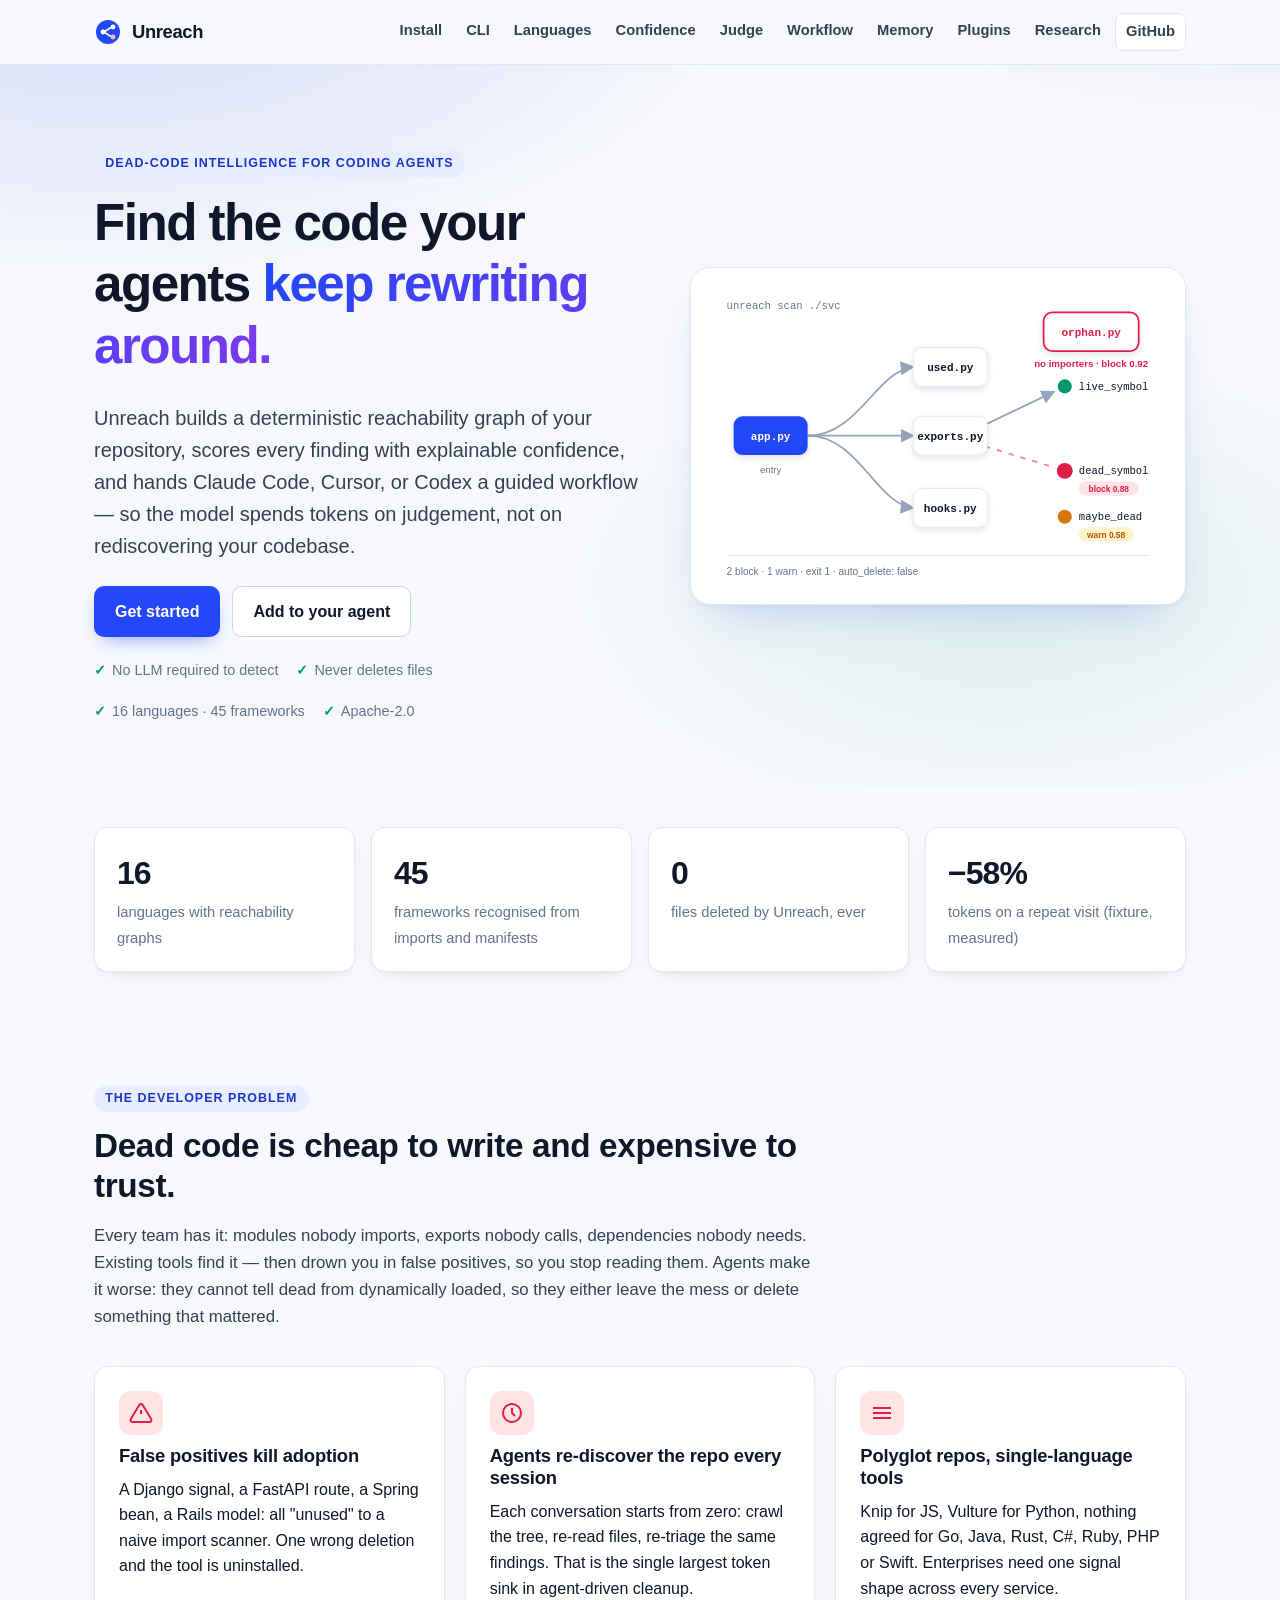
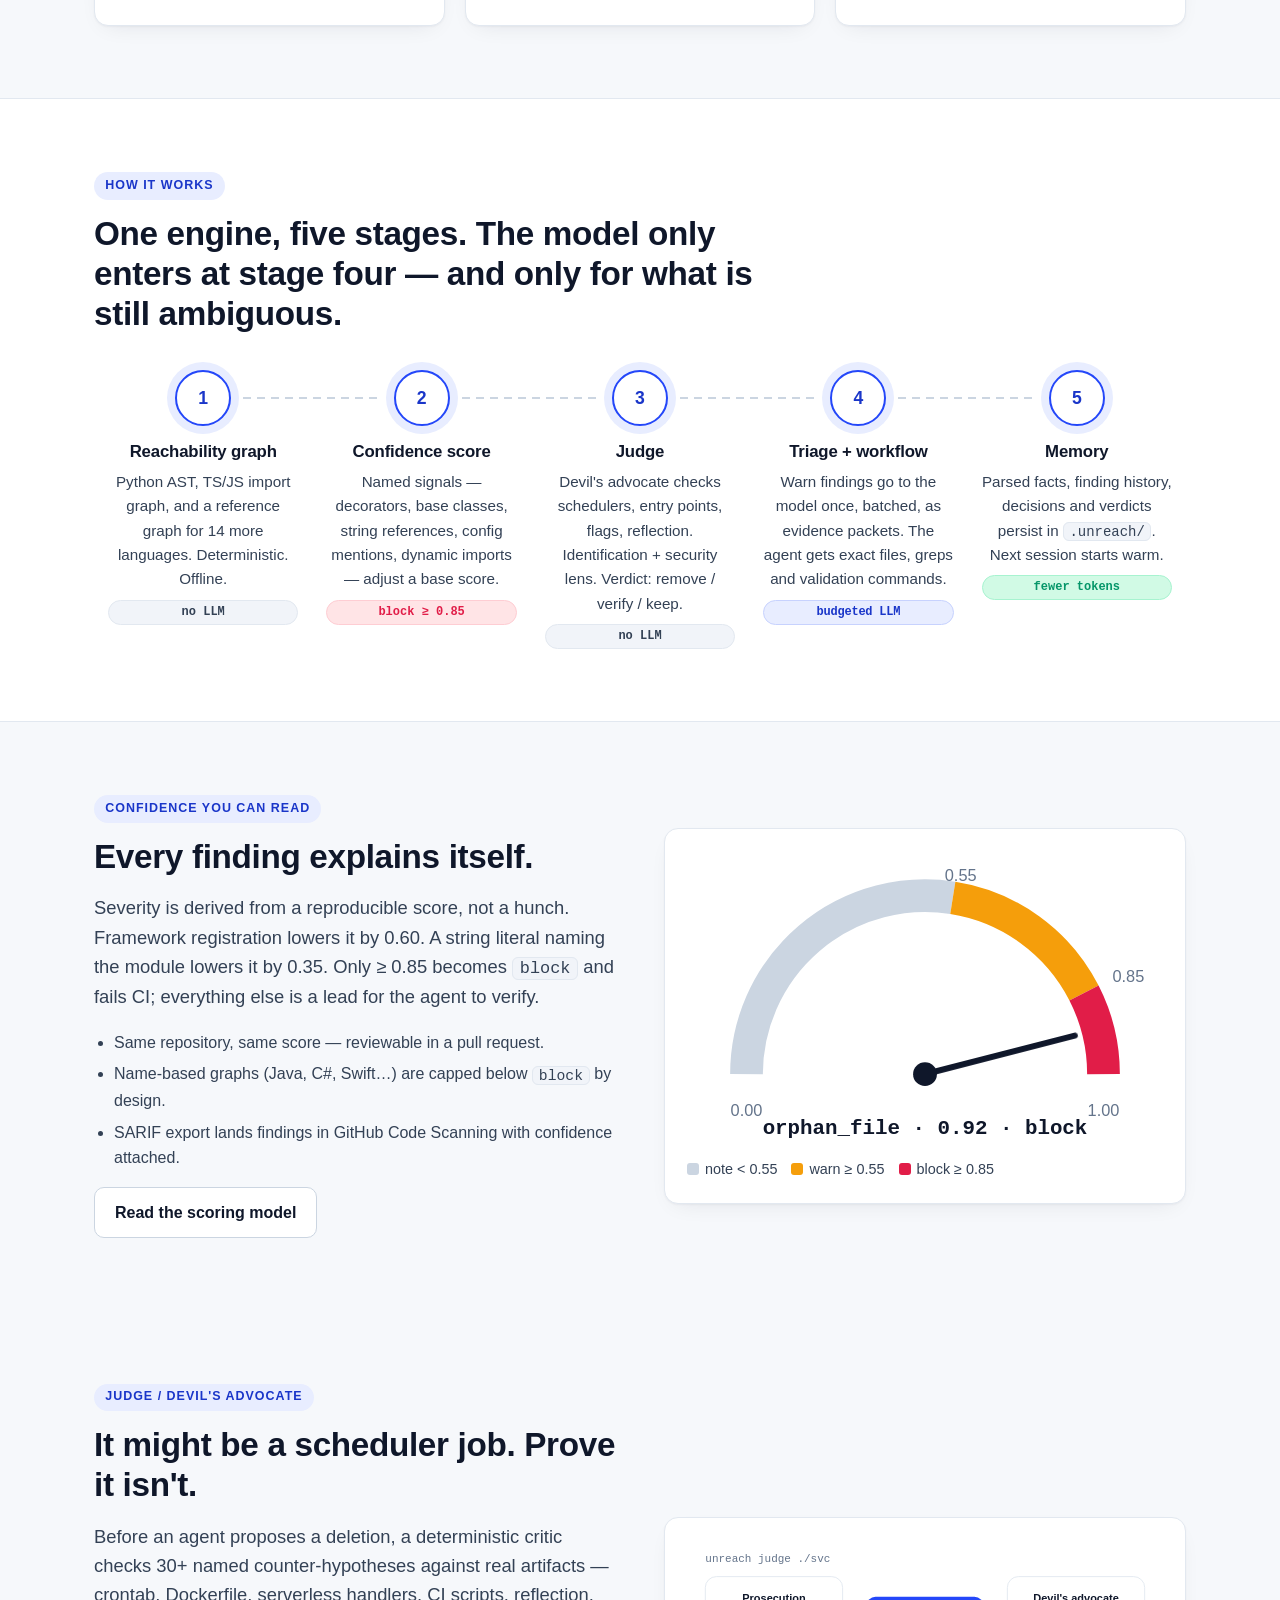
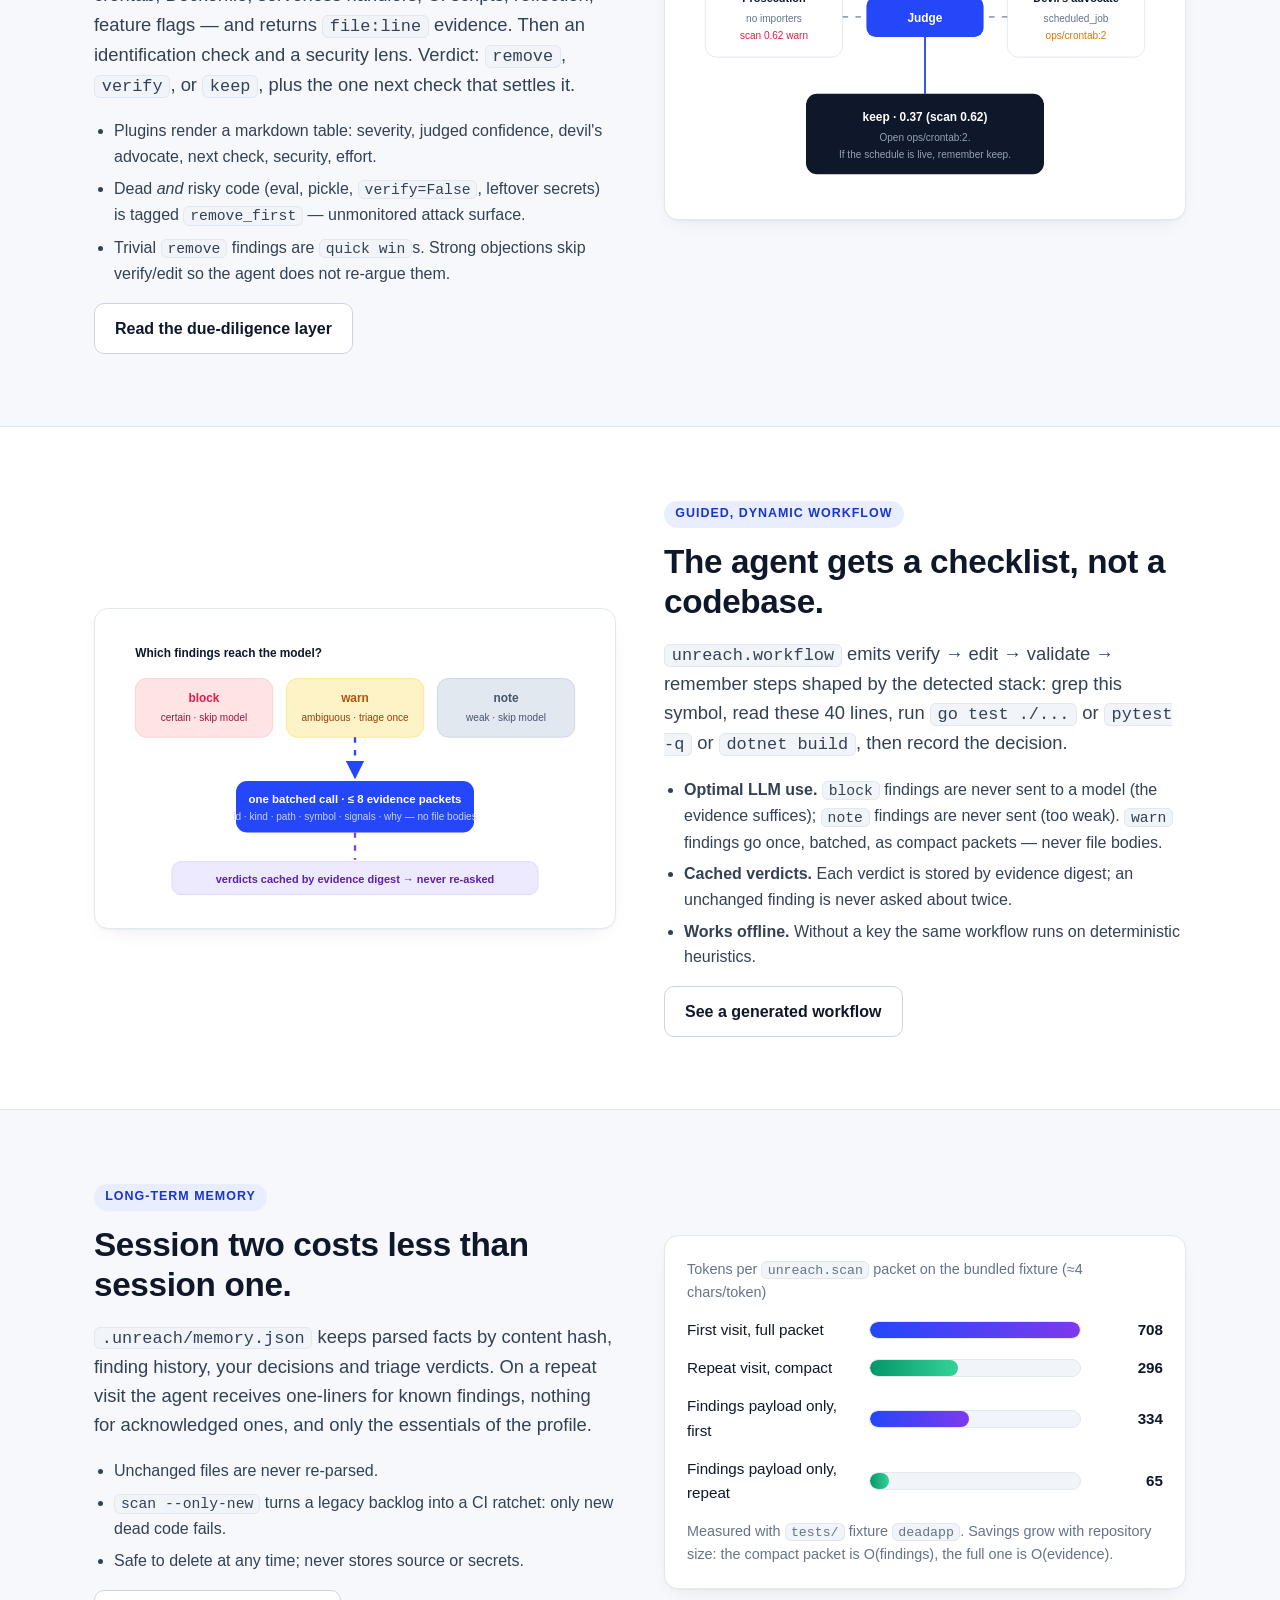
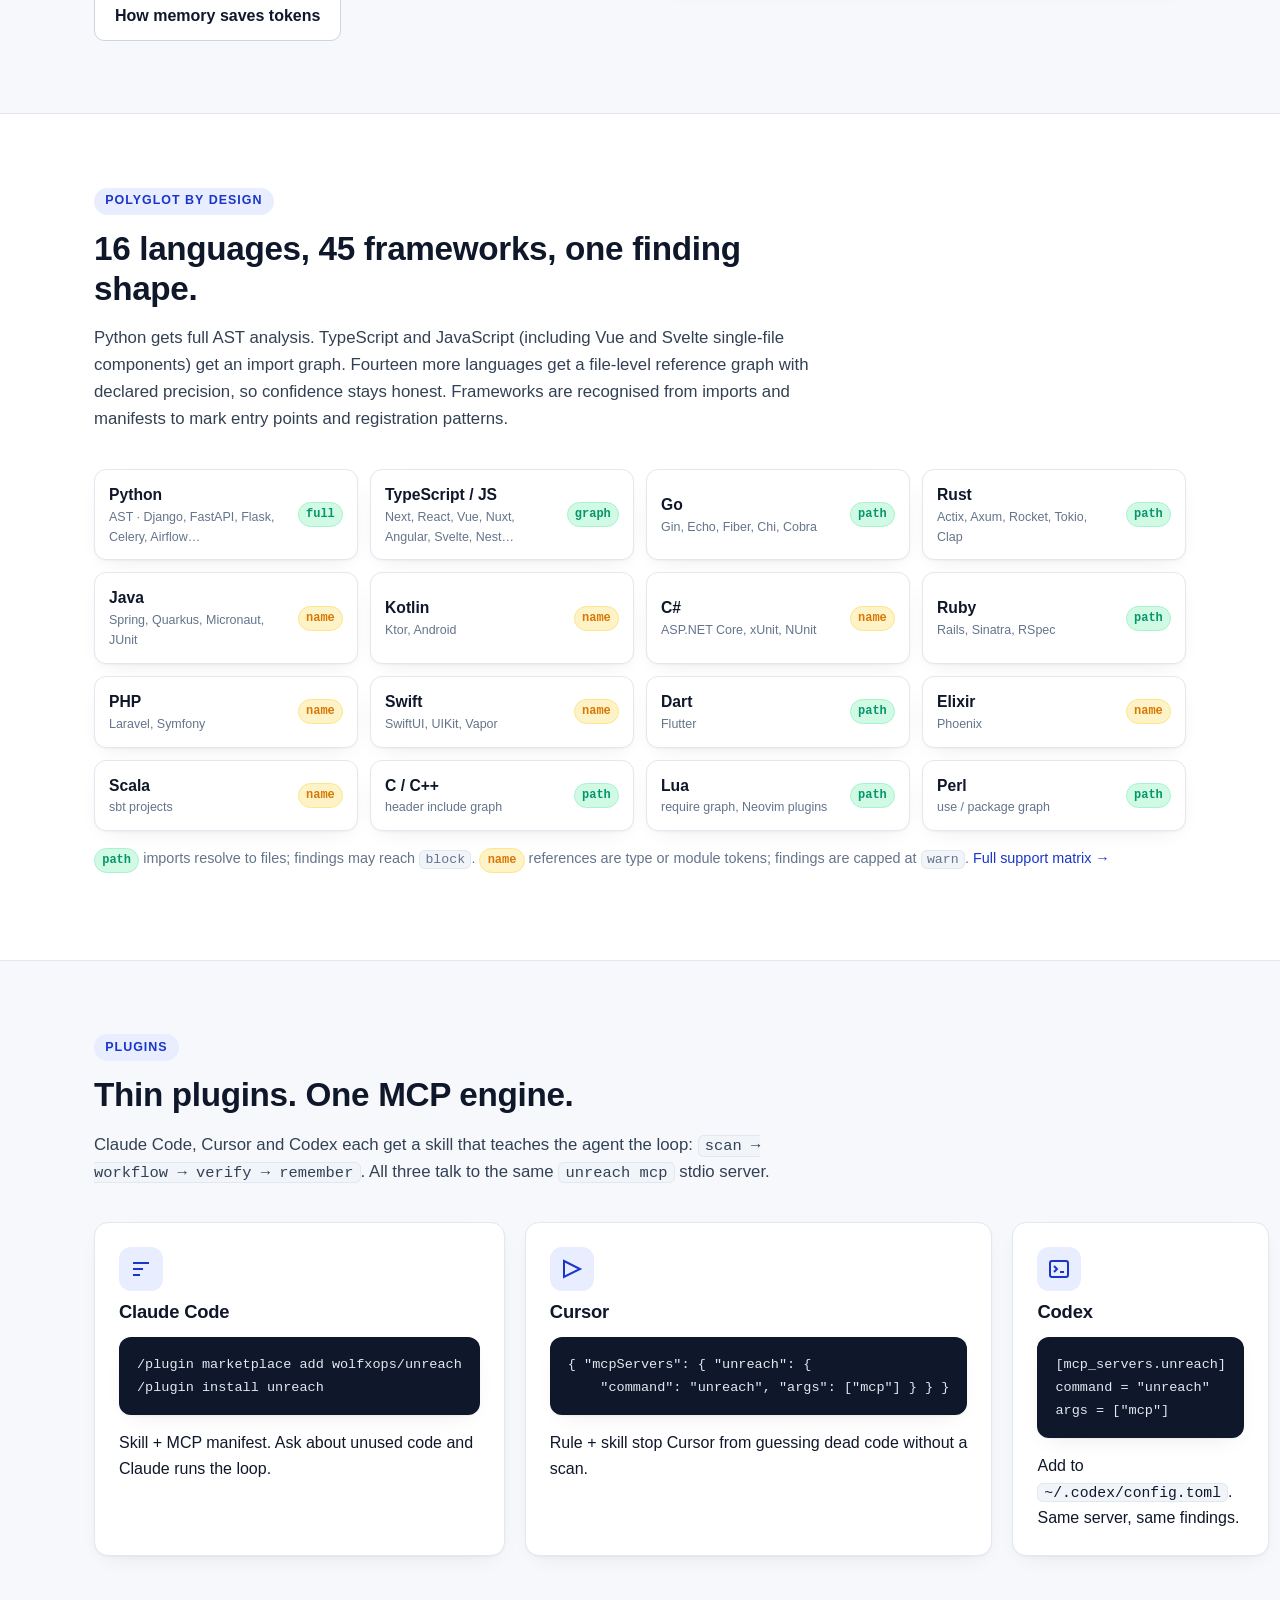
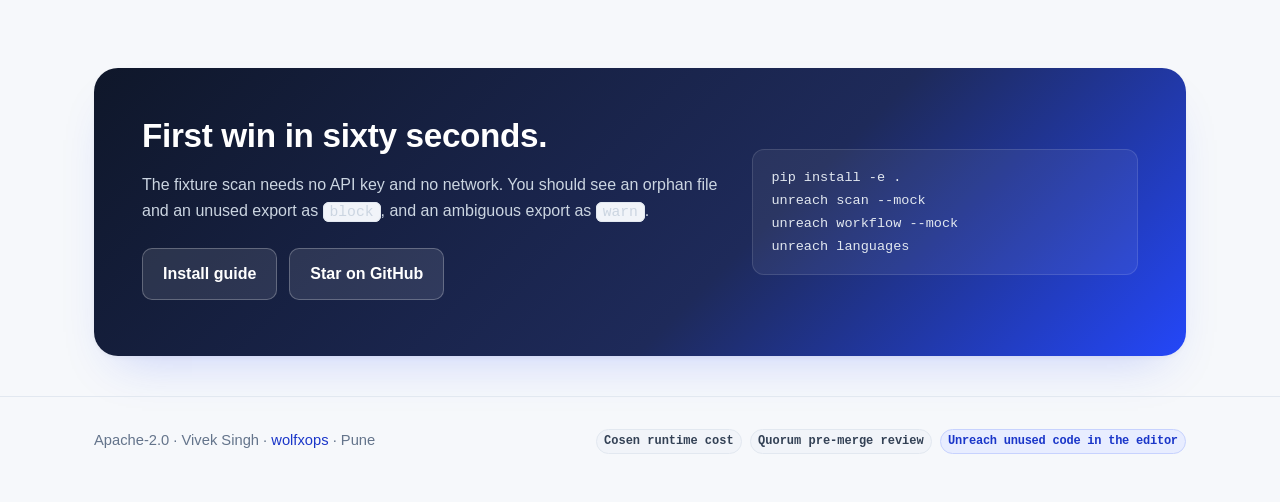
<file: docs/index.html>
<!DOCTYPE html>
<html lang="en">
<head>
  <meta charset="utf-8">
  <meta name="viewport" content="width=device-width, initial-scale=1">
  <title>Unreach — find the code your agents keep rewriting around</title>
  <meta name="description" content="Deterministic dead-code detection for 16 languages and 45 frameworks, with confidence scores, guided agent workflows, budgeted LLM triage, and long-term memory. Works in Claude Code, Cursor, and Codex.">
  <link rel="stylesheet" href="assets/style.css">
</head>
<body>
  <header class="site-header">
    <div class="container">
      <a class="brand" href="index.html">
        <svg class="mark" viewBox="0 0 28 28" aria-hidden="true"><circle cx="14" cy="14" r="12" fill="#2447f9"/><circle cx="9" cy="14" r="2.4" fill="#fff"/><circle cx="19" cy="9" r="2.4" fill="#fff"/><circle cx="19" cy="19" r="2.4" fill="#ffb4c0"/><path d="M11 13.2l5.6-3.4M11 14.8l5.6 3.4" stroke="#fff" stroke-width="1.6" stroke-linecap="round"/></svg>
        Unreach
      </a>
      <nav class="primary">
        <a href="install.html">Install</a>
        <a href="cli.html">CLI</a>
        <a href="languages.html">Languages</a>
        <a href="confidence.html">Confidence</a>
        <a href="judge.html">Judge</a>
        <a href="workflow.html">Workflow</a>
        <a href="memory.html">Memory</a>
        <a href="plugins.html">Plugins</a>
        <a href="research.html">Research</a>
        <a class="gh" href="https://github.com/wolfxops/unreach">GitHub</a>
      </nav>
    </div>
  </header>

  <main>
    <section class="hero">
      <div class="container hero-grid">
        <div>
          <span class="eyebrow reveal">Dead-code intelligence for coding agents</span>
          <h1 class="reveal d1">Find the code your agents <span>keep rewriting around.</span></h1>
          <p class="lead reveal d2">Unreach builds a deterministic reachability graph of your repository, scores every finding with explainable confidence, and hands Claude Code, Cursor, or Codex a guided workflow — so the model spends tokens on judgement, not on rediscovering your codebase.</p>
          <div class="btn-row reveal d3">
            <a class="btn primary" href="install.html">Get started</a>
            <a class="btn ghost" href="plugins.html">Add to your agent</a>
          </div>
          <div class="trust reveal d4">
            <span>No LLM required to detect</span>
            <span>Never deletes files</span>
            <span>16 languages · 45 frameworks</span>
            <span>Apache-2.0</span>
          </div>
        </div>
        <div class="hero-art reveal d2" aria-label="Import graph with two unreachable nodes highlighted">
          <svg viewBox="0 0 520 340" role="img">
            <defs>
              <marker id="arrow" viewBox="0 0 10 10" refX="9" refY="5" markerWidth="8" markerHeight="8" orient="auto-start-reverse"><path d="M0,0 L10,5 L0,10 z" fill="#94a3b8"/></marker>
              <filter id="soft" x="-30%" y="-30%" width="160%" height="160%"><feDropShadow dx="0" dy="3" stdDeviation="4" flood-color="#0f172a" flood-opacity=".12"/></filter>
            </defs>
            <text x="20" y="26" font-size="12" fill="#64748b" font-family="ui-monospace, Menlo, monospace">unreach scan ./svc</text>

            <!-- edges -->
            <path class="draw d1" d="M112,170 C170,170 190,96 232,92" fill="none" stroke="#94a3b8" stroke-width="2" marker-end="url(#arrow)"/>
            <path class="draw d1" d="M112,170 L232,170" fill="none" stroke="#94a3b8" stroke-width="2" marker-end="url(#arrow)"/>
            <path class="draw d2" d="M112,170 C170,170 190,248 232,252" fill="none" stroke="#94a3b8" stroke-width="2" marker-end="url(#arrow)"/>
            <path class="draw d3" d="M300,164 L392,120" fill="none" stroke="#94a3b8" stroke-width="2" marker-end="url(#arrow)"/>
            <path class="flow" d="M300,178 L392,206" fill="none" stroke="#e11d48" stroke-width="2" opacity=".55"/>

            <!-- entry -->
            <g filter="url(#soft)">
              <rect x="28" y="148" width="84" height="44" rx="10" fill="#2447f9"/>
              <text x="70" y="175" text-anchor="middle" font-size="12.5" font-weight="700" fill="#fff" font-family="ui-monospace, Menlo, monospace">app.py</text>
            </g>
            <text x="70" y="212" text-anchor="middle" font-size="11" fill="#64748b">entry</text>

            <!-- live modules -->
            <g filter="url(#soft)">
              <rect x="232" y="70" width="84" height="44" rx="10" fill="#fff" stroke="#e2e8f0"/>
              <text x="274" y="97" text-anchor="middle" font-size="12.5" font-weight="600" fill="#0f172a" font-family="ui-monospace, Menlo, monospace">used.py</text>
              <rect x="232" y="148" width="84" height="44" rx="10" fill="#fff" stroke="#e2e8f0"/>
              <text x="274" y="175" text-anchor="middle" font-size="12.5" font-weight="600" fill="#0f172a" font-family="ui-monospace, Menlo, monospace">exports.py</text>
              <rect x="232" y="230" width="84" height="44" rx="10" fill="#fff" stroke="#e2e8f0"/>
              <text x="274" y="257" text-anchor="middle" font-size="12.5" font-weight="600" fill="#0f172a" font-family="ui-monospace, Menlo, monospace">hooks.py</text>
            </g>

            <!-- symbols -->
            <g>
              <circle cx="404" cy="114" r="8" fill="#059669"/>
              <text x="420" y="118" font-size="12" fill="#0f172a" font-family="ui-monospace, Menlo, monospace">live_symbol</text>
            </g>
            <g>
              <circle class="pulse" cx="404" cy="210" r="9" fill="#e11d48"/>
              <text x="420" y="214" font-size="12" fill="#0f172a" font-family="ui-monospace, Menlo, monospace">dead_symbol</text>
              <rect x="420" y="222" width="68" height="16" rx="8" fill="#ffe4e6"/>
              <text x="454" y="234" text-anchor="middle" font-size="9.5" font-weight="700" fill="#e11d48">block 0.88</text>
            </g>
            <g>
              <circle class="pulse slow" cx="404" cy="262" r="8" fill="#d97706"/>
              <text x="420" y="266" font-size="12" fill="#0f172a" font-family="ui-monospace, Menlo, monospace">maybe_dead</text>
              <rect x="420" y="274" width="62" height="16" rx="8" fill="#fef3c7"/>
              <text x="451" y="286" text-anchor="middle" font-size="9.5" font-weight="700" fill="#b45309">warn 0.58</text>
            </g>

            <!-- orphan -->
            <g filter="url(#soft)">
              <rect class="pulse" x="380" y="30" width="108" height="44" rx="10" fill="#fff" stroke="#e11d48" stroke-width="2"/>
              <text x="434" y="57" text-anchor="middle" font-size="12.5" font-weight="700" fill="#e11d48" font-family="ui-monospace, Menlo, monospace">orphan.py</text>
            </g>
            <text x="434" y="92" text-anchor="middle" font-size="11" fill="#e11d48" font-weight="700">no importers · block 0.92</text>

            <!-- footer line -->
            <line x1="20" y1="306" x2="500" y2="306" stroke="#e2e8f0"/>
            <text x="20" y="328" font-size="11.5" fill="#64748b">2 block · 1 warn · exit 1 · auto_delete: false</text>
          </svg>
        </div>
      </div>
    </section>

    <section class="tight">
      <div class="container stats">
        <div class="stat reveal"><b>16</b><span>languages with reachability graphs</span></div>
        <div class="stat reveal d1"><b>45</b><span>frameworks recognised from imports and manifests</span></div>
        <div class="stat reveal d2"><b>0</b><span>files deleted by Unreach, ever</span></div>
        <div class="stat reveal d3"><b>−58%</b><span>tokens on a repeat visit (fixture, measured)</span></div>
      </div>
    </section>

    <section>
      <div class="container">
        <div class="section-head reveal">
          <span class="eyebrow">The developer problem</span>
          <h2>Dead code is cheap to write and expensive to trust.</h2>
          <p>Every team has it: modules nobody imports, exports nobody calls, dependencies nobody needs. Existing tools find it — then drown you in false positives, so you stop reading them. Agents make it worse: they cannot tell dead from dynamically loaded, so they either leave the mess or delete something that mattered.</p>
        </div>
        <div class="grid cols-3">
          <article class="card pain reveal">
            <div class="icon"><svg viewBox="0 0 24 24" fill="none" stroke="currentColor" stroke-width="2"><path d="M12 9v4m0 4h.01M10.3 3.9 1.8 18a2 2 0 0 0 1.7 3h17a2 2 0 0 0 1.7-3L13.7 3.9a2 2 0 0 0-3.4 0z"/></svg></div>
            <h3>False positives kill adoption</h3>
            <p>A Django signal, a FastAPI route, a Spring bean, a Rails model: all "unused" to a naive import scanner. One wrong deletion and the tool is uninstalled.</p>
          </article>
          <article class="card pain reveal d1">
            <div class="icon"><svg viewBox="0 0 24 24" fill="none" stroke="currentColor" stroke-width="2"><circle cx="12" cy="12" r="9"/><path d="M12 7v5l3 3"/></svg></div>
            <h3>Agents re-discover the repo every session</h3>
            <p>Each conversation starts from zero: crawl the tree, re-read files, re-triage the same findings. That is the single largest token sink in agent-driven cleanup.</p>
          </article>
          <article class="card pain reveal d2">
            <div class="icon"><svg viewBox="0 0 24 24" fill="none" stroke="currentColor" stroke-width="2"><path d="M3 7h18M3 12h18M3 17h18"/></svg></div>
            <h3>Polyglot repos, single-language tools</h3>
            <p>Knip for JS, Vulture for Python, nothing agreed for Go, Java, Rust, C#, Ruby, PHP or Swift. Enterprises need one signal shape across every service.</p>
          </article>
        </div>
      </div>
    </section>

    <section style="background: var(--surface); border-top: 1px solid var(--line); border-bottom: 1px solid var(--line);">
      <div class="container">
        <div class="section-head reveal">
          <span class="eyebrow">How it works</span>
          <h2>One engine, five stages. The model only enters at stage four — and only for what is still ambiguous.</h2>
        </div>
        <div class="pipeline cols-5">
          <div class="node reveal">
            <div class="bubble">1</div>
            <h3>Reachability graph</h3>
            <p>Python AST, TS/JS import graph, and a reference graph for 14 more languages. Deterministic. Offline.</p>
            <span class="tag">no LLM</span>
          </div>
          <div class="node reveal d1">
            <div class="bubble">2</div>
            <h3>Confidence score</h3>
            <p>Named signals — decorators, base classes, string references, config mentions, dynamic imports — adjust a base score.</p>
            <span class="tag block">block ≥ 0.85</span>
          </div>
          <div class="node reveal d2">
            <div class="bubble">3</div>
            <h3>Judge</h3>
            <p>Devil's advocate checks schedulers, entry points, flags, reflection. Identification + security lens. Verdict: remove / verify / keep.</p>
            <span class="tag">no LLM</span>
          </div>
          <div class="node reveal d3">
            <div class="bubble">4</div>
            <h3>Triage + workflow</h3>
            <p>Warn findings go to the model once, batched, as evidence packets. The agent gets exact files, greps and validation commands.</p>
            <span class="tag brand">budgeted LLM</span>
          </div>
          <div class="node reveal d4">
            <div class="bubble">5</div>
            <h3>Memory</h3>
            <p>Parsed facts, finding history, decisions and verdicts persist in <code>.unreach/</code>. Next session starts warm.</p>
            <span class="tag ok">fewer tokens</span>
          </div>
        </div>
      </div>
    </section>

    <section>
      <div class="container feature">
        <div class="reveal">
          <span class="eyebrow">Confidence you can read</span>
          <h2>Every finding explains itself.</h2>
          <p class="lead">Severity is derived from a reproducible score, not a hunch. Framework registration lowers it by 0.60. A string literal naming the module lowers it by 0.35. Only ≥ 0.85 becomes <code>block</code> and fails CI; everything else is a lead for the agent to verify.</p>
          <ul>
            <li>Same repository, same score — reviewable in a pull request.</li>
            <li>Name-based graphs (Java, C#, Swift…) are capped below <code>block</code> by design.</li>
            <li>SARIF export lands findings in GitHub Code Scanning with confidence attached.</li>
          </ul>
          <a class="btn ghost" href="confidence.html">Read the scoring model</a>
        </div>
        <div class="art gauge reveal d1" aria-label="Confidence gauge pointing at 0.92, in the block range">
          <svg viewBox="0 0 320 200" role="img">
            <path d="M40,150 A120,120 0 0 1 178.7,31.5" fill="none" stroke="#cbd5e1" stroke-width="22" stroke-linecap="butt"/>
            <path d="M178.7,31.5 A120,120 0 0 1 266.9,95.5" fill="none" stroke="#f59e0b" stroke-width="22"/>
            <path d="M266.9,95.5 A120,120 0 0 1 280,150" fill="none" stroke="#e11d48" stroke-width="22"/>
            <text x="40" y="178" font-size="11" fill="#64748b" text-anchor="middle">0.00</text>
            <text x="184" y="20" font-size="11" fill="#64748b" text-anchor="middle">0.55</text>
            <text x="286" y="88" font-size="11" fill="#64748b" text-anchor="start">0.85</text>
            <text x="280" y="178" font-size="11" fill="#64748b" text-anchor="middle">1.00</text>
            <line class="needle" x1="160" y1="150" x2="160" y2="46" stroke="#0f172a" stroke-width="4" stroke-linecap="round"/>
            <circle cx="160" cy="150" r="8" fill="#0f172a"/>
            <text x="160" y="190" font-size="14" font-weight="700" fill="#0f172a" text-anchor="middle" font-family="ui-monospace, Menlo, monospace">orphan_file · 0.92 · block</text>
          </svg>
          <div class="legend"><span><i style="background:#cbd5e1"></i>note &lt; 0.55</span><span><i style="background:#f59e0b"></i>warn ≥ 0.55</span><span><i style="background:#e11d48"></i>block ≥ 0.85</span></div>
        </div>
      </div>
    </section>

    <section>
      <div class="container feature">
        <div class="reveal">
          <span class="eyebrow">Judge / devil's advocate</span>
          <h2>It might be a scheduler job. Prove it isn't.</h2>
          <p class="lead">Before an agent proposes a deletion, a deterministic critic checks 30+ named counter-hypotheses against real artifacts — crontab, Dockerfile, serverless handlers, CI scripts, reflection, feature flags — and returns <code>file:line</code> evidence. Then an identification check and a security lens. Verdict: <code>remove</code>, <code>verify</code>, or <code>keep</code>, plus the one next check that settles it.</p>
          <ul>
            <li>Plugins render a markdown table: severity, judged confidence, devil's advocate, next check, security, effort.</li>
            <li>Dead <em>and</em> risky code (eval, pickle, <code>verify=False</code>, leftover secrets) is tagged <code>remove_first</code> — unmonitored attack surface.</li>
            <li>Trivial <code>remove</code> findings are <code>quick win</code>s. Strong objections skip verify/edit so the agent does not re-argue them.</li>
          </ul>
          <a class="btn ghost" href="judge.html">Read the due-diligence layer</a>
        </div>
        <div class="art reveal d1" aria-label="Prosecution versus devil's advocate producing a keep verdict">
          <svg viewBox="0 0 520 280" role="img">
            <text x="20" y="24" font-size="12" fill="#64748b" font-family="ui-monospace, Menlo, monospace">unreach judge ./svc</text>
            <rect x="20" y="40" width="150" height="88" rx="12" fill="#fff" stroke="#e2e8f0"/>
            <text x="95" y="68" text-anchor="middle" font-size="12" font-weight="700" fill="#0f172a">Prosecution</text>
            <text x="95" y="90" text-anchor="middle" font-size="11" fill="#64748b">no importers</text>
            <text x="95" y="108" text-anchor="middle" font-size="11" fill="#e11d48">scan 0.62 warn</text>
            <rect x="350" y="40" width="150" height="88" rx="12" fill="#fff" stroke="#e2e8f0"/>
            <text x="425" y="68" text-anchor="middle" font-size="12" font-weight="700" fill="#0f172a">Devil's advocate</text>
            <text x="425" y="90" text-anchor="middle" font-size="11" fill="#64748b">scheduled_job</text>
            <text x="425" y="108" text-anchor="middle" font-size="11" fill="#d97706">ops/crontab:2</text>
            <path class="flow" d="M170,84 L232,84" stroke="#94a3b8" stroke-width="2" fill="none"/>
            <path class="flow" d="M350,84 L288,84" stroke="#94a3b8" stroke-width="2" fill="none"/>
            <rect x="196" y="62" width="128" height="44" rx="10" fill="#2447f9"/>
            <text x="260" y="90" text-anchor="middle" font-size="13" font-weight="700" fill="#fff">Judge</text>
            <path class="draw d2" d="M260,106 L260,168" stroke="#2447f9" stroke-width="2" fill="none"/>
            <rect x="130" y="168" width="260" height="88" rx="12" fill="#0f172a"/>
            <text x="260" y="198" text-anchor="middle" font-size="13" font-weight="700" fill="#fff">keep · 0.37 (scan 0.62)</text>
            <text x="260" y="220" text-anchor="middle" font-size="11" fill="#94a3b8">Open ops/crontab:2.</text>
            <text x="260" y="238" text-anchor="middle" font-size="11" fill="#94a3b8">If the schedule is live, remember keep.</text>
          </svg>
        </div>
      </div>
    </section>

    <section style="background: var(--surface); border-top: 1px solid var(--line); border-bottom: 1px solid var(--line);">
      <div class="container feature flip">
        <div class="reveal">
          <span class="eyebrow">Guided, dynamic workflow</span>
          <h2>The agent gets a checklist, not a codebase.</h2>
          <p class="lead"><code>unreach.workflow</code> emits verify → edit → validate → remember steps shaped by the detected stack: grep this symbol, read these 40 lines, run <code>go test ./...</code> or <code>pytest -q</code> or <code>dotnet build</code>, then record the decision.</p>
          <ul>
            <li><strong>Optimal LLM use.</strong> <code>block</code> findings are never sent to a model (the evidence suffices); <code>note</code> findings are never sent (too weak). <code>warn</code> findings go once, batched, as compact packets — never file bodies.</li>
            <li><strong>Cached verdicts.</strong> Each verdict is stored by evidence digest; an unchanged finding is never asked about twice.</li>
            <li><strong>Works offline.</strong> Without a key the same workflow runs on deterministic heuristics.</li>
          </ul>
          <a class="btn ghost" href="workflow.html">See a generated workflow</a>
        </div>
        <div class="art reveal d1" aria-label="Diagram of the token budget policy">
          <svg viewBox="0 0 520 300" role="img">
            <text x="20" y="28" font-size="13" font-weight="700" fill="#0f172a">Which findings reach the model?</text>
            <g>
              <rect x="20" y="52" width="150" height="64" rx="12" fill="#ffe4e6" stroke="#fecdd3"/>
              <text x="95" y="78" text-anchor="middle" font-size="13" font-weight="700" fill="#e11d48">block</text>
              <text x="95" y="98" text-anchor="middle" font-size="11" fill="#9f1239">certain · skip model</text>
              <rect x="185" y="52" width="150" height="64" rx="12" fill="#fef3c7" stroke="#fde68a"/>
              <text x="260" y="78" text-anchor="middle" font-size="13" font-weight="700" fill="#b45309">warn</text>
              <text x="260" y="98" text-anchor="middle" font-size="11" fill="#92400e">ambiguous · triage once</text>
              <rect x="350" y="52" width="150" height="64" rx="12" fill="#e2e8f0" stroke="#cbd5e1"/>
              <text x="425" y="78" text-anchor="middle" font-size="13" font-weight="700" fill="#475569">note</text>
              <text x="425" y="98" text-anchor="middle" font-size="11" fill="#475569">weak · skip model</text>
            </g>
            <path class="flow" d="M260,116 L260,160" stroke="#2447f9" stroke-width="2.5" fill="none" marker-end="url(#arrow2)"/>
            <defs><marker id="arrow2" viewBox="0 0 10 10" refX="9" refY="5" markerWidth="8" markerHeight="8" orient="auto-start-reverse"><path d="M0,0 L10,5 L0,10 z" fill="#2447f9"/></marker></defs>
            <rect x="130" y="164" width="260" height="56" rx="12" fill="#2447f9"/>
            <text x="260" y="188" text-anchor="middle" font-size="12.5" font-weight="700" fill="#fff">one batched call · ≤ 8 evidence packets</text>
            <text x="260" y="207" text-anchor="middle" font-size="11" fill="#c7d2fe">id · kind · path · symbol · signals · why — no file bodies</text>
            <path class="flow" d="M260,220 L260,250" stroke="#7c3aed" stroke-width="2.5" fill="none"/>
            <rect x="60" y="252" width="400" height="36" rx="10" fill="#ede9fe" stroke="#ddd6fe"/>
            <text x="260" y="275" text-anchor="middle" font-size="12" font-weight="700" fill="#5b21b6">verdicts cached by evidence digest → never re-asked</text>
          </svg>
        </div>
      </div>
    </section>

    <section>
      <div class="container feature">
        <div class="reveal">
          <span class="eyebrow">Long-term memory</span>
          <h2>Session two costs less than session one.</h2>
          <p class="lead"><code>.unreach/memory.json</code> keeps parsed facts by content hash, finding history, your decisions and triage verdicts. On a repeat visit the agent receives one-liners for known findings, nothing for acknowledged ones, and only the essentials of the profile.</p>
          <ul>
            <li>Unchanged files are never re-parsed.</li>
            <li><code>scan --only-new</code> turns a legacy backlog into a CI ratchet: only new dead code fails.</li>
            <li>Safe to delete at any time; never stores source or secrets.</li>
          </ul>
          <a class="btn ghost" href="memory.html">How memory saves tokens</a>
        </div>
        <div class="art reveal d1">
          <p class="small muted" style="margin:0 0 14px">Tokens per <code>unreach.scan</code> packet on the bundled fixture (≈4 chars/token)</p>
          <div class="bars">
            <div class="bar"><span>First visit, full packet</span><div class="track"><div class="fill" style="--w:100%"></div></div><b>708</b></div>
            <div class="bar"><span>Repeat visit, compact</span><div class="track"><div class="fill ok" style="--w:42%"></div></div><b>296</b></div>
            <div class="bar"><span>Findings payload only, first</span><div class="track"><div class="fill" style="--w:47%"></div></div><b>334</b></div>
            <div class="bar"><span>Findings payload only, repeat</span><div class="track"><div class="fill ok" style="--w:9%"></div></div><b>65</b></div>
          </div>
          <p class="small muted" style="margin:14px 0 0">Measured with <code>tests/</code> fixture <code>deadapp</code>. Savings grow with repository size: the compact packet is O(findings), the full one is O(evidence).</p>
        </div>
      </div>
    </section>

    <section style="background: var(--surface); border-top: 1px solid var(--line); border-bottom: 1px solid var(--line);">
      <div class="container">
        <div class="section-head reveal">
          <span class="eyebrow">Polyglot by design</span>
          <h2>16 languages, 45 frameworks, one finding shape.</h2>
          <p>Python gets full AST analysis. TypeScript and JavaScript (including Vue and Svelte single-file components) get an import graph. Fourteen more languages get a file-level reference graph with declared precision, so confidence stays honest. Frameworks are recognised from imports and manifests to mark entry points and registration patterns.</p>
        </div>
        <div class="langs">
          <div class="lang reveal"><div><strong>Python</strong><small>AST · Django, FastAPI, Flask, Celery, Airflow…</small></div><span class="tag ok">full</span></div>
          <div class="lang reveal"><div><strong>TypeScript / JS</strong><small>Next, React, Vue, Nuxt, Angular, Svelte, Nest…</small></div><span class="tag ok">graph</span></div>
          <div class="lang reveal"><div><strong>Go</strong><small>Gin, Echo, Fiber, Chi, Cobra</small></div><span class="tag ok">path</span></div>
          <div class="lang reveal"><div><strong>Rust</strong><small>Actix, Axum, Rocket, Tokio, Clap</small></div><span class="tag ok">path</span></div>
          <div class="lang reveal d1"><div><strong>Java</strong><small>Spring, Quarkus, Micronaut, JUnit</small></div><span class="tag warn">name</span></div>
          <div class="lang reveal d1"><div><strong>Kotlin</strong><small>Ktor, Android</small></div><span class="tag warn">name</span></div>
          <div class="lang reveal d1"><div><strong>C#</strong><small>ASP.NET Core, xUnit, NUnit</small></div><span class="tag warn">name</span></div>
          <div class="lang reveal d1"><div><strong>Ruby</strong><small>Rails, Sinatra, RSpec</small></div><span class="tag ok">path</span></div>
          <div class="lang reveal d2"><div><strong>PHP</strong><small>Laravel, Symfony</small></div><span class="tag warn">name</span></div>
          <div class="lang reveal d2"><div><strong>Swift</strong><small>SwiftUI, UIKit, Vapor</small></div><span class="tag warn">name</span></div>
          <div class="lang reveal d2"><div><strong>Dart</strong><small>Flutter</small></div><span class="tag ok">path</span></div>
          <div class="lang reveal d2"><div><strong>Elixir</strong><small>Phoenix</small></div><span class="tag warn">name</span></div>
          <div class="lang reveal d3"><div><strong>Scala</strong><small>sbt projects</small></div><span class="tag warn">name</span></div>
          <div class="lang reveal d3"><div><strong>C / C++</strong><small>header include graph</small></div><span class="tag ok">path</span></div>
          <div class="lang reveal d3"><div><strong>Lua</strong><small>require graph, Neovim plugins</small></div><span class="tag ok">path</span></div>
          <div class="lang reveal d3"><div><strong>Perl</strong><small>use / package graph</small></div><span class="tag ok">path</span></div>
        </div>
        <p class="small muted" style="margin-top:16px"><span class="tag ok">path</span> imports resolve to files; findings may reach <code>block</code>. <span class="tag warn">name</span> references are type or module tokens; findings are capped at <code>warn</code>. <a href="languages.html">Full support matrix →</a></p>
      </div>
    </section>

    <section>
      <div class="container">
        <div class="section-head reveal">
          <span class="eyebrow">Plugins</span>
          <h2>Thin plugins. One MCP engine.</h2>
          <p>Claude Code, Cursor and Codex each get a skill that teaches the agent the loop: <code>scan → workflow → verify → remember</code>. All three talk to the same <code>unreach mcp</code> stdio server.</p>
        </div>
        <div class="grid cols-3">
          <article class="card reveal">
            <div class="icon"><svg viewBox="0 0 24 24" fill="none" stroke="currentColor" stroke-width="2"><path d="M4 6h16M4 12h10M4 18h7"/></svg></div>
            <h3>Claude Code</h3>
            <pre><code>/plugin marketplace add wolfxops/unreach
/plugin install unreach</code></pre>
            <p>Skill + MCP manifest. Ask about unused code and Claude runs the loop.</p>
          </article>
          <article class="card reveal d1">
            <div class="icon"><svg viewBox="0 0 24 24" fill="none" stroke="currentColor" stroke-width="2"><path d="M4 4l16 8-16 8z"/></svg></div>
            <h3>Cursor</h3>
            <pre><code>{ "mcpServers": { "unreach": {
    "command": "unreach", "args": ["mcp"] } } }</code></pre>
            <p>Rule + skill stop Cursor from guessing dead code without a scan.</p>
          </article>
          <article class="card reveal d2">
            <div class="icon"><svg viewBox="0 0 24 24" fill="none" stroke="currentColor" stroke-width="2"><rect x="3" y="4" width="18" height="16" rx="2"/><path d="M7 9l3 3-3 3M13 15h4"/></svg></div>
            <h3>Codex</h3>
            <pre><code>[mcp_servers.unreach]
command = "unreach"
args = ["mcp"]</code></pre>
            <p>Add to <code>~/.codex/config.toml</code>. Same server, same findings.</p>
          </article>
        </div>
      </div>
    </section>

    <section class="tight">
      <div class="container">
        <div class="cta reveal">
          <div>
            <h2>First win in sixty seconds.</h2>
            <p>The fixture scan needs no API key and no network. You should see an orphan file and an unused export as <code>block</code>, and an ambiguous export as <code>warn</code>.</p>
            <div class="btn-row">
              <a class="btn ghost" href="install.html">Install guide</a>
              <a class="btn ghost" href="https://github.com/wolfxops/unreach">Star on GitHub</a>
            </div>
          </div>
          <pre><code>pip install -e .
unreach scan --mock
unreach workflow --mock
unreach languages</code></pre>
        </div>
      </div>
    </section>
  </main>

  <footer class="site-footer">
    <div class="container">
      <div>Apache-2.0 · Vivek Singh · <a href="https://x.com/wolfxops">wolfxops</a> · Pune</div>
      <div class="house">
        <span class="tag"><strong>Cosen</strong>&nbsp;runtime cost</span>
        <span class="tag"><strong>Quorum</strong>&nbsp;pre-merge review</span>
        <span class="tag brand"><strong>Unreach</strong>&nbsp;unused code in the editor</span>
      </div>
    </div>
  </footer>
  <script src="assets/site.js" defer></script>
</body>
</html>
</file>
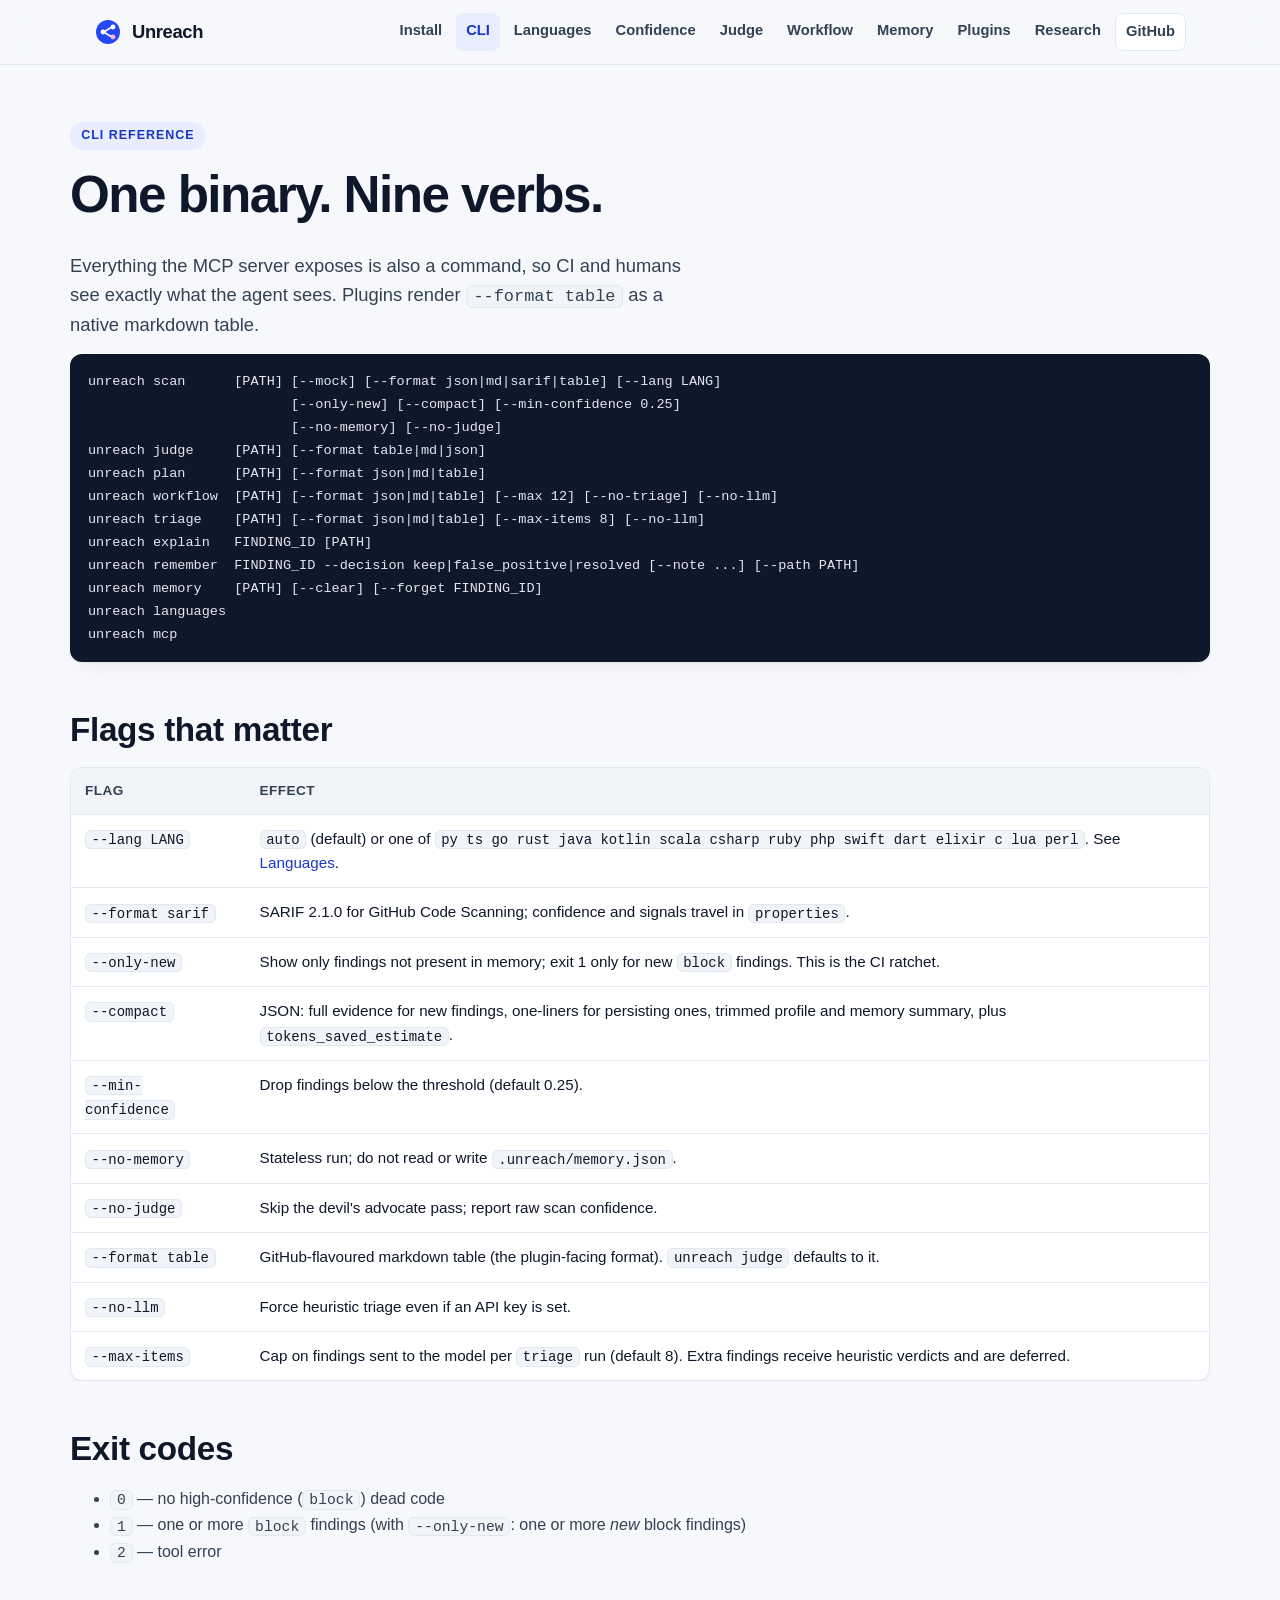
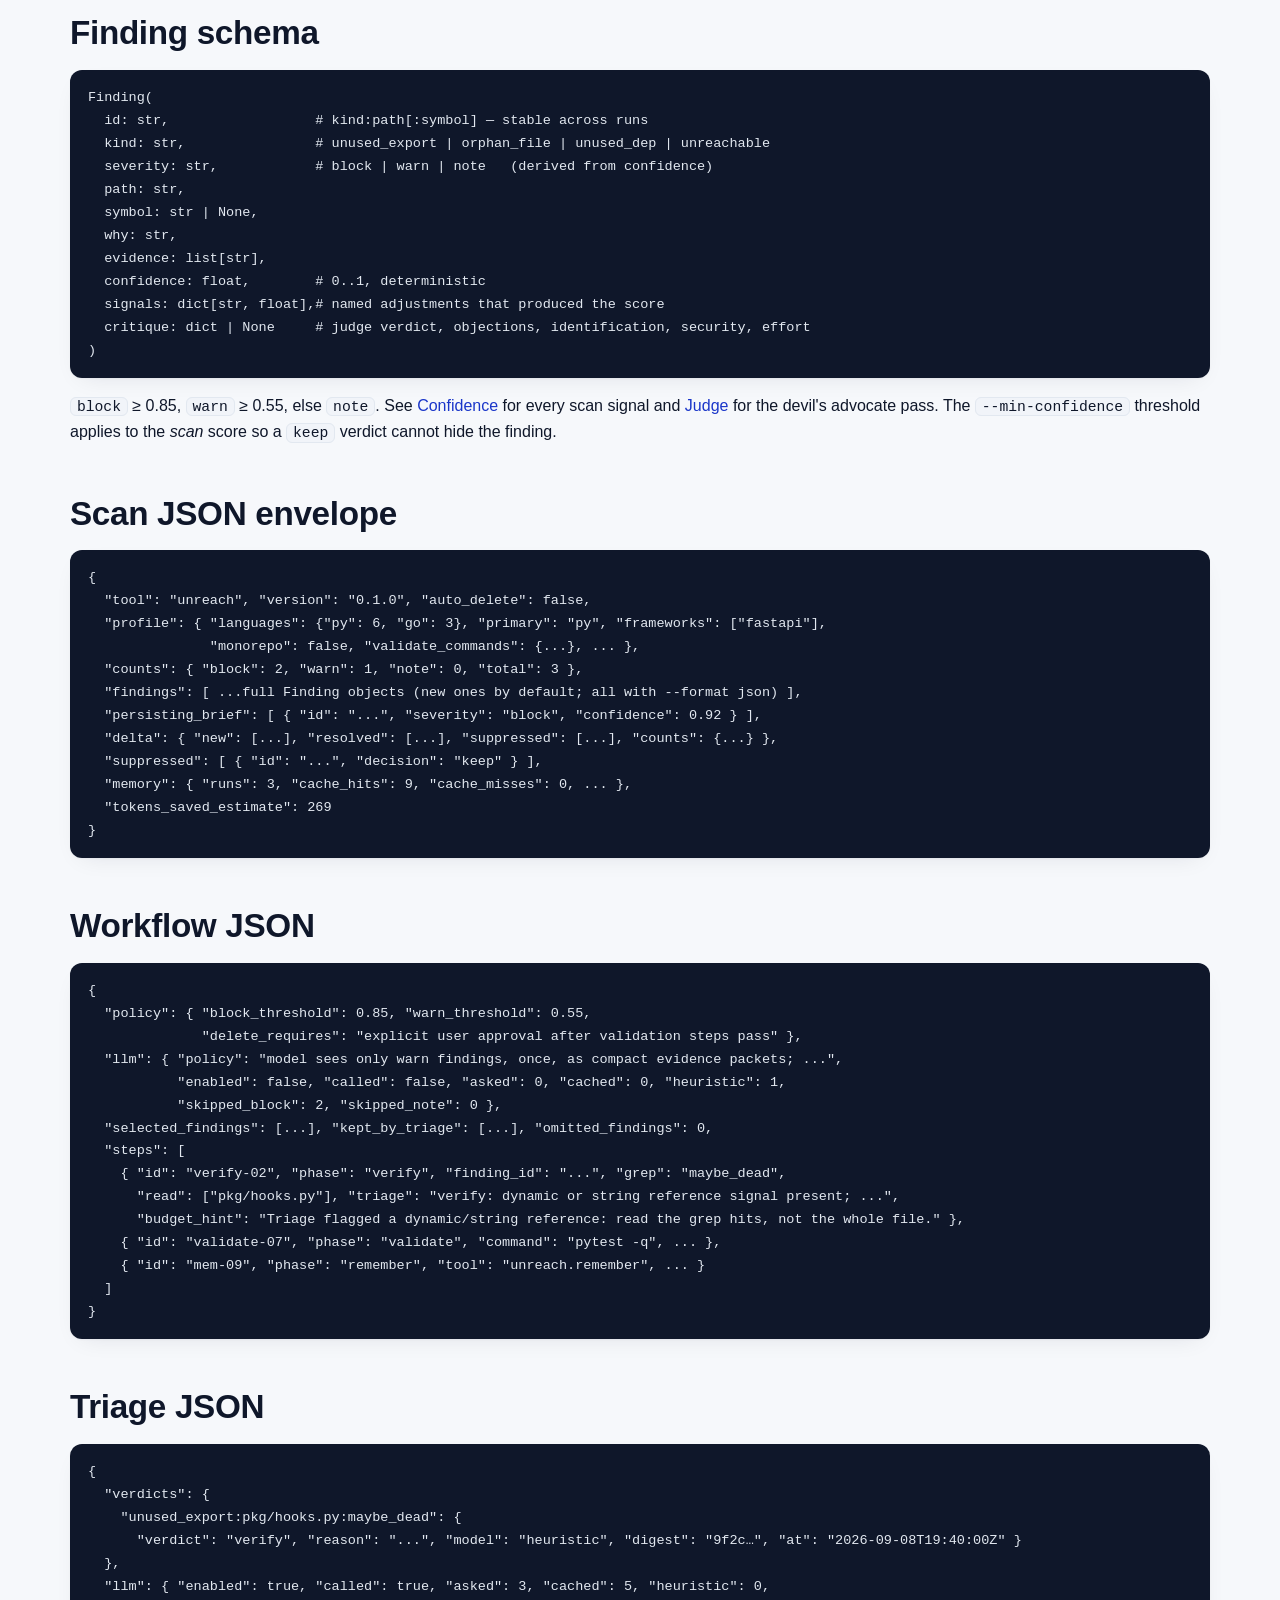
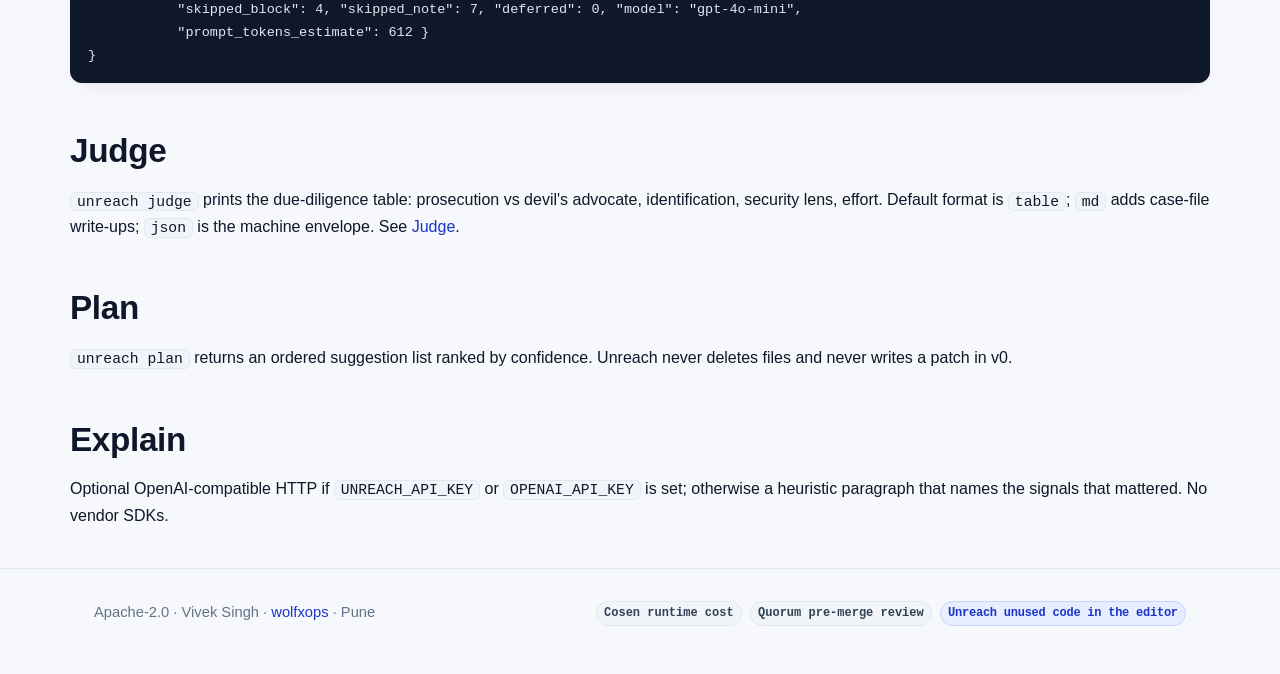
<file: docs/cli.html>
<!DOCTYPE html>
<html lang="en">
<head>
  <meta charset="utf-8">
  <meta name="viewport" content="width=device-width, initial-scale=1">
  <title>CLI — Unreach</title>
  <meta name="description" content="Unreach CLI reference: scan, plan, workflow, triage, explain, remember, memory, languages, mcp. Finding schema and JSON envelope.">
  <link rel="stylesheet" href="assets/style.css">
</head>
<body>
  <header class="site-header">
    <div class="container">
      <a class="brand" href="index.html"><svg class="mark" viewBox="0 0 28 28" aria-hidden="true"><circle cx="14" cy="14" r="12" fill="#2447f9"/><circle cx="9" cy="14" r="2.4" fill="#fff"/><circle cx="19" cy="9" r="2.4" fill="#fff"/><circle cx="19" cy="19" r="2.4" fill="#ffb4c0"/><path d="M11 13.2l5.6-3.4M11 14.8l5.6 3.4" stroke="#fff" stroke-width="1.6" stroke-linecap="round"/></svg>Unreach</a>
      <nav class="primary">
        <a href="install.html">Install</a>
        <a href="cli.html" aria-current="page">CLI</a>
        <a href="languages.html">Languages</a>
        <a href="confidence.html">Confidence</a>
        <a href="judge.html">Judge</a>
        <a href="workflow.html">Workflow</a>
        <a href="memory.html">Memory</a>
        <a href="plugins.html">Plugins</a>
        <a href="research.html">Research</a>
        <a class="gh" href="https://github.com/wolfxops/unreach">GitHub</a>
      </nav>
    </div>
  </header>

  <main class="container page prose">
    <span class="eyebrow reveal">CLI reference</span>
    <h1 class="reveal d1">One binary. Nine verbs.</h1>
    <p class="lead reveal d2">Everything the MCP server exposes is also a command, so CI and humans see exactly what the agent sees. Plugins render <code>--format table</code> as a native markdown table.</p>

    <pre class="reveal d3"><code>unreach scan      [PATH] [--mock] [--format json|md|sarif|table] [--lang LANG]
                         [--only-new] [--compact] [--min-confidence 0.25]
                         [--no-memory] [--no-judge]
unreach judge     [PATH] [--format table|md|json]
unreach plan      [PATH] [--format json|md|table]
unreach workflow  [PATH] [--format json|md|table] [--max 12] [--no-triage] [--no-llm]
unreach triage    [PATH] [--format json|md|table] [--max-items 8] [--no-llm]
unreach explain   FINDING_ID [PATH]
unreach remember  FINDING_ID --decision keep|false_positive|resolved [--note ...] [--path PATH]
unreach memory    [PATH] [--clear] [--forget FINDING_ID]
unreach languages
unreach mcp</code></pre>

    <h2>Flags that matter</h2>
    <div class="table-wrap"><table>
      <thead><tr><th>Flag</th><th>Effect</th></tr></thead>
      <tbody>
        <tr><td><code>--lang LANG</code></td><td><code>auto</code> (default) or one of <code>py ts go rust java kotlin scala csharp ruby php swift dart elixir c lua perl</code>. See <a href="languages.html">Languages</a>.</td></tr>
        <tr><td><code>--format sarif</code></td><td>SARIF 2.1.0 for GitHub Code Scanning; confidence and signals travel in <code>properties</code>.</td></tr>
        <tr><td><code>--only-new</code></td><td>Show only findings not present in memory; exit 1 only for new <code>block</code> findings. This is the CI ratchet.</td></tr>
        <tr><td><code>--compact</code></td><td>JSON: full evidence for new findings, one-liners for persisting ones, trimmed profile and memory summary, plus <code>tokens_saved_estimate</code>.</td></tr>
        <tr><td><code>--min-confidence</code></td><td>Drop findings below the threshold (default 0.25).</td></tr>
        <tr><td><code>--no-memory</code></td><td>Stateless run; do not read or write <code>.unreach/memory.json</code>.</td></tr>
        <tr><td><code>--no-judge</code></td><td>Skip the devil's advocate pass; report raw scan confidence.</td></tr>
        <tr><td><code>--format table</code></td><td>GitHub-flavoured markdown table (the plugin-facing format). <code>unreach judge</code> defaults to it.</td></tr>
        <tr><td><code>--no-llm</code></td><td>Force heuristic triage even if an API key is set.</td></tr>
        <tr><td><code>--max-items</code></td><td>Cap on findings sent to the model per <code>triage</code> run (default 8). Extra findings receive heuristic verdicts and are deferred.</td></tr>
      </tbody>
    </table></div>

    <h2>Exit codes</h2>
    <ul>
      <li><code>0</code> — no high-confidence (<code>block</code>) dead code</li>
      <li><code>1</code> — one or more <code>block</code> findings (with <code>--only-new</code>: one or more <em>new</em> block findings)</li>
      <li><code>2</code> — tool error</li>
    </ul>

    <h2>Finding schema</h2>
    <pre><code>Finding(
  id: str,                  # kind:path[:symbol] — stable across runs
  kind: str,                # unused_export | orphan_file | unused_dep | unreachable
  severity: str,            # block | warn | note   (derived from confidence)
  path: str,
  symbol: str | None,
  why: str,
  evidence: list[str],
  confidence: float,        # 0..1, deterministic
  signals: dict[str, float],# named adjustments that produced the score
  critique: dict | None     # judge verdict, objections, identification, security, effort
)</code></pre>
    <p><code>block</code> ≥ 0.85, <code>warn</code> ≥ 0.55, else <code>note</code>. See <a href="confidence.html">Confidence</a> for every scan signal and <a href="judge.html">Judge</a> for the devil's advocate pass. The <code>--min-confidence</code> threshold applies to the <em>scan</em> score so a <code>keep</code> verdict cannot hide the finding.</p>

    <h2>Scan JSON envelope</h2>
    <pre><code>{
  "tool": "unreach", "version": "0.1.0", "auto_delete": false,
  "profile": { "languages": {"py": 6, "go": 3}, "primary": "py", "frameworks": ["fastapi"],
               "monorepo": false, "validate_commands": {...}, ... },
  "counts": { "block": 2, "warn": 1, "note": 0, "total": 3 },
  "findings": [ ...full Finding objects (new ones by default; all with --format json) ],
  "persisting_brief": [ { "id": "...", "severity": "block", "confidence": 0.92 } ],
  "delta": { "new": [...], "resolved": [...], "suppressed": [...], "counts": {...} },
  "suppressed": [ { "id": "...", "decision": "keep" } ],
  "memory": { "runs": 3, "cache_hits": 9, "cache_misses": 0, ... },
  "tokens_saved_estimate": 269
}</code></pre>

    <h2>Workflow JSON</h2>
    <pre><code>{
  "policy": { "block_threshold": 0.85, "warn_threshold": 0.55,
              "delete_requires": "explicit user approval after validation steps pass" },
  "llm": { "policy": "model sees only warn findings, once, as compact evidence packets; ...",
           "enabled": false, "called": false, "asked": 0, "cached": 0, "heuristic": 1,
           "skipped_block": 2, "skipped_note": 0 },
  "selected_findings": [...], "kept_by_triage": [...], "omitted_findings": 0,
  "steps": [
    { "id": "verify-02", "phase": "verify", "finding_id": "...", "grep": "maybe_dead",
      "read": ["pkg/hooks.py"], "triage": "verify: dynamic or string reference signal present; ...",
      "budget_hint": "Triage flagged a dynamic/string reference: read the grep hits, not the whole file." },
    { "id": "validate-07", "phase": "validate", "command": "pytest -q", ... },
    { "id": "mem-09", "phase": "remember", "tool": "unreach.remember", ... }
  ]
}</code></pre>

    <h2>Triage JSON</h2>
    <pre><code>{
  "verdicts": {
    "unused_export:pkg/hooks.py:maybe_dead": {
      "verdict": "verify", "reason": "...", "model": "heuristic", "digest": "9f2c…", "at": "2026-09-08T19:40:00Z" }
  },
  "llm": { "enabled": true, "called": true, "asked": 3, "cached": 5, "heuristic": 0,
           "skipped_block": 4, "skipped_note": 7, "deferred": 0, "model": "gpt-4o-mini",
           "prompt_tokens_estimate": 612 }
}</code></pre>

    <h2>Judge</h2>
    <p><code>unreach judge</code> prints the due-diligence table: prosecution vs devil's advocate, identification, security lens, effort. Default format is <code>table</code>; <code>md</code> adds case-file write-ups; <code>json</code> is the machine envelope. See <a href="judge.html">Judge</a>.</p>

    <h2>Plan</h2>
    <p><code>unreach plan</code> returns an ordered suggestion list ranked by confidence. Unreach never deletes files and never writes a patch in v0.</p>

    <h2>Explain</h2>
    <p>Optional OpenAI-compatible HTTP if <code>UNREACH_API_KEY</code> or <code>OPENAI_API_KEY</code> is set; otherwise a heuristic paragraph that names the signals that mattered. No vendor SDKs.</p>
  </main>

  <footer class="site-footer">
    <div class="container">
      <div>Apache-2.0 · Vivek Singh · <a href="https://x.com/wolfxops">wolfxops</a> · Pune</div>
      <div class="house"><span class="tag"><strong>Cosen</strong>&nbsp;runtime cost</span><span class="tag"><strong>Quorum</strong>&nbsp;pre-merge review</span><span class="tag brand"><strong>Unreach</strong>&nbsp;unused code in the editor</span></div>
    </div>
  </footer>
  <script src="assets/site.js" defer></script>
</body>
</html>
</file>
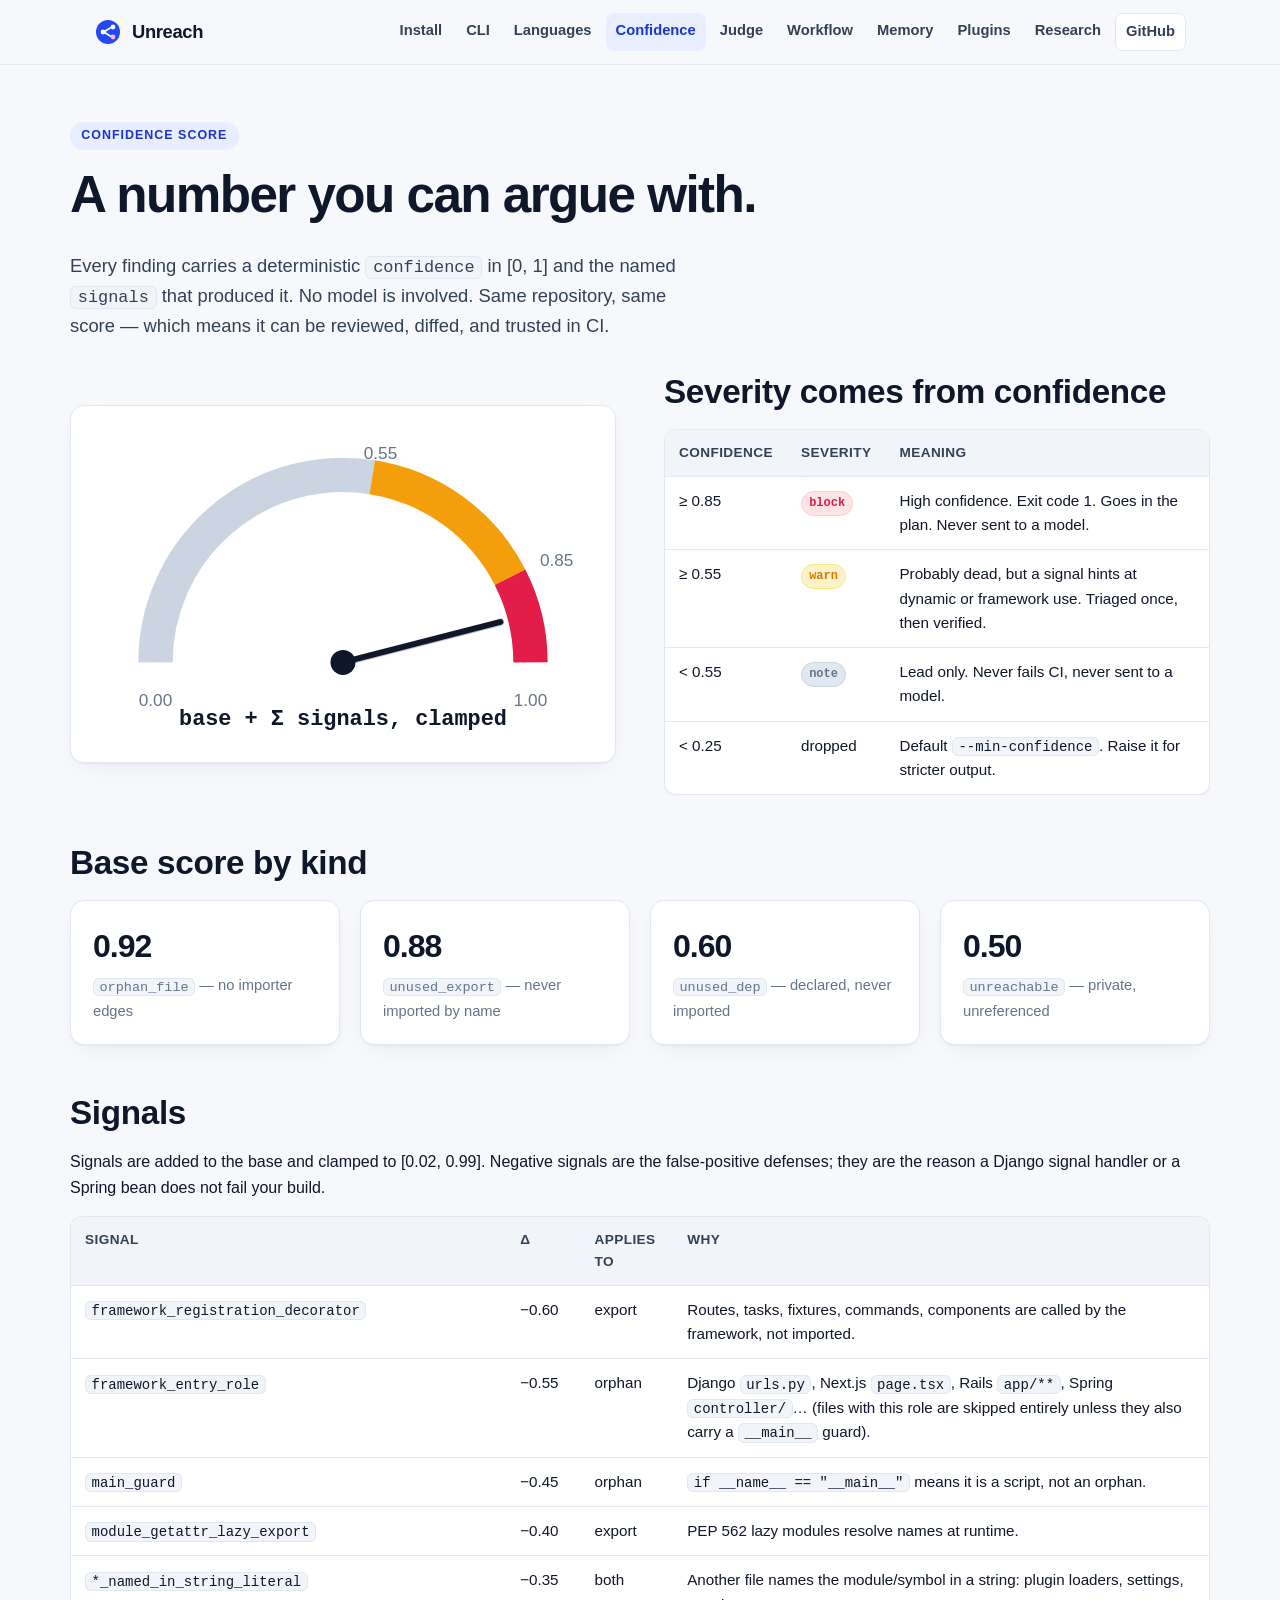
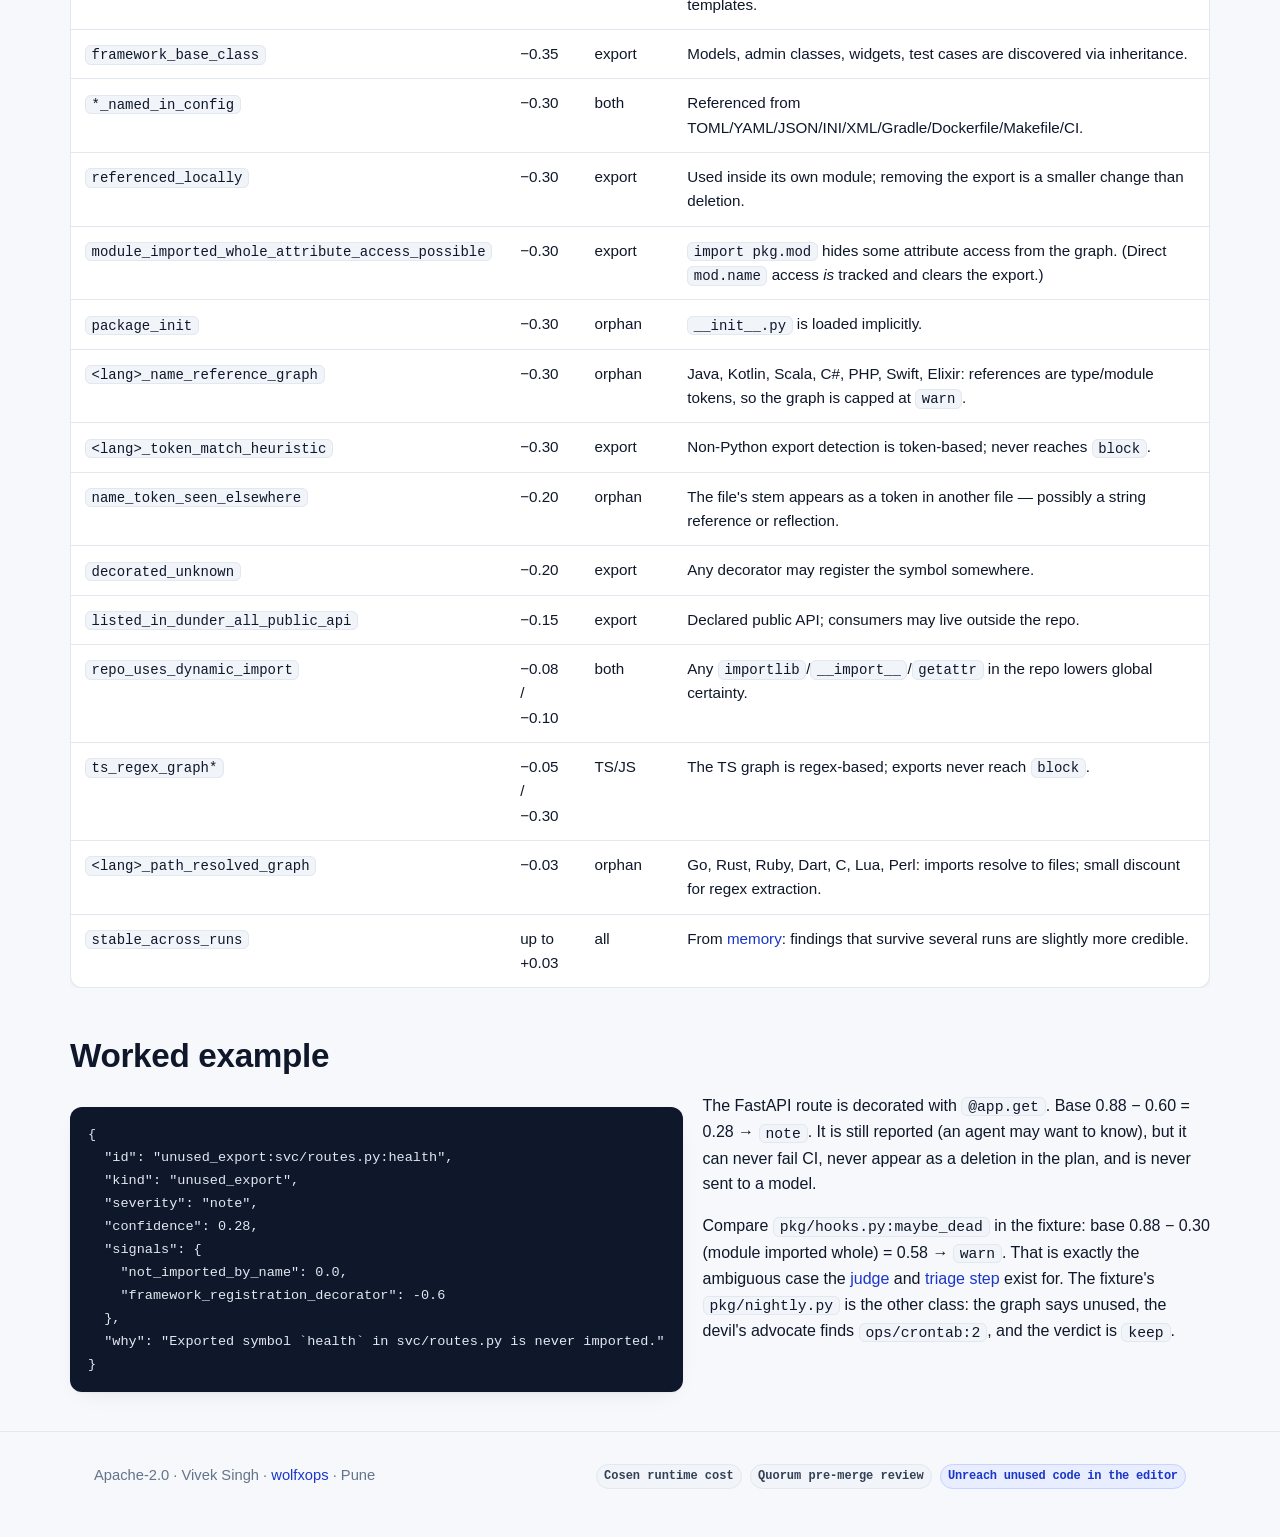
<file: docs/confidence.html>
<!DOCTYPE html>
<html lang="en">
<head>
  <meta charset="utf-8">
  <meta name="viewport" content="width=device-width, initial-scale=1">
  <title>Confidence — Unreach</title>
  <meta name="description" content="How Unreach computes a deterministic, explainable confidence score for every dead-code finding.">
  <link rel="stylesheet" href="assets/style.css">
</head>
<body>
  <header class="site-header">
    <div class="container">
      <a class="brand" href="index.html"><svg class="mark" viewBox="0 0 28 28" aria-hidden="true"><circle cx="14" cy="14" r="12" fill="#2447f9"/><circle cx="9" cy="14" r="2.4" fill="#fff"/><circle cx="19" cy="9" r="2.4" fill="#fff"/><circle cx="19" cy="19" r="2.4" fill="#ffb4c0"/><path d="M11 13.2l5.6-3.4M11 14.8l5.6 3.4" stroke="#fff" stroke-width="1.6" stroke-linecap="round"/></svg>Unreach</a>
      <nav class="primary">
        <a href="install.html">Install</a>
        <a href="cli.html">CLI</a>
        <a href="languages.html">Languages</a>
        <a href="confidence.html" aria-current="page">Confidence</a>
        <a href="judge.html">Judge</a>
        <a href="workflow.html">Workflow</a>
        <a href="memory.html">Memory</a>
        <a href="plugins.html">Plugins</a>
        <a href="research.html">Research</a>
        <a class="gh" href="https://github.com/wolfxops/unreach">GitHub</a>
      </nav>
    </div>
  </header>

  <main class="container page prose">
    <span class="eyebrow reveal">Confidence score</span>
    <h1 class="reveal d1">A number you can argue with.</h1>
    <p class="lead reveal d2">Every finding carries a deterministic <code>confidence</code> in [0, 1] and the named <code>signals</code> that produced it. No model is involved. Same repository, same score — which means it can be reviewed, diffed, and trusted in CI.</p>

    <div class="feature reveal d3" style="margin: 32px 0 8px">
      <div class="art gauge" aria-label="Confidence gauge">
        <svg viewBox="0 0 320 200" role="img">
          <path d="M40,150 A120,120 0 0 1 178.7,31.5" fill="none" stroke="#cbd5e1" stroke-width="22"/>
          <path d="M178.7,31.5 A120,120 0 0 1 266.9,95.5" fill="none" stroke="#f59e0b" stroke-width="22"/>
          <path d="M266.9,95.5 A120,120 0 0 1 280,150" fill="none" stroke="#e11d48" stroke-width="22"/>
          <text x="40" y="178" font-size="11" fill="#64748b" text-anchor="middle">0.00</text>
          <text x="184" y="20" font-size="11" fill="#64748b" text-anchor="middle">0.55</text>
          <text x="286" y="88" font-size="11" fill="#64748b">0.85</text>
          <text x="280" y="178" font-size="11" fill="#64748b" text-anchor="middle">1.00</text>
          <line class="needle" x1="160" y1="150" x2="160" y2="46" stroke="#0f172a" stroke-width="4" stroke-linecap="round"/>
          <circle cx="160" cy="150" r="8" fill="#0f172a"/>
          <text x="160" y="190" font-size="14" font-weight="700" fill="#0f172a" text-anchor="middle" font-family="ui-monospace, Menlo, monospace">base + Σ signals, clamped</text>
        </svg>
      </div>
      <div>
        <h2 style="margin-top:0">Severity comes from confidence</h2>
        <div class="table-wrap"><table>
          <thead><tr><th>Confidence</th><th>Severity</th><th>Meaning</th></tr></thead>
          <tbody>
            <tr><td>≥ 0.85</td><td><span class="tag block">block</span></td><td>High confidence. Exit code 1. Goes in the plan. Never sent to a model.</td></tr>
            <tr><td>≥ 0.55</td><td><span class="tag warn">warn</span></td><td>Probably dead, but a signal hints at dynamic or framework use. Triaged once, then verified.</td></tr>
            <tr><td>&lt; 0.55</td><td><span class="tag note">note</span></td><td>Lead only. Never fails CI, never sent to a model.</td></tr>
            <tr><td>&lt; 0.25</td><td>dropped</td><td>Default <code>--min-confidence</code>. Raise it for stricter output.</td></tr>
          </tbody>
        </table></div>
      </div>
    </div>

    <h2>Base score by kind</h2>
    <div class="grid cols-4">
      <div class="stat"><b>0.92</b><span><code>orphan_file</code> — no importer edges</span></div>
      <div class="stat"><b>0.88</b><span><code>unused_export</code> — never imported by name</span></div>
      <div class="stat"><b>0.60</b><span><code>unused_dep</code> — declared, never imported</span></div>
      <div class="stat"><b>0.50</b><span><code>unreachable</code> — private, unreferenced</span></div>
    </div>

    <h2>Signals</h2>
    <p>Signals are added to the base and clamped to [0.02, 0.99]. Negative signals are the false-positive defenses; they are the reason a Django signal handler or a Spring bean does not fail your build.</p>
    <div class="table-wrap"><table>
      <thead><tr><th>Signal</th><th>Δ</th><th>Applies to</th><th>Why</th></tr></thead>
      <tbody>
        <tr><td><code>framework_registration_decorator</code></td><td>−0.60</td><td>export</td><td>Routes, tasks, fixtures, commands, components are called by the framework, not imported.</td></tr>
        <tr><td><code>framework_entry_role</code></td><td>−0.55</td><td>orphan</td><td>Django <code>urls.py</code>, Next.js <code>page.tsx</code>, Rails <code>app/**</code>, Spring <code>controller/</code>… (files with this role are skipped entirely unless they also carry a <code>__main__</code> guard).</td></tr>
        <tr><td><code>main_guard</code></td><td>−0.45</td><td>orphan</td><td><code>if __name__ == "__main__"</code> means it is a script, not an orphan.</td></tr>
        <tr><td><code>module_getattr_lazy_export</code></td><td>−0.40</td><td>export</td><td>PEP 562 lazy modules resolve names at runtime.</td></tr>
        <tr><td><code>*_named_in_string_literal</code></td><td>−0.35</td><td>both</td><td>Another file names the module/symbol in a string: plugin loaders, settings, templates.</td></tr>
        <tr><td><code>framework_base_class</code></td><td>−0.35</td><td>export</td><td>Models, admin classes, widgets, test cases are discovered via inheritance.</td></tr>
        <tr><td><code>*_named_in_config</code></td><td>−0.30</td><td>both</td><td>Referenced from TOML/YAML/JSON/INI/XML/Gradle/Dockerfile/Makefile/CI.</td></tr>
        <tr><td><code>referenced_locally</code></td><td>−0.30</td><td>export</td><td>Used inside its own module; removing the export is a smaller change than deletion.</td></tr>
        <tr><td><code>module_imported_whole_attribute_access_possible</code></td><td>−0.30</td><td>export</td><td><code>import pkg.mod</code> hides some attribute access from the graph. (Direct <code>mod.name</code> access <em>is</em> tracked and clears the export.)</td></tr>
        <tr><td><code>package_init</code></td><td>−0.30</td><td>orphan</td><td><code>__init__.py</code> is loaded implicitly.</td></tr>
        <tr><td><code>&lt;lang&gt;_name_reference_graph</code></td><td>−0.30</td><td>orphan</td><td>Java, Kotlin, Scala, C#, PHP, Swift, Elixir: references are type/module tokens, so the graph is capped at <code>warn</code>.</td></tr>
        <tr><td><code>&lt;lang&gt;_token_match_heuristic</code></td><td>−0.30</td><td>export</td><td>Non-Python export detection is token-based; never reaches <code>block</code>.</td></tr>
        <tr><td><code>name_token_seen_elsewhere</code></td><td>−0.20</td><td>orphan</td><td>The file's stem appears as a token in another file — possibly a string reference or reflection.</td></tr>
        <tr><td><code>decorated_unknown</code></td><td>−0.20</td><td>export</td><td>Any decorator may register the symbol somewhere.</td></tr>
        <tr><td><code>listed_in_dunder_all_public_api</code></td><td>−0.15</td><td>export</td><td>Declared public API; consumers may live outside the repo.</td></tr>
        <tr><td><code>repo_uses_dynamic_import</code></td><td>−0.08 / −0.10</td><td>both</td><td>Any <code>importlib</code>/<code>__import__</code>/<code>getattr</code> in the repo lowers global certainty.</td></tr>
        <tr><td><code>ts_regex_graph*</code></td><td>−0.05 / −0.30</td><td>TS/JS</td><td>The TS graph is regex-based; exports never reach <code>block</code>.</td></tr>
        <tr><td><code>&lt;lang&gt;_path_resolved_graph</code></td><td>−0.03</td><td>orphan</td><td>Go, Rust, Ruby, Dart, C, Lua, Perl: imports resolve to files; small discount for regex extraction.</td></tr>
        <tr><td><code>stable_across_runs</code></td><td>up to +0.03</td><td>all</td><td>From <a href="memory.html">memory</a>: findings that survive several runs are slightly more credible.</td></tr>
      </tbody>
    </table></div>

    <h2>Worked example</h2>
    <div class="grid cols-2">
      <div>
        <pre><code>{
  "id": "unused_export:svc/routes.py:health",
  "kind": "unused_export",
  "severity": "note",
  "confidence": 0.28,
  "signals": {
    "not_imported_by_name": 0.0,
    "framework_registration_decorator": -0.6
  },
  "why": "Exported symbol `health` in svc/routes.py is never imported."
}</code></pre>
      </div>
      <div>
        <p>The FastAPI route is decorated with <code>@app.get</code>. Base 0.88 − 0.60 = 0.28 → <code>note</code>. It is still reported (an agent may want to know), but it can never fail CI, never appear as a deletion in the plan, and is never sent to a model.</p>
        <p>Compare <code>pkg/hooks.py:maybe_dead</code> in the fixture: base 0.88 − 0.30 (module imported whole) = 0.58 → <code>warn</code>. That is exactly the ambiguous case the <a href="judge.html">judge</a> and <a href="workflow.html">triage step</a> exist for. The fixture's <code>pkg/nightly.py</code> is the other class: the graph says unused, the devil's advocate finds <code>ops/crontab:2</code>, and the verdict is <code>keep</code>.</p>
      </div>
    </div>
  </main>

  <footer class="site-footer">
    <div class="container">
      <div>Apache-2.0 · Vivek Singh · <a href="https://x.com/wolfxops">wolfxops</a> · Pune</div>
      <div class="house"><span class="tag"><strong>Cosen</strong>&nbsp;runtime cost</span><span class="tag"><strong>Quorum</strong>&nbsp;pre-merge review</span><span class="tag brand"><strong>Unreach</strong>&nbsp;unused code in the editor</span></div>
    </div>
  </footer>
  <script src="assets/site.js" defer></script>
</body>
</html>
</file>
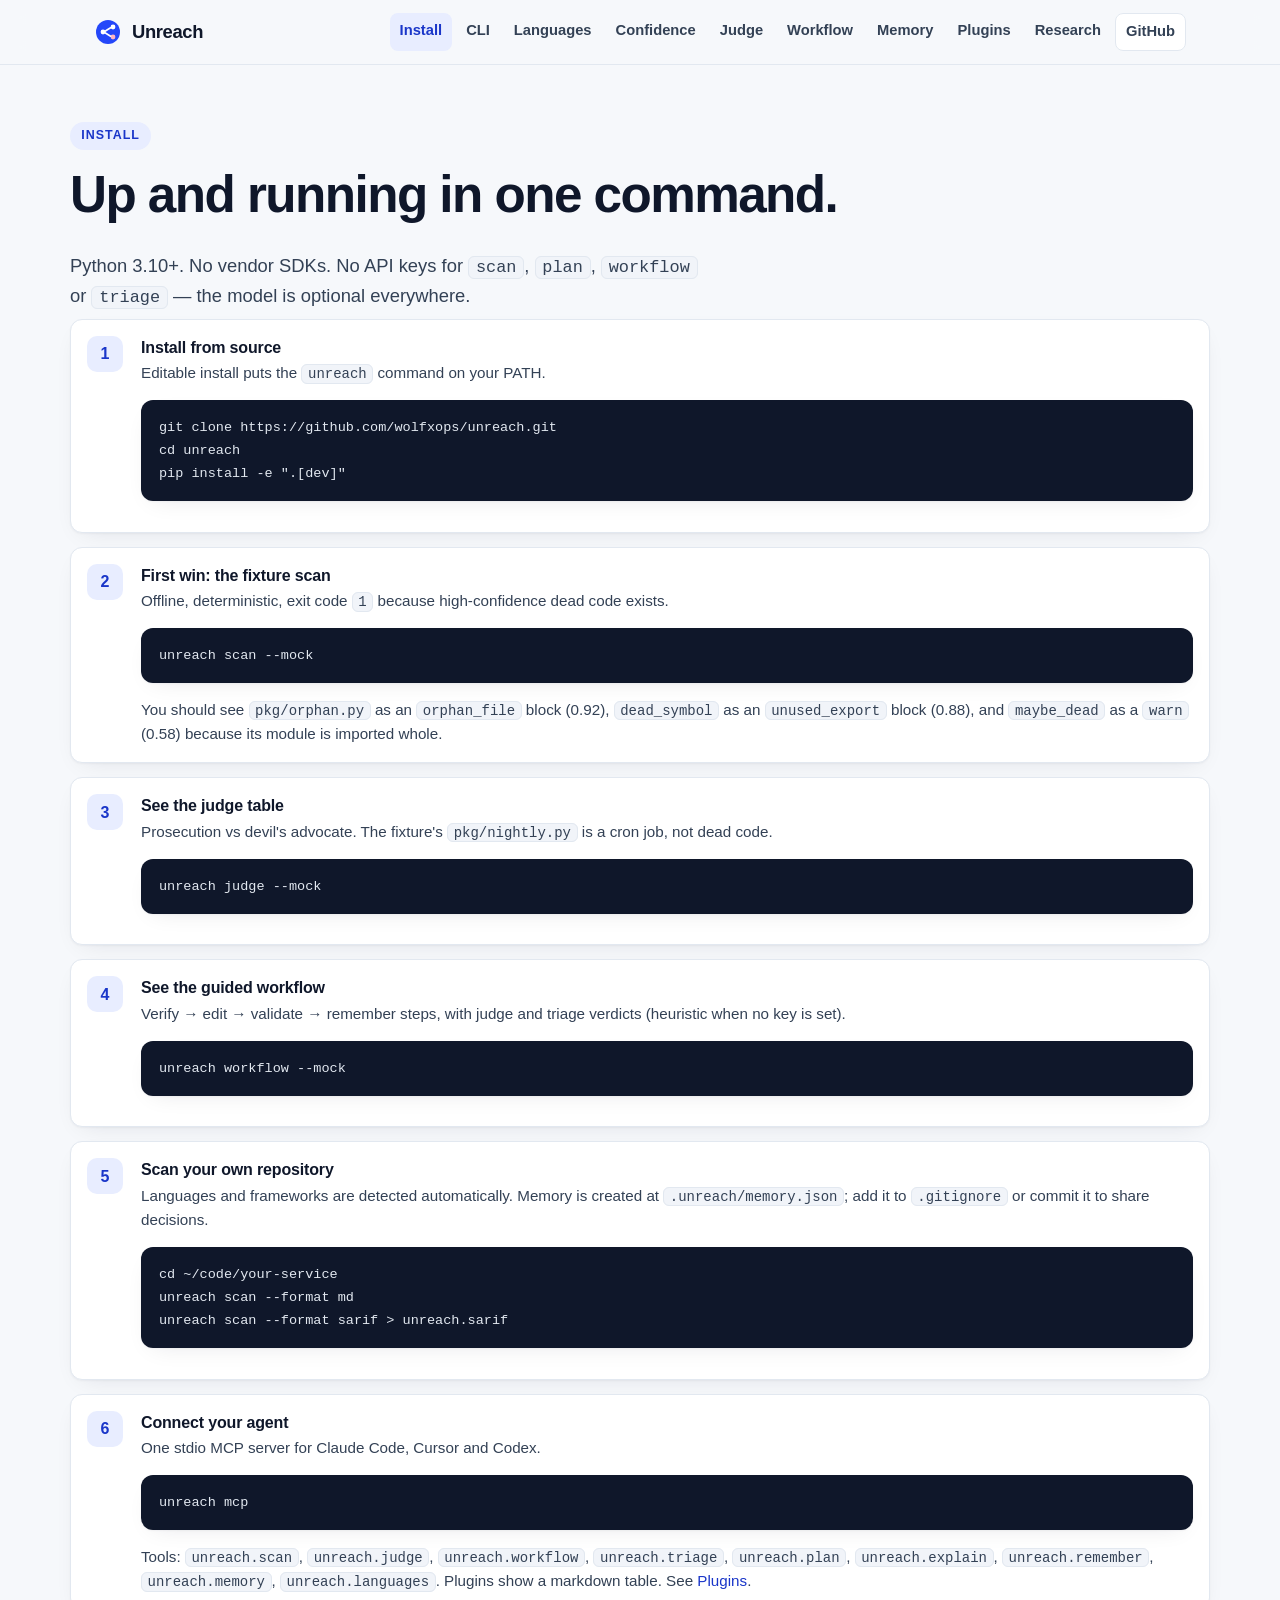
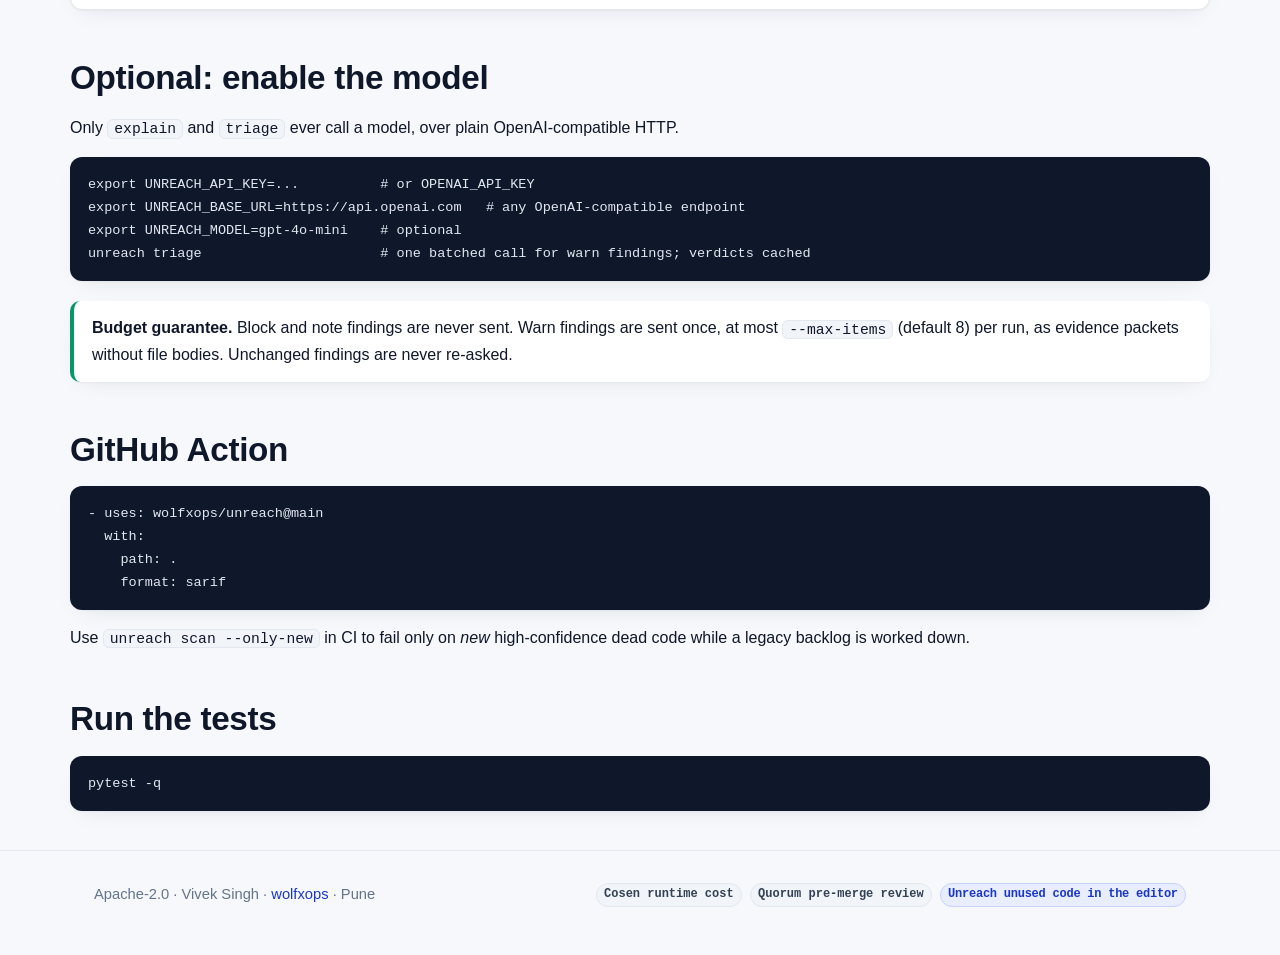
<file: docs/install.html>
<!DOCTYPE html>
<html lang="en">
<head>
  <meta charset="utf-8">
  <meta name="viewport" content="width=device-width, initial-scale=1">
  <title>Install — Unreach</title>
  <meta name="description" content="Install Unreach: Python 3.10+, no vendor SDKs, no API keys for scan or plan.">
  <link rel="stylesheet" href="assets/style.css">
</head>
<body>
  <header class="site-header">
    <div class="container">
      <a class="brand" href="index.html"><svg class="mark" viewBox="0 0 28 28" aria-hidden="true"><circle cx="14" cy="14" r="12" fill="#2447f9"/><circle cx="9" cy="14" r="2.4" fill="#fff"/><circle cx="19" cy="9" r="2.4" fill="#fff"/><circle cx="19" cy="19" r="2.4" fill="#ffb4c0"/><path d="M11 13.2l5.6-3.4M11 14.8l5.6 3.4" stroke="#fff" stroke-width="1.6" stroke-linecap="round"/></svg>Unreach</a>
      <nav class="primary">
        <a href="install.html" aria-current="page">Install</a>
        <a href="cli.html">CLI</a>
        <a href="languages.html">Languages</a>
        <a href="confidence.html">Confidence</a>
        <a href="judge.html">Judge</a>
        <a href="workflow.html">Workflow</a>
        <a href="memory.html">Memory</a>
        <a href="plugins.html">Plugins</a>
        <a href="research.html">Research</a>
        <a class="gh" href="https://github.com/wolfxops/unreach">GitHub</a>
      </nav>
    </div>
  </header>

  <main class="container page prose">
    <span class="eyebrow reveal">Install</span>
    <h1 class="reveal d1">Up and running in one command.</h1>
    <p class="lead reveal d2">Python 3.10+. No vendor SDKs. No API keys for <code>scan</code>, <code>plan</code>, <code>workflow</code> or <code>triage</code> — the model is optional everywhere.</p>

    <ol class="steps reveal d3">
      <li><span class="n">1</span><div><h4>Install from source</h4><p>Editable install puts the <code>unreach</code> command on your PATH.</p>
<pre><code>git clone https://github.com/wolfxops/unreach.git
cd unreach
pip install -e ".[dev]"</code></pre></div></li>
      <li><span class="n">2</span><div><h4>First win: the fixture scan</h4><p>Offline, deterministic, exit code <code>1</code> because high-confidence dead code exists.</p>
<pre><code>unreach scan --mock</code></pre>
<p>You should see <code>pkg/orphan.py</code> as an <code>orphan_file</code> block (0.92), <code>dead_symbol</code> as an <code>unused_export</code> block (0.88), and <code>maybe_dead</code> as a <code>warn</code> (0.58) because its module is imported whole.</p></div></li>
      <li><span class="n">3</span><div><h4>See the judge table</h4><p>Prosecution vs devil's advocate. The fixture's <code>pkg/nightly.py</code> is a cron job, not dead code.</p>
<pre><code>unreach judge --mock</code></pre></div></li>
      <li><span class="n">4</span><div><h4>See the guided workflow</h4><p>Verify → edit → validate → remember steps, with judge and triage verdicts (heuristic when no key is set).</p>
<pre><code>unreach workflow --mock</code></pre></div></li>
      <li><span class="n">5</span><div><h4>Scan your own repository</h4><p>Languages and frameworks are detected automatically. Memory is created at <code>.unreach/memory.json</code>; add it to <code>.gitignore</code> or commit it to share decisions.</p>
<pre><code>cd ~/code/your-service
unreach scan --format md
unreach scan --format sarif &gt; unreach.sarif</code></pre></div></li>
      <li><span class="n">6</span><div><h4>Connect your agent</h4><p>One stdio MCP server for Claude Code, Cursor and Codex.</p>
<pre><code>unreach mcp</code></pre>
<p>Tools: <code>unreach.scan</code>, <code>unreach.judge</code>, <code>unreach.workflow</code>, <code>unreach.triage</code>, <code>unreach.plan</code>, <code>unreach.explain</code>, <code>unreach.remember</code>, <code>unreach.memory</code>, <code>unreach.languages</code>. Plugins show a markdown table. See <a href="plugins.html">Plugins</a>.</p></div></li>
    </ol>

    <h2>Optional: enable the model</h2>
    <p>Only <code>explain</code> and <code>triage</code> ever call a model, over plain OpenAI-compatible HTTP.</p>
    <pre><code>export UNREACH_API_KEY=...          # or OPENAI_API_KEY
export UNREACH_BASE_URL=https://api.openai.com   # any OpenAI-compatible endpoint
export UNREACH_MODEL=gpt-4o-mini    # optional
unreach triage                      # one batched call for warn findings; verdicts cached</code></pre>
    <div class="callout ok"><p><strong>Budget guarantee.</strong> Block and note findings are never sent. Warn findings are sent once, at most <code>--max-items</code> (default 8) per run, as evidence packets without file bodies. Unchanged findings are never re-asked.</p></div>

    <h2>GitHub Action</h2>
    <pre><code>- uses: wolfxops/unreach@main
  with:
    path: .
    format: sarif</code></pre>
    <p>Use <code>unreach scan --only-new</code> in CI to fail only on <em>new</em> high-confidence dead code while a legacy backlog is worked down.</p>

    <h2>Run the tests</h2>
    <pre><code>pytest -q</code></pre>
  </main>

  <footer class="site-footer">
    <div class="container">
      <div>Apache-2.0 · Vivek Singh · <a href="https://x.com/wolfxops">wolfxops</a> · Pune</div>
      <div class="house"><span class="tag"><strong>Cosen</strong>&nbsp;runtime cost</span><span class="tag"><strong>Quorum</strong>&nbsp;pre-merge review</span><span class="tag brand"><strong>Unreach</strong>&nbsp;unused code in the editor</span></div>
    </div>
  </footer>
  <script src="assets/site.js" defer></script>
</body>
</html>
</file>
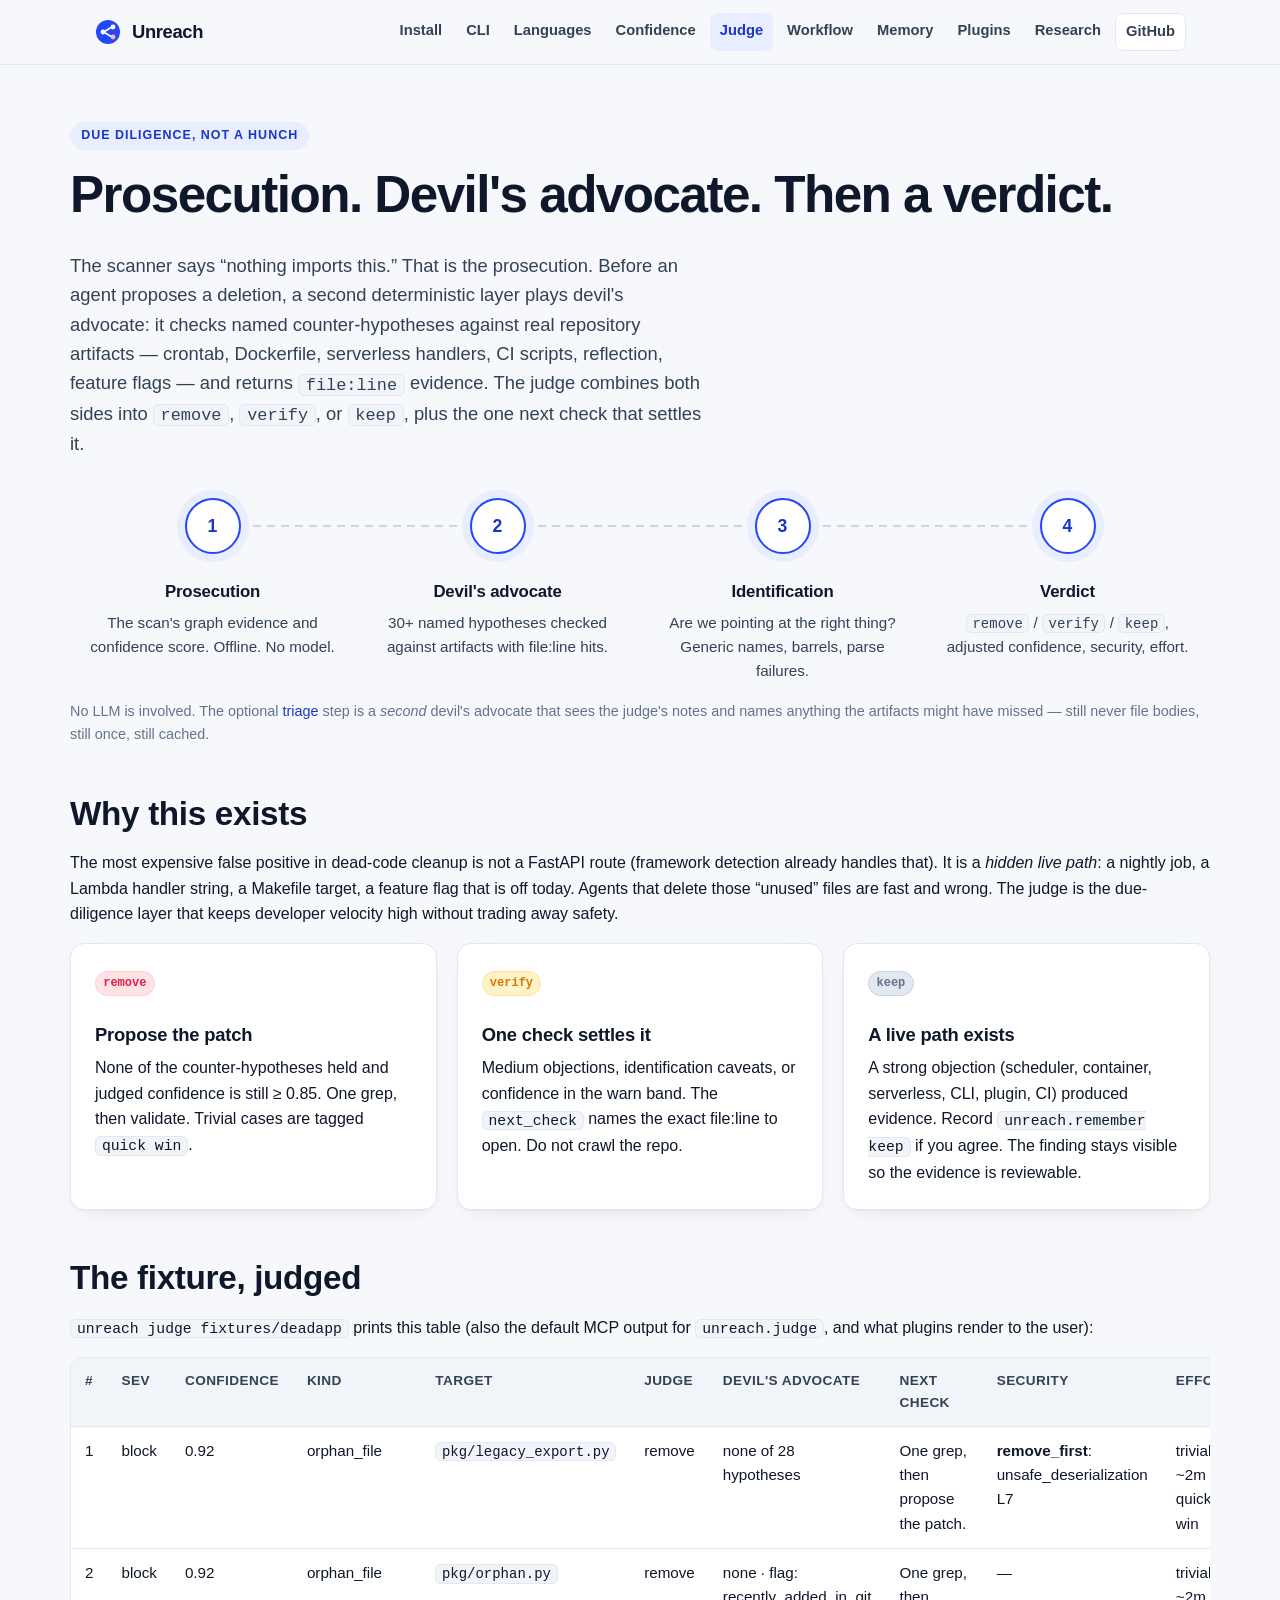
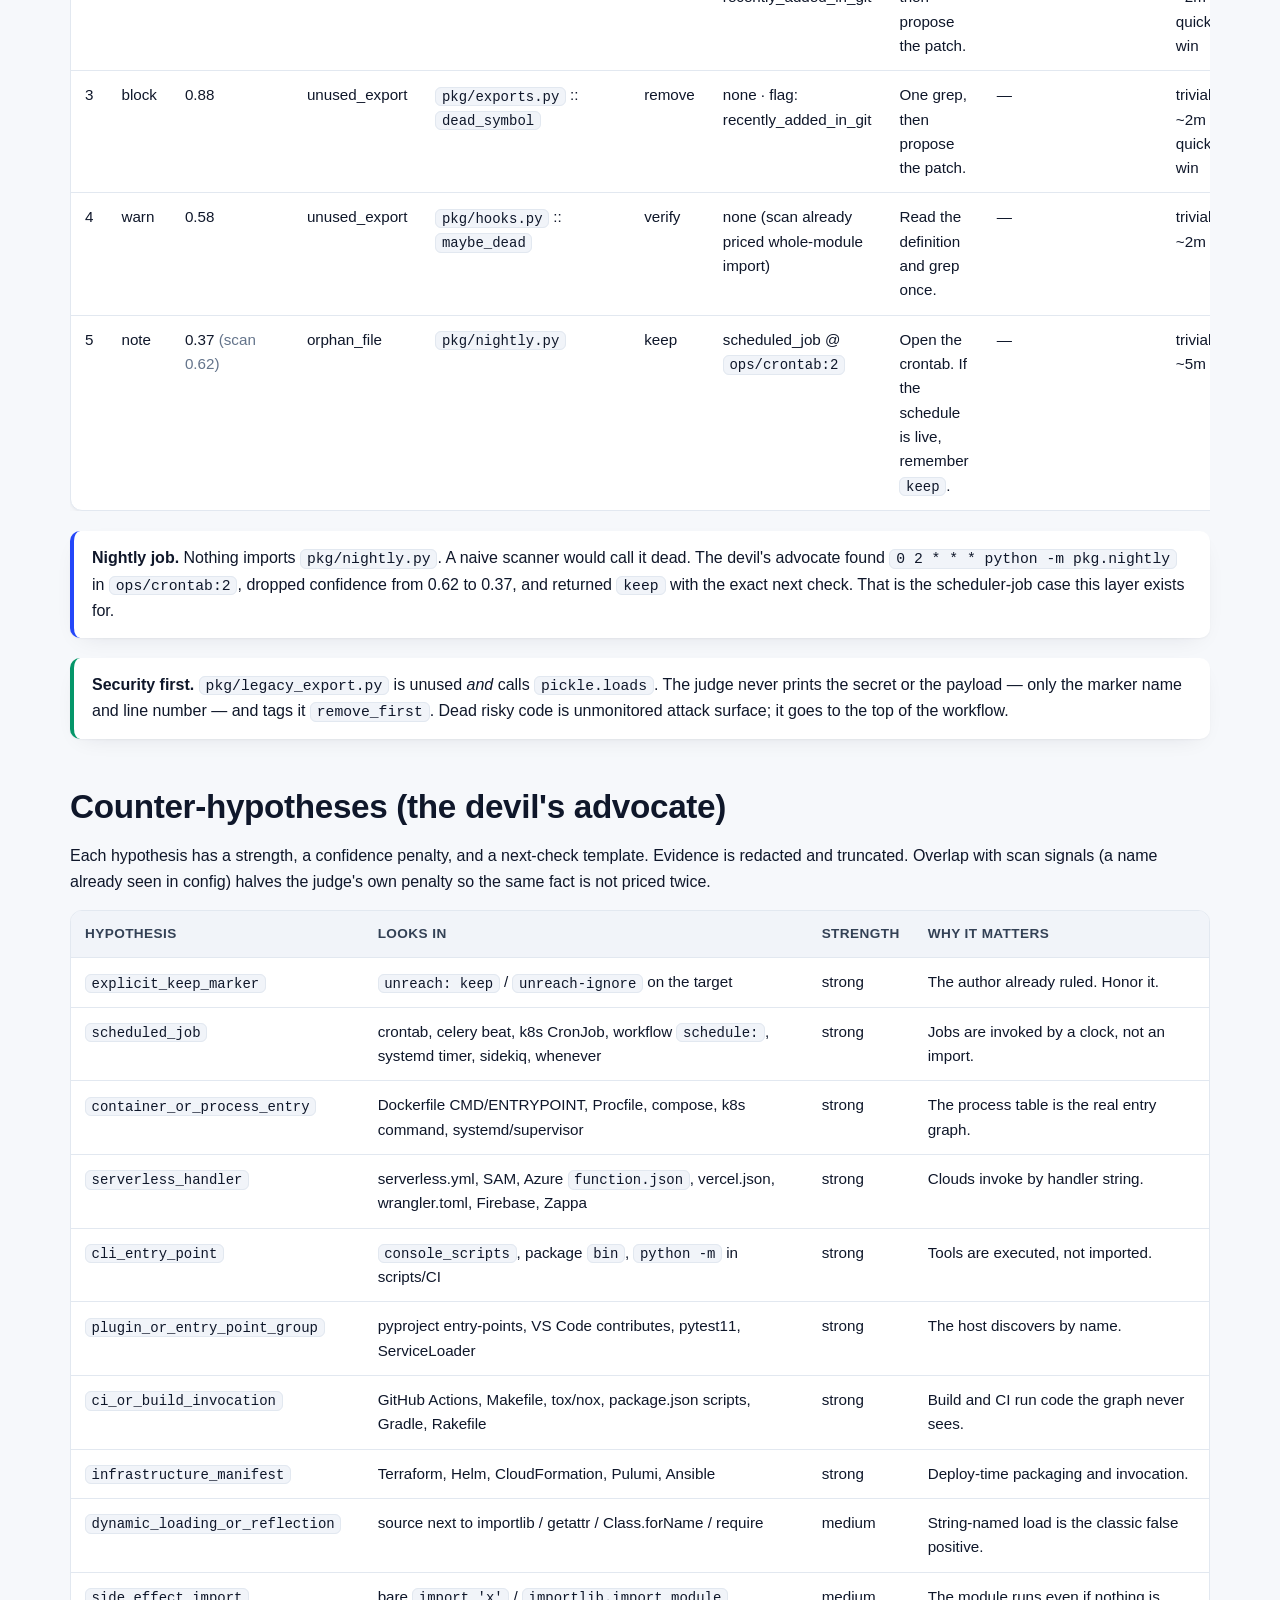
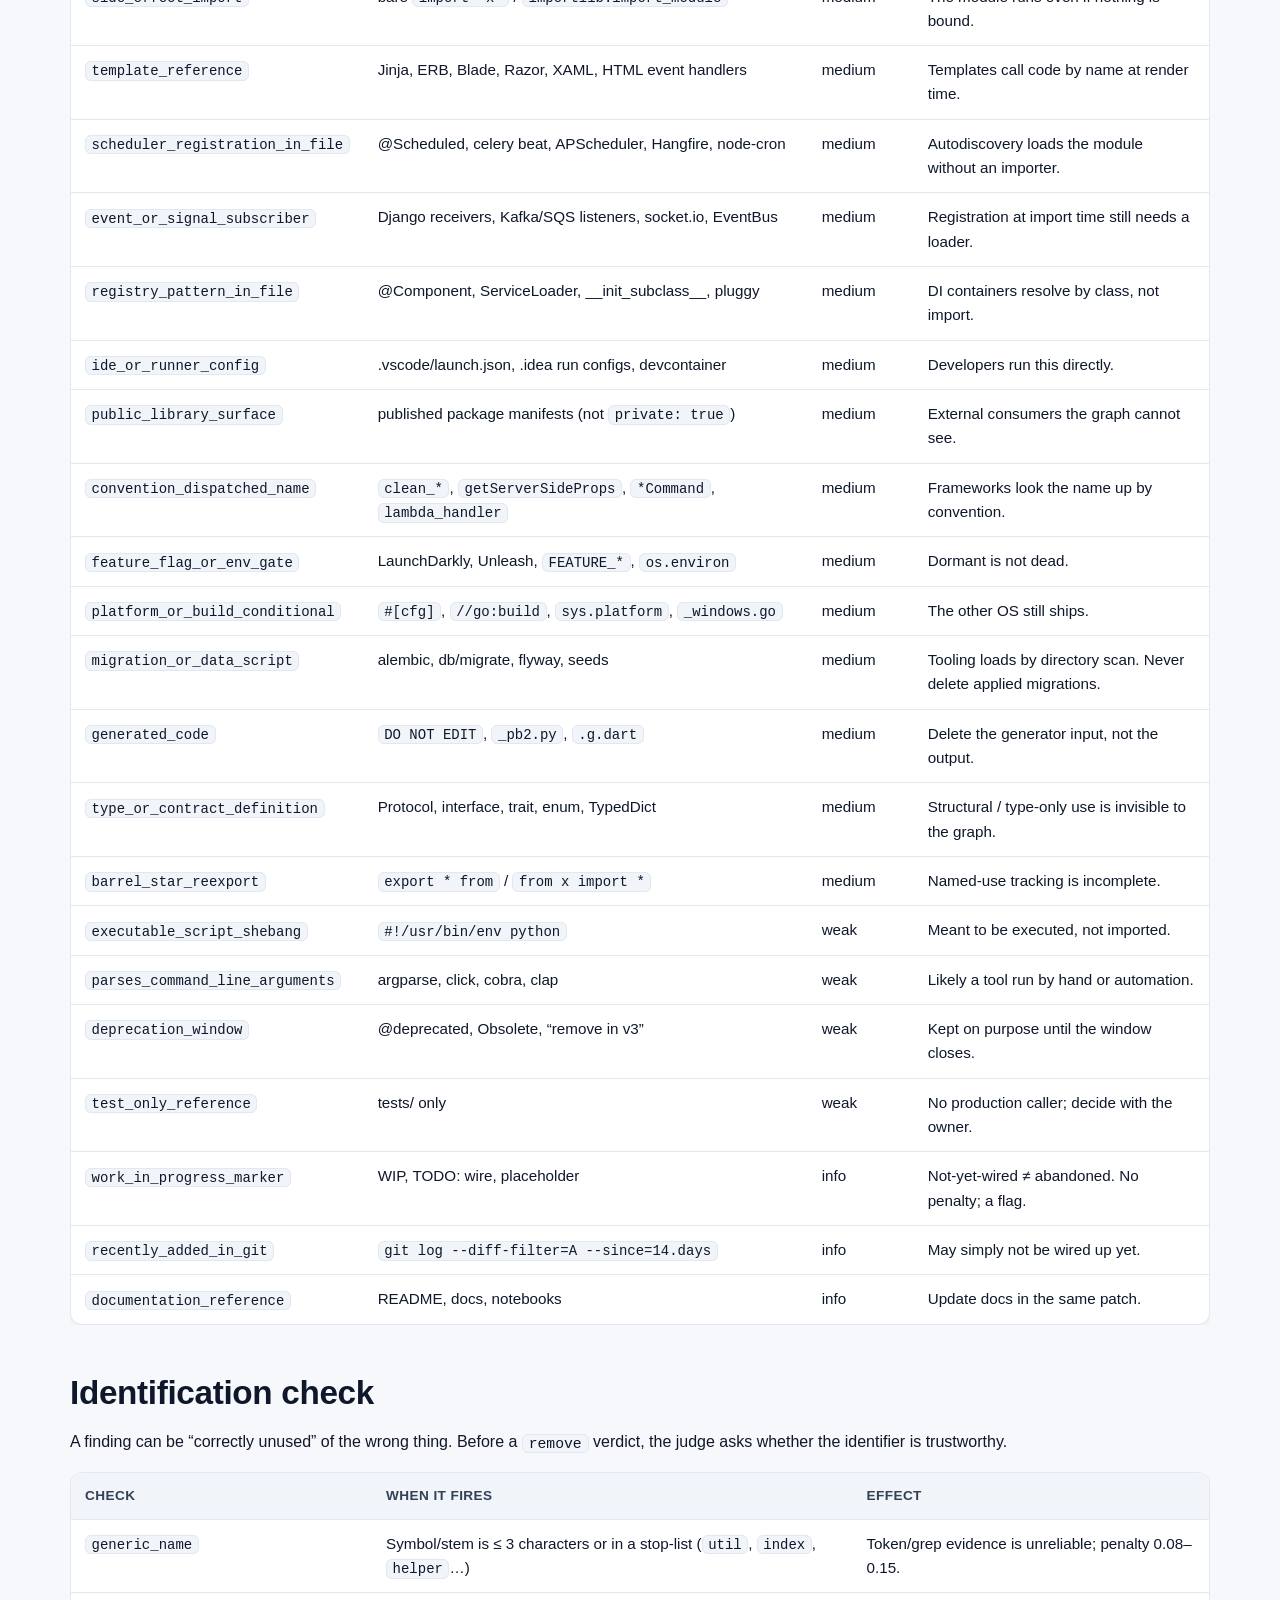
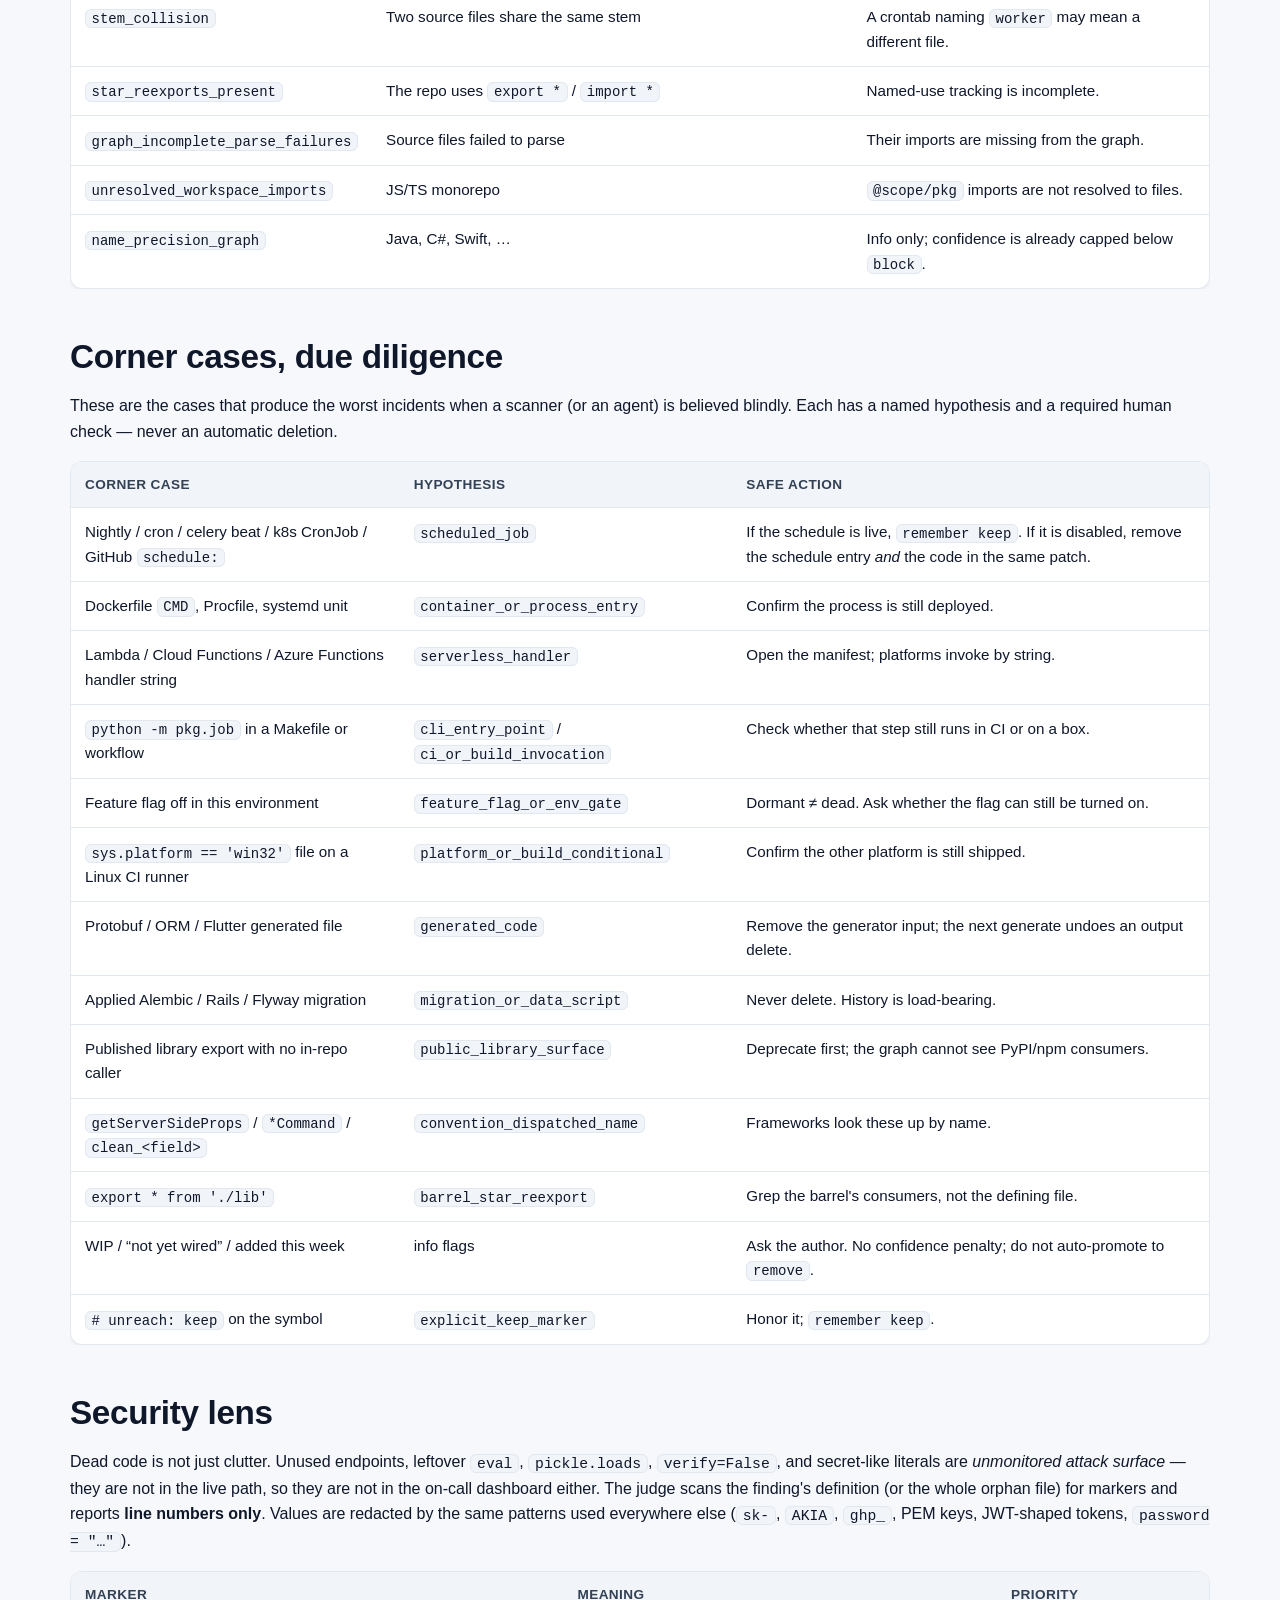
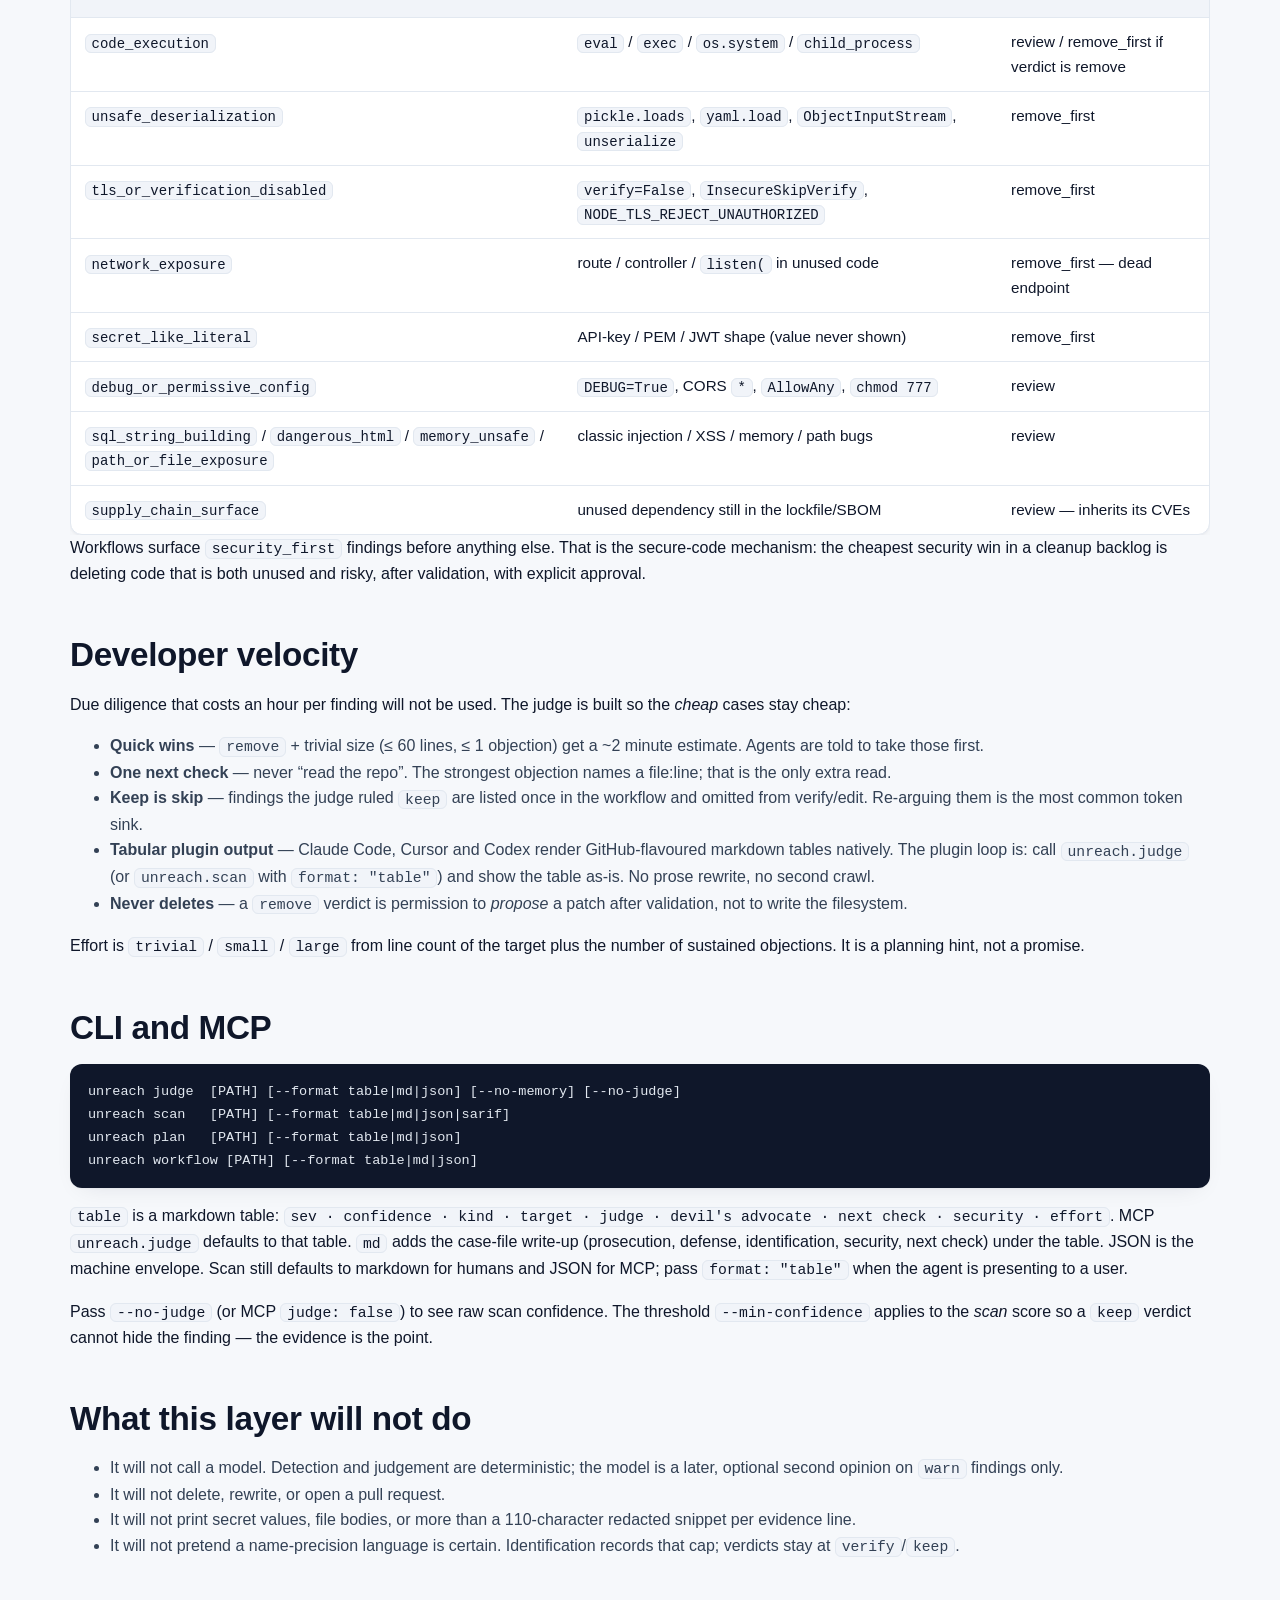
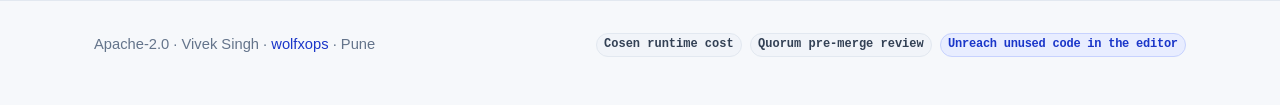
<file: docs/judge.html>
<!DOCTYPE html>
<html lang="en">
<head>
  <meta charset="utf-8">
  <meta name="viewport" content="width=device-width, initial-scale=1">
  <title>Judge &amp; devil's advocate — Unreach</title>
  <meta name="description" content="Unreach's deterministic judge layer: prosecution vs named counter-hypotheses with file:line evidence, identification check, security lens, effort estimate, and tabular plugin output.">
  <link rel="stylesheet" href="assets/style.css">
</head>
<body>
  <header class="site-header">
    <div class="container">
      <a class="brand" href="index.html"><svg class="mark" viewBox="0 0 28 28" aria-hidden="true"><circle cx="14" cy="14" r="12" fill="#2447f9"/><circle cx="9" cy="14" r="2.4" fill="#fff"/><circle cx="19" cy="9" r="2.4" fill="#fff"/><circle cx="19" cy="19" r="2.4" fill="#ffb4c0"/><path d="M11 13.2l5.6-3.4M11 14.8l5.6 3.4" stroke="#fff" stroke-width="1.6" stroke-linecap="round"/></svg>Unreach</a>
      <nav class="primary">
        <a href="install.html">Install</a>
        <a href="cli.html">CLI</a>
        <a href="languages.html">Languages</a>
        <a href="confidence.html">Confidence</a>
        <a href="judge.html" aria-current="page">Judge</a>
        <a href="workflow.html">Workflow</a>
        <a href="memory.html">Memory</a>
        <a href="plugins.html">Plugins</a>
        <a href="research.html">Research</a>
        <a class="gh" href="https://github.com/wolfxops/unreach">GitHub</a>
      </nav>
    </div>
  </header>

  <main class="container page prose">
    <span class="eyebrow reveal">Due diligence, not a hunch</span>
    <h1 class="reveal d1">Prosecution. Devil's advocate. Then a verdict.</h1>
    <p class="lead reveal d2">The scanner says “nothing imports this.” That is the prosecution. Before an agent proposes a deletion, a second deterministic layer plays devil's advocate: it checks named counter-hypotheses against real repository artifacts — crontab, Dockerfile, serverless handlers, CI scripts, reflection, feature flags — and returns <code>file:line</code> evidence. The judge combines both sides into <code>remove</code>, <code>verify</code>, or <code>keep</code>, plus the one next check that settles it.</p>

    <div class="pipeline reveal d3" style="margin: 40px 0 16px">
      <div class="node"><div class="bubble">1</div><h3>Prosecution</h3><p>The scan's graph evidence and confidence score. Offline. No model.</p></div>
      <div class="node"><div class="bubble">2</div><h3>Devil's advocate</h3><p>30+ named hypotheses checked against artifacts with file:line hits.</p></div>
      <div class="node"><div class="bubble">3</div><h3>Identification</h3><p>Are we pointing at the right thing? Generic names, barrels, parse failures.</p></div>
      <div class="node"><div class="bubble">4</div><h3>Verdict</h3><p><code>remove</code> / <code>verify</code> / <code>keep</code>, adjusted confidence, security, effort.</p></div>
    </div>
    <p class="muted small reveal">No LLM is involved. The optional <a href="workflow.html">triage</a> step is a <em>second</em> devil's advocate that sees the judge's notes and names anything the artifacts might have missed — still never file bodies, still once, still cached.</p>

    <h2>Why this exists</h2>
    <p>The most expensive false positive in dead-code cleanup is not a FastAPI route (framework detection already handles that). It is a <em>hidden live path</em>: a nightly job, a Lambda handler string, a Makefile target, a feature flag that is off today. Agents that delete those “unused” files are fast and wrong. The judge is the due-diligence layer that keeps developer velocity high without trading away safety.</p>
    <div class="grid cols-3">
      <article class="card">
        <span class="tag block">remove</span>
        <h3>Propose the patch</h3>
        <p>None of the counter-hypotheses held and judged confidence is still ≥ 0.85. One grep, then validate. Trivial cases are tagged <code>quick win</code>.</p>
      </article>
      <article class="card">
        <span class="tag warn">verify</span>
        <h3>One check settles it</h3>
        <p>Medium objections, identification caveats, or confidence in the warn band. The <code>next_check</code> names the exact file:line to open. Do not crawl the repo.</p>
      </article>
      <article class="card">
        <span class="tag note">keep</span>
        <h3>A live path exists</h3>
        <p>A strong objection (scheduler, container, serverless, CLI, plugin, CI) produced evidence. Record <code>unreach.remember keep</code> if you agree. The finding stays visible so the evidence is reviewable.</p>
      </article>
    </div>

    <h2>The fixture, judged</h2>
    <p><code>unreach judge fixtures/deadapp</code> prints this table (also the default MCP output for <code>unreach.judge</code>, and what plugins render to the user):</p>
    <div class="table-wrap">
      <table>
        <thead><tr><th>#</th><th>sev</th><th>confidence</th><th>kind</th><th>target</th><th>judge</th><th>devil's advocate</th><th>next check</th><th>security</th><th>effort</th></tr></thead>
        <tbody>
          <tr><td>1</td><td>block</td><td>0.92</td><td>orphan_file</td><td><code>pkg/legacy_export.py</code></td><td>remove</td><td>none of 28 hypotheses</td><td>One grep, then propose the patch.</td><td><strong>remove_first</strong>: unsafe_deserialization L7</td><td>trivial · ~2m · quick win</td></tr>
          <tr><td>2</td><td>block</td><td>0.92</td><td>orphan_file</td><td><code>pkg/orphan.py</code></td><td>remove</td><td>none · flag: recently_added_in_git</td><td>One grep, then propose the patch.</td><td>—</td><td>trivial · ~2m · quick win</td></tr>
          <tr><td>3</td><td>block</td><td>0.88</td><td>unused_export</td><td><code>pkg/exports.py</code> :: <code>dead_symbol</code></td><td>remove</td><td>none · flag: recently_added_in_git</td><td>One grep, then propose the patch.</td><td>—</td><td>trivial · ~2m · quick win</td></tr>
          <tr><td>4</td><td>warn</td><td>0.58</td><td>unused_export</td><td><code>pkg/hooks.py</code> :: <code>maybe_dead</code></td><td>verify</td><td>none (scan already priced whole-module import)</td><td>Read the definition and grep once.</td><td>—</td><td>trivial · ~2m</td></tr>
          <tr><td>5</td><td>note</td><td>0.37 <span class="muted">(scan 0.62)</span></td><td>orphan_file</td><td><code>pkg/nightly.py</code></td><td>keep</td><td>scheduled_job @ <code>ops/crontab:2</code></td><td>Open the crontab. If the schedule is live, remember <code>keep</code>.</td><td>—</td><td>trivial · ~5m</td></tr>
        </tbody>
      </table>
    </div>
    <div class="callout"><p><strong>Nightly job.</strong> Nothing imports <code>pkg/nightly.py</code>. A naive scanner would call it dead. The devil's advocate found <code>0 2 * * * python -m pkg.nightly</code> in <code>ops/crontab:2</code>, dropped confidence from 0.62 to 0.37, and returned <code>keep</code> with the exact next check. That is the scheduler-job case this layer exists for.</p></div>
    <div class="callout ok"><p><strong>Security first.</strong> <code>pkg/legacy_export.py</code> is unused <em>and</em> calls <code>pickle.loads</code>. The judge never prints the secret or the payload — only the marker name and line number — and tags it <code>remove_first</code>. Dead risky code is unmonitored attack surface; it goes to the top of the workflow.</p></div>

    <h2>Counter-hypotheses (the devil's advocate)</h2>
    <p>Each hypothesis has a strength, a confidence penalty, and a next-check template. Evidence is redacted and truncated. Overlap with scan signals (a name already seen in config) halves the judge's own penalty so the same fact is not priced twice.</p>
    <div class="table-wrap">
      <table>
        <thead><tr><th>Hypothesis</th><th>Looks in</th><th>Strength</th><th>Why it matters</th></tr></thead>
        <tbody>
          <tr><td><code>explicit_keep_marker</code></td><td><code>unreach: keep</code> / <code>unreach-ignore</code> on the target</td><td>strong</td><td>The author already ruled. Honor it.</td></tr>
          <tr><td><code>scheduled_job</code></td><td>crontab, celery beat, k8s CronJob, workflow <code>schedule:</code>, systemd timer, sidekiq, whenever</td><td>strong</td><td>Jobs are invoked by a clock, not an import.</td></tr>
          <tr><td><code>container_or_process_entry</code></td><td>Dockerfile CMD/ENTRYPOINT, Procfile, compose, k8s command, systemd/supervisor</td><td>strong</td><td>The process table is the real entry graph.</td></tr>
          <tr><td><code>serverless_handler</code></td><td>serverless.yml, SAM, Azure <code>function.json</code>, vercel.json, wrangler.toml, Firebase, Zappa</td><td>strong</td><td>Clouds invoke by handler string.</td></tr>
          <tr><td><code>cli_entry_point</code></td><td><code>console_scripts</code>, package <code>bin</code>, <code>python -m</code> in scripts/CI</td><td>strong</td><td>Tools are executed, not imported.</td></tr>
          <tr><td><code>plugin_or_entry_point_group</code></td><td>pyproject entry-points, VS Code contributes, pytest11, ServiceLoader</td><td>strong</td><td>The host discovers by name.</td></tr>
          <tr><td><code>ci_or_build_invocation</code></td><td>GitHub Actions, Makefile, tox/nox, package.json scripts, Gradle, Rakefile</td><td>strong</td><td>Build and CI run code the graph never sees.</td></tr>
          <tr><td><code>infrastructure_manifest</code></td><td>Terraform, Helm, CloudFormation, Pulumi, Ansible</td><td>strong</td><td>Deploy-time packaging and invocation.</td></tr>
          <tr><td><code>dynamic_loading_or_reflection</code></td><td>source next to importlib / getattr / Class.forName / require</td><td>medium</td><td>String-named load is the classic false positive.</td></tr>
          <tr><td><code>side_effect_import</code></td><td>bare <code>import 'x'</code> / <code>importlib.import_module</code></td><td>medium</td><td>The module runs even if nothing is bound.</td></tr>
          <tr><td><code>template_reference</code></td><td>Jinja, ERB, Blade, Razor, XAML, HTML event handlers</td><td>medium</td><td>Templates call code by name at render time.</td></tr>
          <tr><td><code>scheduler_registration_in_file</code></td><td>@Scheduled, celery beat, APScheduler, Hangfire, node-cron</td><td>medium</td><td>Autodiscovery loads the module without an importer.</td></tr>
          <tr><td><code>event_or_signal_subscriber</code></td><td>Django receivers, Kafka/SQS listeners, socket.io, EventBus</td><td>medium</td><td>Registration at import time still needs a loader.</td></tr>
          <tr><td><code>registry_pattern_in_file</code></td><td>@Component, ServiceLoader, __init_subclass__, pluggy</td><td>medium</td><td>DI containers resolve by class, not import.</td></tr>
          <tr><td><code>ide_or_runner_config</code></td><td>.vscode/launch.json, .idea run configs, devcontainer</td><td>medium</td><td>Developers run this directly.</td></tr>
          <tr><td><code>public_library_surface</code></td><td>published package manifests (not <code>private: true</code>)</td><td>medium</td><td>External consumers the graph cannot see.</td></tr>
          <tr><td><code>convention_dispatched_name</code></td><td><code>clean_*</code>, <code>getServerSideProps</code>, <code>*Command</code>, <code>lambda_handler</code></td><td>medium</td><td>Frameworks look the name up by convention.</td></tr>
          <tr><td><code>feature_flag_or_env_gate</code></td><td>LaunchDarkly, Unleash, <code>FEATURE_*</code>, <code>os.environ</code></td><td>medium</td><td>Dormant is not dead.</td></tr>
          <tr><td><code>platform_or_build_conditional</code></td><td><code>#[cfg]</code>, <code>//go:build</code>, <code>sys.platform</code>, <code>_windows.go</code></td><td>medium</td><td>The other OS still ships.</td></tr>
          <tr><td><code>migration_or_data_script</code></td><td>alembic, db/migrate, flyway, seeds</td><td>medium</td><td>Tooling loads by directory scan. Never delete applied migrations.</td></tr>
          <tr><td><code>generated_code</code></td><td><code>DO NOT EDIT</code>, <code>_pb2.py</code>, <code>.g.dart</code></td><td>medium</td><td>Delete the generator input, not the output.</td></tr>
          <tr><td><code>type_or_contract_definition</code></td><td>Protocol, interface, trait, enum, TypedDict</td><td>medium</td><td>Structural / type-only use is invisible to the graph.</td></tr>
          <tr><td><code>barrel_star_reexport</code></td><td><code>export * from</code> / <code>from x import *</code></td><td>medium</td><td>Named-use tracking is incomplete.</td></tr>
          <tr><td><code>executable_script_shebang</code></td><td><code>#!/usr/bin/env python</code></td><td>weak</td><td>Meant to be executed, not imported.</td></tr>
          <tr><td><code>parses_command_line_arguments</code></td><td>argparse, click, cobra, clap</td><td>weak</td><td>Likely a tool run by hand or automation.</td></tr>
          <tr><td><code>deprecation_window</code></td><td>@deprecated, Obsolete, “remove in v3”</td><td>weak</td><td>Kept on purpose until the window closes.</td></tr>
          <tr><td><code>test_only_reference</code></td><td>tests/ only</td><td>weak</td><td>No production caller; decide with the owner.</td></tr>
          <tr><td><code>work_in_progress_marker</code></td><td>WIP, TODO: wire, placeholder</td><td>info</td><td>Not-yet-wired ≠ abandoned. No penalty; a flag.</td></tr>
          <tr><td><code>recently_added_in_git</code></td><td><code>git log --diff-filter=A --since=14.days</code></td><td>info</td><td>May simply not be wired up yet.</td></tr>
          <tr><td><code>documentation_reference</code></td><td>README, docs, notebooks</td><td>info</td><td>Update docs in the same patch.</td></tr>
        </tbody>
      </table>
    </div>

    <h2>Identification check</h2>
    <p>A finding can be “correctly unused” of the wrong thing. Before a <code>remove</code> verdict, the judge asks whether the identifier is trustworthy.</p>
    <div class="table-wrap">
      <table>
        <thead><tr><th>Check</th><th>When it fires</th><th>Effect</th></tr></thead>
        <tbody>
          <tr><td><code>generic_name</code></td><td>Symbol/stem is ≤ 3 characters or in a stop-list (<code>util</code>, <code>index</code>, <code>helper</code>…)</td><td>Token/grep evidence is unreliable; penalty 0.08–0.15.</td></tr>
          <tr><td><code>stem_collision</code></td><td>Two source files share the same stem</td><td>A crontab naming <code>worker</code> may mean a different file.</td></tr>
          <tr><td><code>star_reexports_present</code></td><td>The repo uses <code>export *</code> / <code>import *</code></td><td>Named-use tracking is incomplete.</td></tr>
          <tr><td><code>graph_incomplete_parse_failures</code></td><td>Source files failed to parse</td><td>Their imports are missing from the graph.</td></tr>
          <tr><td><code>unresolved_workspace_imports</code></td><td>JS/TS monorepo</td><td><code>@scope/pkg</code> imports are not resolved to files.</td></tr>
          <tr><td><code>name_precision_graph</code></td><td>Java, C#, Swift, …</td><td>Info only; confidence is already capped below <code>block</code>.</td></tr>
        </tbody>
      </table>
    </div>

    <h2>Corner cases, due diligence</h2>
    <p>These are the cases that produce the worst incidents when a scanner (or an agent) is believed blindly. Each has a named hypothesis and a required human check — never an automatic deletion.</p>
    <div class="table-wrap">
      <table>
        <thead><tr><th>Corner case</th><th>Hypothesis</th><th>Safe action</th></tr></thead>
        <tbody>
          <tr><td>Nightly / cron / celery beat / k8s CronJob / GitHub <code>schedule:</code></td><td><code>scheduled_job</code></td><td>If the schedule is live, <code>remember keep</code>. If it is disabled, remove the schedule entry <em>and</em> the code in the same patch.</td></tr>
          <tr><td>Dockerfile <code>CMD</code>, Procfile, systemd unit</td><td><code>container_or_process_entry</code></td><td>Confirm the process is still deployed.</td></tr>
          <tr><td>Lambda / Cloud Functions / Azure Functions handler string</td><td><code>serverless_handler</code></td><td>Open the manifest; platforms invoke by string.</td></tr>
          <tr><td><code>python -m pkg.job</code> in a Makefile or workflow</td><td><code>cli_entry_point</code> / <code>ci_or_build_invocation</code></td><td>Check whether that step still runs in CI or on a box.</td></tr>
          <tr><td>Feature flag off in this environment</td><td><code>feature_flag_or_env_gate</code></td><td>Dormant ≠ dead. Ask whether the flag can still be turned on.</td></tr>
          <tr><td><code>sys.platform == 'win32'</code> file on a Linux CI runner</td><td><code>platform_or_build_conditional</code></td><td>Confirm the other platform is still shipped.</td></tr>
          <tr><td>Protobuf / ORM / Flutter generated file</td><td><code>generated_code</code></td><td>Remove the generator input; the next generate undoes an output delete.</td></tr>
          <tr><td>Applied Alembic / Rails / Flyway migration</td><td><code>migration_or_data_script</code></td><td>Never delete. History is load-bearing.</td></tr>
          <tr><td>Published library export with no in-repo caller</td><td><code>public_library_surface</code></td><td>Deprecate first; the graph cannot see PyPI/npm consumers.</td></tr>
          <tr><td><code>getServerSideProps</code> / <code>*Command</code> / <code>clean_&lt;field&gt;</code></td><td><code>convention_dispatched_name</code></td><td>Frameworks look these up by name.</td></tr>
          <tr><td><code>export * from './lib'</code></td><td><code>barrel_star_reexport</code></td><td>Grep the barrel's consumers, not the defining file.</td></tr>
          <tr><td>WIP / “not yet wired” / added this week</td><td>info flags</td><td>Ask the author. No confidence penalty; do not auto-promote to <code>remove</code>.</td></tr>
          <tr><td><code># unreach: keep</code> on the symbol</td><td><code>explicit_keep_marker</code></td><td>Honor it; <code>remember keep</code>.</td></tr>
        </tbody>
      </table>
    </div>

    <h2>Security lens</h2>
    <p>Dead code is not just clutter. Unused endpoints, leftover <code>eval</code>, <code>pickle.loads</code>, <code>verify=False</code>, and secret-like literals are <em>unmonitored attack surface</em> — they are not in the live path, so they are not in the on-call dashboard either. The judge scans the finding's definition (or the whole orphan file) for markers and reports <strong>line numbers only</strong>. Values are redacted by the same patterns used everywhere else (<code>sk-</code>, <code>AKIA</code>, <code>ghp_</code>, PEM keys, JWT-shaped tokens, <code>password = "…"</code>).</p>
    <div class="table-wrap">
      <table>
        <thead><tr><th>Marker</th><th>Meaning</th><th>Priority</th></tr></thead>
        <tbody>
          <tr><td><code>code_execution</code></td><td><code>eval</code> / <code>exec</code> / <code>os.system</code> / <code>child_process</code></td><td>review / remove_first if verdict is remove</td></tr>
          <tr><td><code>unsafe_deserialization</code></td><td><code>pickle.loads</code>, <code>yaml.load</code>, <code>ObjectInputStream</code>, <code>unserialize</code></td><td>remove_first</td></tr>
          <tr><td><code>tls_or_verification_disabled</code></td><td><code>verify=False</code>, <code>InsecureSkipVerify</code>, <code>NODE_TLS_REJECT_UNAUTHORIZED</code></td><td>remove_first</td></tr>
          <tr><td><code>network_exposure</code></td><td>route / controller / <code>listen(</code> in unused code</td><td>remove_first — dead endpoint</td></tr>
          <tr><td><code>secret_like_literal</code></td><td>API-key / PEM / JWT shape (value never shown)</td><td>remove_first</td></tr>
          <tr><td><code>debug_or_permissive_config</code></td><td><code>DEBUG=True</code>, CORS <code>*</code>, <code>AllowAny</code>, <code>chmod 777</code></td><td>review</td></tr>
          <tr><td><code>sql_string_building</code> / <code>dangerous_html</code> / <code>memory_unsafe</code> / <code>path_or_file_exposure</code></td><td>classic injection / XSS / memory / path bugs</td><td>review</td></tr>
          <tr><td><code>supply_chain_surface</code></td><td>unused dependency still in the lockfile/SBOM</td><td>review — inherits its CVEs</td></tr>
        </tbody>
      </table>
    </div>
    <p>Workflows surface <code>security_first</code> findings before anything else. That is the secure-code mechanism: the cheapest security win in a cleanup backlog is deleting code that is both unused and risky, after validation, with explicit approval.</p>

    <h2>Developer velocity</h2>
    <p>Due diligence that costs an hour per finding will not be used. The judge is built so the <em>cheap</em> cases stay cheap:</p>
    <ul>
      <li><strong>Quick wins</strong> — <code>remove</code> + trivial size (≤ 60 lines, ≤ 1 objection) get a ~2 minute estimate. Agents are told to take those first.</li>
      <li><strong>One next check</strong> — never “read the repo”. The strongest objection names a file:line; that is the only extra read.</li>
      <li><strong>Keep is skip</strong> — findings the judge ruled <code>keep</code> are listed once in the workflow and omitted from verify/edit. Re-arguing them is the most common token sink.</li>
      <li><strong>Tabular plugin output</strong> — Claude Code, Cursor and Codex render GitHub-flavoured markdown tables natively. The plugin loop is: call <code>unreach.judge</code> (or <code>unreach.scan</code> with <code>format: "table"</code>) and show the table as-is. No prose rewrite, no second crawl.</li>
      <li><strong>Never deletes</strong> — a <code>remove</code> verdict is permission to <em>propose</em> a patch after validation, not to write the filesystem.</li>
    </ul>
    <p>Effort is <code>trivial</code> / <code>small</code> / <code>large</code> from line count of the target plus the number of sustained objections. It is a planning hint, not a promise.</p>

    <h2>CLI and MCP</h2>
    <pre><code>unreach judge  [PATH] [--format table|md|json] [--no-memory] [--no-judge]
unreach scan   [PATH] [--format table|md|json|sarif]
unreach plan   [PATH] [--format table|md|json]
unreach workflow [PATH] [--format table|md|json]</code></pre>
    <p><code>table</code> is a markdown table: <code>sev · confidence · kind · target · judge · devil's advocate · next check · security · effort</code>. MCP <code>unreach.judge</code> defaults to that table. <code>md</code> adds the case-file write-up (prosecution, defense, identification, security, next check) under the table. JSON is the machine envelope. Scan still defaults to markdown for humans and JSON for MCP; pass <code>format: "table"</code> when the agent is presenting to a user.</p>
    <p>Pass <code>--no-judge</code> (or MCP <code>judge: false</code>) to see raw scan confidence. The threshold <code>--min-confidence</code> applies to the <em>scan</em> score so a <code>keep</code> verdict cannot hide the finding — the evidence is the point.</p>

    <h2>What this layer will not do</h2>
    <ul>
      <li>It will not call a model. Detection and judgement are deterministic; the model is a later, optional second opinion on <code>warn</code> findings only.</li>
      <li>It will not delete, rewrite, or open a pull request.</li>
      <li>It will not print secret values, file bodies, or more than a 110-character redacted snippet per evidence line.</li>
      <li>It will not pretend a name-precision language is certain. Identification records that cap; verdicts stay at <code>verify</code>/<code>keep</code>.</li>
    </ul>
  </main>

  <footer class="site-footer">
    <div class="container">
      <div>Apache-2.0 · Vivek Singh · <a href="https://x.com/wolfxops">wolfxops</a> · Pune</div>
      <div class="house"><span class="tag"><strong>Cosen</strong>&nbsp;runtime cost</span><span class="tag"><strong>Quorum</strong>&nbsp;pre-merge review</span><span class="tag brand"><strong>Unreach</strong>&nbsp;unused code in the editor</span></div>
    </div>
  </footer>
  <script src="assets/site.js" defer></script>
</body>
</html>
</file>
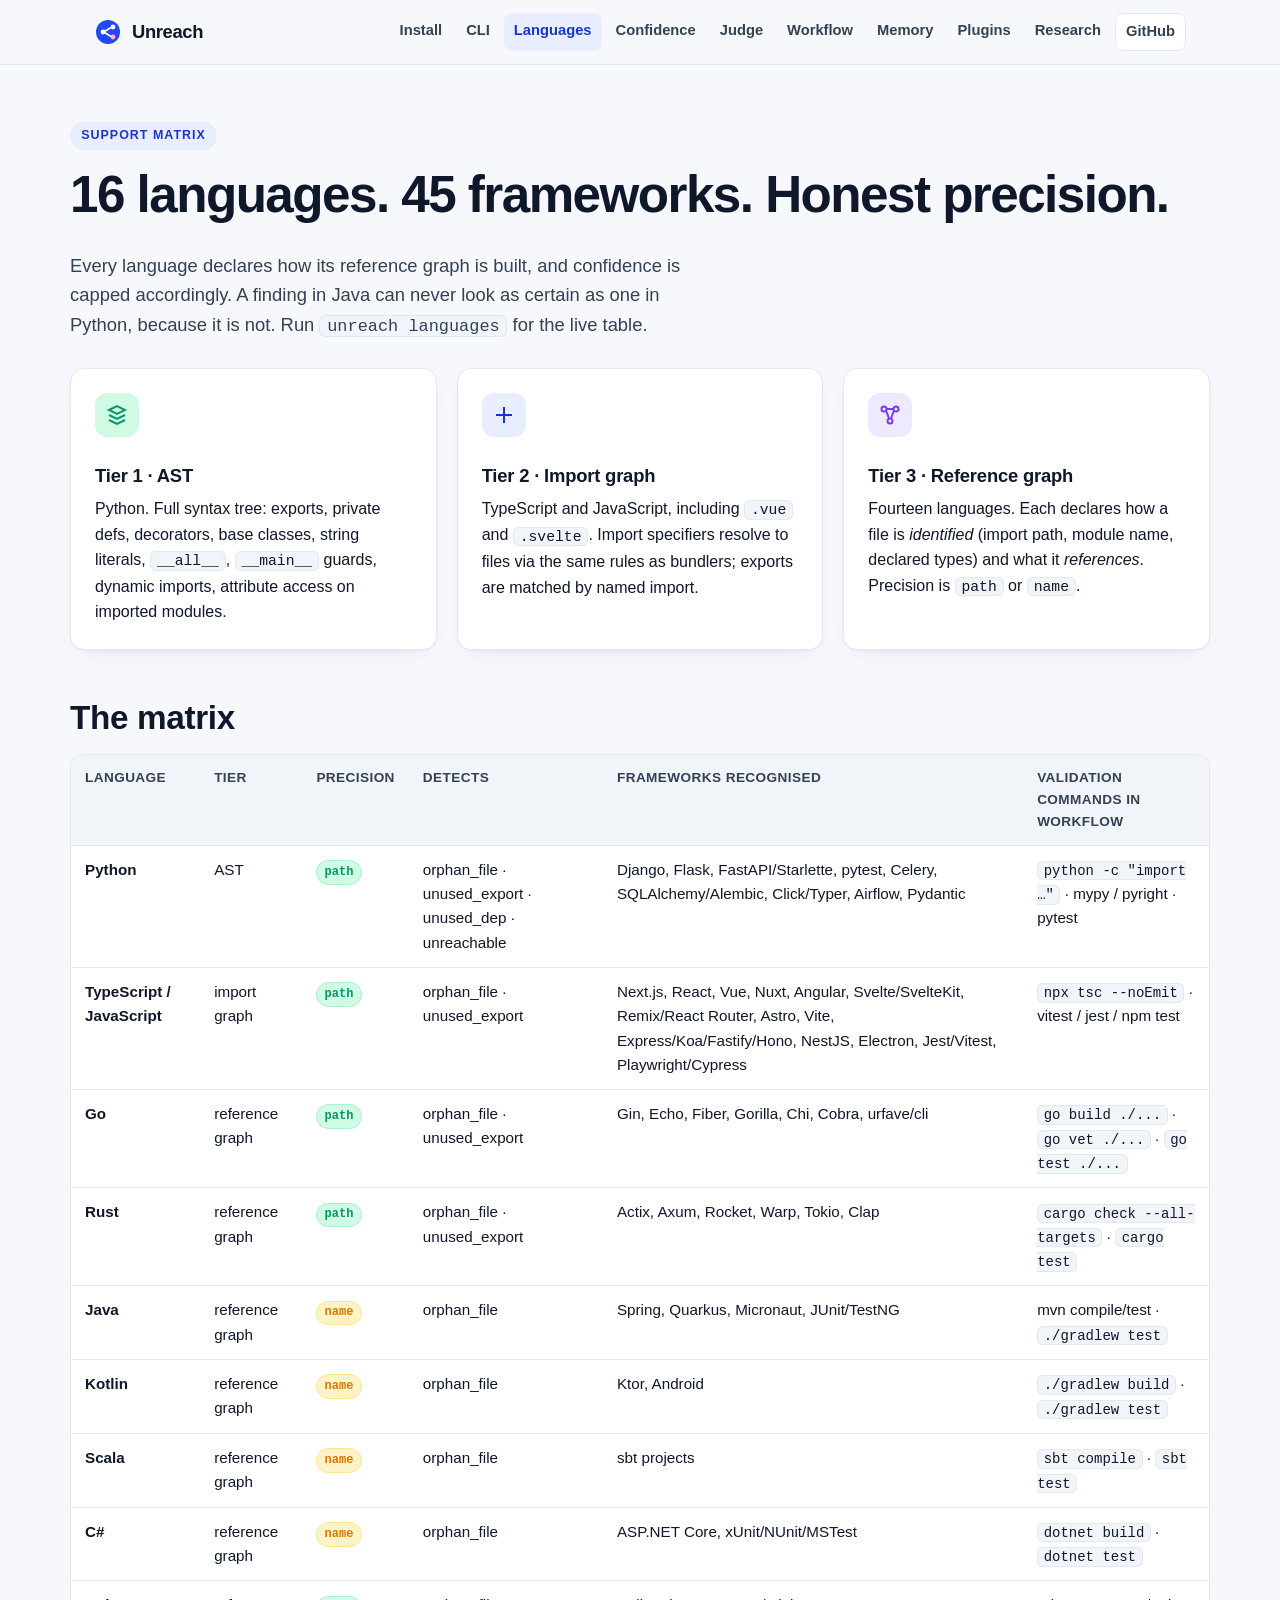
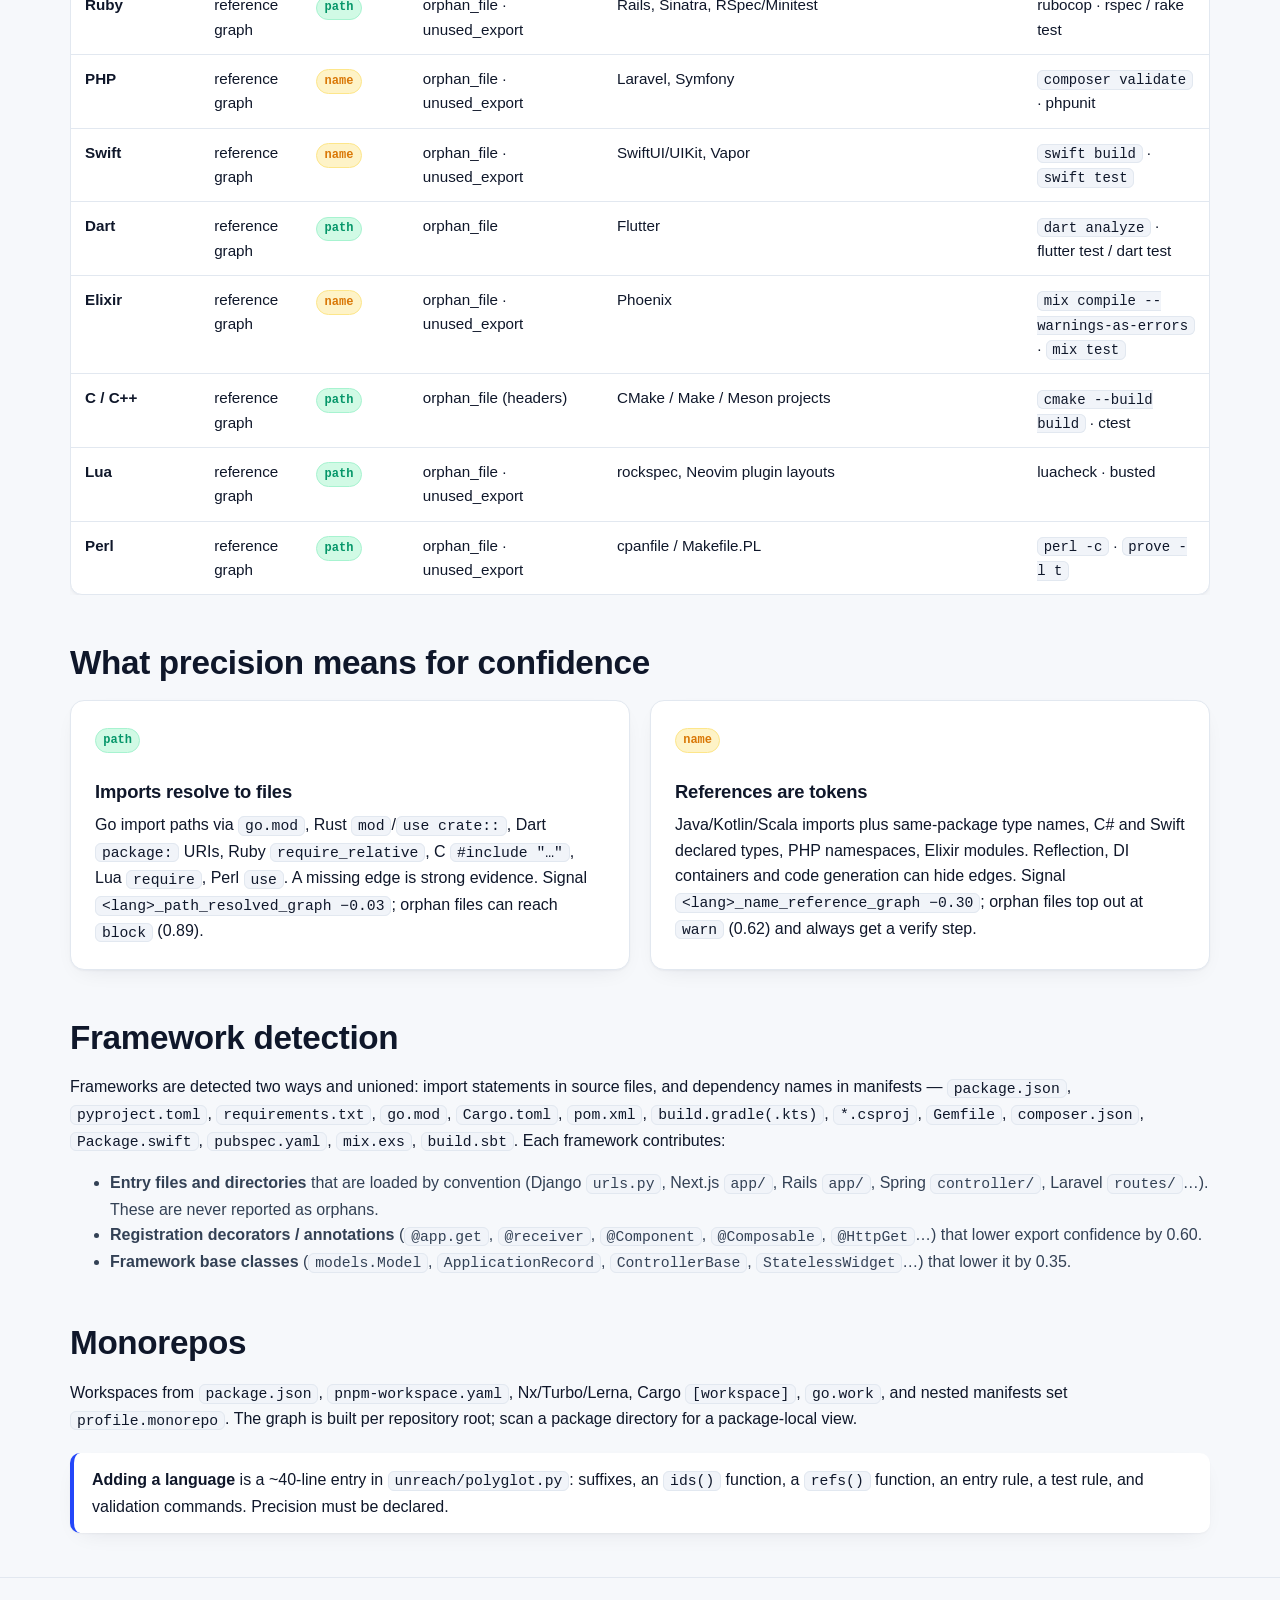
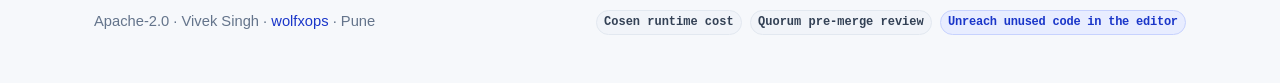
<file: docs/languages.html>
<!DOCTYPE html>
<html lang="en">
<head>
  <meta charset="utf-8">
  <meta name="viewport" content="width=device-width, initial-scale=1">
  <title>Languages &amp; frameworks — Unreach</title>
  <meta name="description" content="Unreach support matrix: 16 languages with declared graph precision and 45 frameworks recognised from imports and manifests.">
  <link rel="stylesheet" href="assets/style.css">
</head>
<body>
  <header class="site-header">
    <div class="container">
      <a class="brand" href="index.html"><svg class="mark" viewBox="0 0 28 28" aria-hidden="true"><circle cx="14" cy="14" r="12" fill="#2447f9"/><circle cx="9" cy="14" r="2.4" fill="#fff"/><circle cx="19" cy="9" r="2.4" fill="#fff"/><circle cx="19" cy="19" r="2.4" fill="#ffb4c0"/><path d="M11 13.2l5.6-3.4M11 14.8l5.6 3.4" stroke="#fff" stroke-width="1.6" stroke-linecap="round"/></svg>Unreach</a>
      <nav class="primary">
        <a href="install.html">Install</a>
        <a href="cli.html">CLI</a>
        <a href="languages.html" aria-current="page">Languages</a>
        <a href="confidence.html">Confidence</a>
        <a href="judge.html">Judge</a>
        <a href="workflow.html">Workflow</a>
        <a href="memory.html">Memory</a>
        <a href="plugins.html">Plugins</a>
        <a href="research.html">Research</a>
        <a class="gh" href="https://github.com/wolfxops/unreach">GitHub</a>
      </nav>
    </div>
  </header>

  <main class="container page prose">
    <span class="eyebrow reveal">Support matrix</span>
    <h1 class="reveal d1">16 languages. 45 frameworks. Honest precision.</h1>
    <p class="lead reveal d2">Every language declares how its reference graph is built, and confidence is capped accordingly. A finding in Java can never look as certain as one in Python, because it is not. Run <code>unreach languages</code> for the live table.</p>

    <div class="grid cols-3 reveal d3" style="margin: 28px 0 8px">
      <article class="card fix">
        <div class="icon"><svg viewBox="0 0 24 24" fill="none" stroke="currentColor" stroke-width="2"><path d="M4 7l8-4 8 4-8 4-8-4zM4 12l8 4 8-4M4 17l8 4 8-4"/></svg></div>
        <h3>Tier 1 · AST</h3>
        <p>Python. Full syntax tree: exports, private defs, decorators, base classes, string literals, <code>__all__</code>, <code>__main__</code> guards, dynamic imports, attribute access on imported modules.</p>
      </article>
      <article class="card">
        <div class="icon"><svg viewBox="0 0 24 24" fill="none" stroke="currentColor" stroke-width="2"><path d="M4 12h16M12 4v16"/></svg></div>
        <h3>Tier 2 · Import graph</h3>
        <p>TypeScript and JavaScript, including <code>.vue</code> and <code>.svelte</code>. Import specifiers resolve to files via the same rules as bundlers; exports are matched by named import.</p>
      </article>
      <article class="card mem">
        <div class="icon"><svg viewBox="0 0 24 24" fill="none" stroke="currentColor" stroke-width="2"><circle cx="6" cy="6" r="2.5"/><circle cx="18" cy="6" r="2.5"/><circle cx="12" cy="18" r="2.5"/><path d="M8 7.5l3 8M16 7.5l-3 8M8.5 6h7"/></svg></div>
        <h3>Tier 3 · Reference graph</h3>
        <p>Fourteen languages. Each declares how a file is <em>identified</em> (import path, module name, declared types) and what it <em>references</em>. Precision is <code>path</code> or <code>name</code>.</p>
      </article>
    </div>

    <h2>The matrix</h2>
    <div class="table-wrap"><table>
      <thead><tr><th>Language</th><th>Tier</th><th>Precision</th><th>Detects</th><th>Frameworks recognised</th><th>Validation commands in workflow</th></tr></thead>
      <tbody>
        <tr><td><strong>Python</strong></td><td>AST</td><td><span class="tag ok">path</span></td><td>orphan_file · unused_export · unused_dep · unreachable</td><td>Django, Flask, FastAPI/Starlette, pytest, Celery, SQLAlchemy/Alembic, Click/Typer, Airflow, Pydantic</td><td><code>python -c "import …"</code> · mypy / pyright · pytest</td></tr>
        <tr><td><strong>TypeScript / JavaScript</strong></td><td>import graph</td><td><span class="tag ok">path</span></td><td>orphan_file · unused_export</td><td>Next.js, React, Vue, Nuxt, Angular, Svelte/SvelteKit, Remix/React Router, Astro, Vite, Express/Koa/Fastify/Hono, NestJS, Electron, Jest/Vitest, Playwright/Cypress</td><td><code>npx tsc --noEmit</code> · vitest / jest / npm test</td></tr>
        <tr><td><strong>Go</strong></td><td>reference graph</td><td><span class="tag ok">path</span></td><td>orphan_file · unused_export</td><td>Gin, Echo, Fiber, Gorilla, Chi, Cobra, urfave/cli</td><td><code>go build ./...</code> · <code>go vet ./...</code> · <code>go test ./...</code></td></tr>
        <tr><td><strong>Rust</strong></td><td>reference graph</td><td><span class="tag ok">path</span></td><td>orphan_file · unused_export</td><td>Actix, Axum, Rocket, Warp, Tokio, Clap</td><td><code>cargo check --all-targets</code> · <code>cargo test</code></td></tr>
        <tr><td><strong>Java</strong></td><td>reference graph</td><td><span class="tag warn">name</span></td><td>orphan_file</td><td>Spring, Quarkus, Micronaut, JUnit/TestNG</td><td>mvn compile/test · <code>./gradlew test</code></td></tr>
        <tr><td><strong>Kotlin</strong></td><td>reference graph</td><td><span class="tag warn">name</span></td><td>orphan_file</td><td>Ktor, Android</td><td><code>./gradlew build</code> · <code>./gradlew test</code></td></tr>
        <tr><td><strong>Scala</strong></td><td>reference graph</td><td><span class="tag warn">name</span></td><td>orphan_file</td><td>sbt projects</td><td><code>sbt compile</code> · <code>sbt test</code></td></tr>
        <tr><td><strong>C#</strong></td><td>reference graph</td><td><span class="tag warn">name</span></td><td>orphan_file</td><td>ASP.NET Core, xUnit/NUnit/MSTest</td><td><code>dotnet build</code> · <code>dotnet test</code></td></tr>
        <tr><td><strong>Ruby</strong></td><td>reference graph</td><td><span class="tag ok">path</span></td><td>orphan_file · unused_export</td><td>Rails, Sinatra, RSpec/Minitest</td><td>rubocop · rspec / rake test</td></tr>
        <tr><td><strong>PHP</strong></td><td>reference graph</td><td><span class="tag warn">name</span></td><td>orphan_file · unused_export</td><td>Laravel, Symfony</td><td><code>composer validate</code> · phpunit</td></tr>
        <tr><td><strong>Swift</strong></td><td>reference graph</td><td><span class="tag warn">name</span></td><td>orphan_file · unused_export</td><td>SwiftUI/UIKit, Vapor</td><td><code>swift build</code> · <code>swift test</code></td></tr>
        <tr><td><strong>Dart</strong></td><td>reference graph</td><td><span class="tag ok">path</span></td><td>orphan_file</td><td>Flutter</td><td><code>dart analyze</code> · flutter test / dart test</td></tr>
        <tr><td><strong>Elixir</strong></td><td>reference graph</td><td><span class="tag warn">name</span></td><td>orphan_file · unused_export</td><td>Phoenix</td><td><code>mix compile --warnings-as-errors</code> · <code>mix test</code></td></tr>
        <tr><td><strong>C / C++</strong></td><td>reference graph</td><td><span class="tag ok">path</span></td><td>orphan_file (headers)</td><td>CMake / Make / Meson projects</td><td><code>cmake --build build</code> · ctest</td></tr>
        <tr><td><strong>Lua</strong></td><td>reference graph</td><td><span class="tag ok">path</span></td><td>orphan_file · unused_export</td><td>rockspec, Neovim plugin layouts</td><td>luacheck · busted</td></tr>
        <tr><td><strong>Perl</strong></td><td>reference graph</td><td><span class="tag ok">path</span></td><td>orphan_file · unused_export</td><td>cpanfile / Makefile.PL</td><td><code>perl -c</code> · <code>prove -l t</code></td></tr>
      </tbody>
    </table></div>

    <h2>What precision means for confidence</h2>
    <div class="grid cols-2">
      <article class="card">
        <span class="tag ok">path</span>
        <h3>Imports resolve to files</h3>
        <p>Go import paths via <code>go.mod</code>, Rust <code>mod</code>/<code>use crate::</code>, Dart <code>package:</code> URIs, Ruby <code>require_relative</code>, C <code>#include "…"</code>, Lua <code>require</code>, Perl <code>use</code>. A missing edge is strong evidence. Signal <code>&lt;lang&gt;_path_resolved_graph −0.03</code>; orphan files can reach <code>block</code> (0.89).</p>
      </article>
      <article class="card">
        <span class="tag warn">name</span>
        <h3>References are tokens</h3>
        <p>Java/Kotlin/Scala imports plus same-package type names, C# and Swift declared types, PHP namespaces, Elixir modules. Reflection, DI containers and code generation can hide edges. Signal <code>&lt;lang&gt;_name_reference_graph −0.30</code>; orphan files top out at <code>warn</code> (0.62) and always get a verify step.</p>
      </article>
    </div>

    <h2>Framework detection</h2>
    <p>Frameworks are detected two ways and unioned: import statements in source files, and dependency names in manifests — <code>package.json</code>, <code>pyproject.toml</code>, <code>requirements.txt</code>, <code>go.mod</code>, <code>Cargo.toml</code>, <code>pom.xml</code>, <code>build.gradle(.kts)</code>, <code>*.csproj</code>, <code>Gemfile</code>, <code>composer.json</code>, <code>Package.swift</code>, <code>pubspec.yaml</code>, <code>mix.exs</code>, <code>build.sbt</code>. Each framework contributes:</p>
    <ul>
      <li><strong>Entry files and directories</strong> that are loaded by convention (Django <code>urls.py</code>, Next.js <code>app/</code>, Rails <code>app/</code>, Spring <code>controller/</code>, Laravel <code>routes/</code>…). These are never reported as orphans.</li>
      <li><strong>Registration decorators / annotations</strong> (<code>@app.get</code>, <code>@receiver</code>, <code>@Component</code>, <code>@Composable</code>, <code>@HttpGet</code>…) that lower export confidence by 0.60.</li>
      <li><strong>Framework base classes</strong> (<code>models.Model</code>, <code>ApplicationRecord</code>, <code>ControllerBase</code>, <code>StatelessWidget</code>…) that lower it by 0.35.</li>
    </ul>

    <h2>Monorepos</h2>
    <p>Workspaces from <code>package.json</code>, <code>pnpm-workspace.yaml</code>, Nx/Turbo/Lerna, Cargo <code>[workspace]</code>, <code>go.work</code>, and nested manifests set <code>profile.monorepo</code>. The graph is built per repository root; scan a package directory for a package-local view.</p>

    <div class="callout"><p><strong>Adding a language</strong> is a ~40-line entry in <code>unreach/polyglot.py</code>: suffixes, an <code>ids()</code> function, a <code>refs()</code> function, an entry rule, a test rule, and validation commands. Precision must be declared.</p></div>
  </main>

  <footer class="site-footer">
    <div class="container">
      <div>Apache-2.0 · Vivek Singh · <a href="https://x.com/wolfxops">wolfxops</a> · Pune</div>
      <div class="house"><span class="tag"><strong>Cosen</strong>&nbsp;runtime cost</span><span class="tag"><strong>Quorum</strong>&nbsp;pre-merge review</span><span class="tag brand"><strong>Unreach</strong>&nbsp;unused code in the editor</span></div>
    </div>
  </footer>
  <script src="assets/site.js" defer></script>
</body>
</html>
</file>
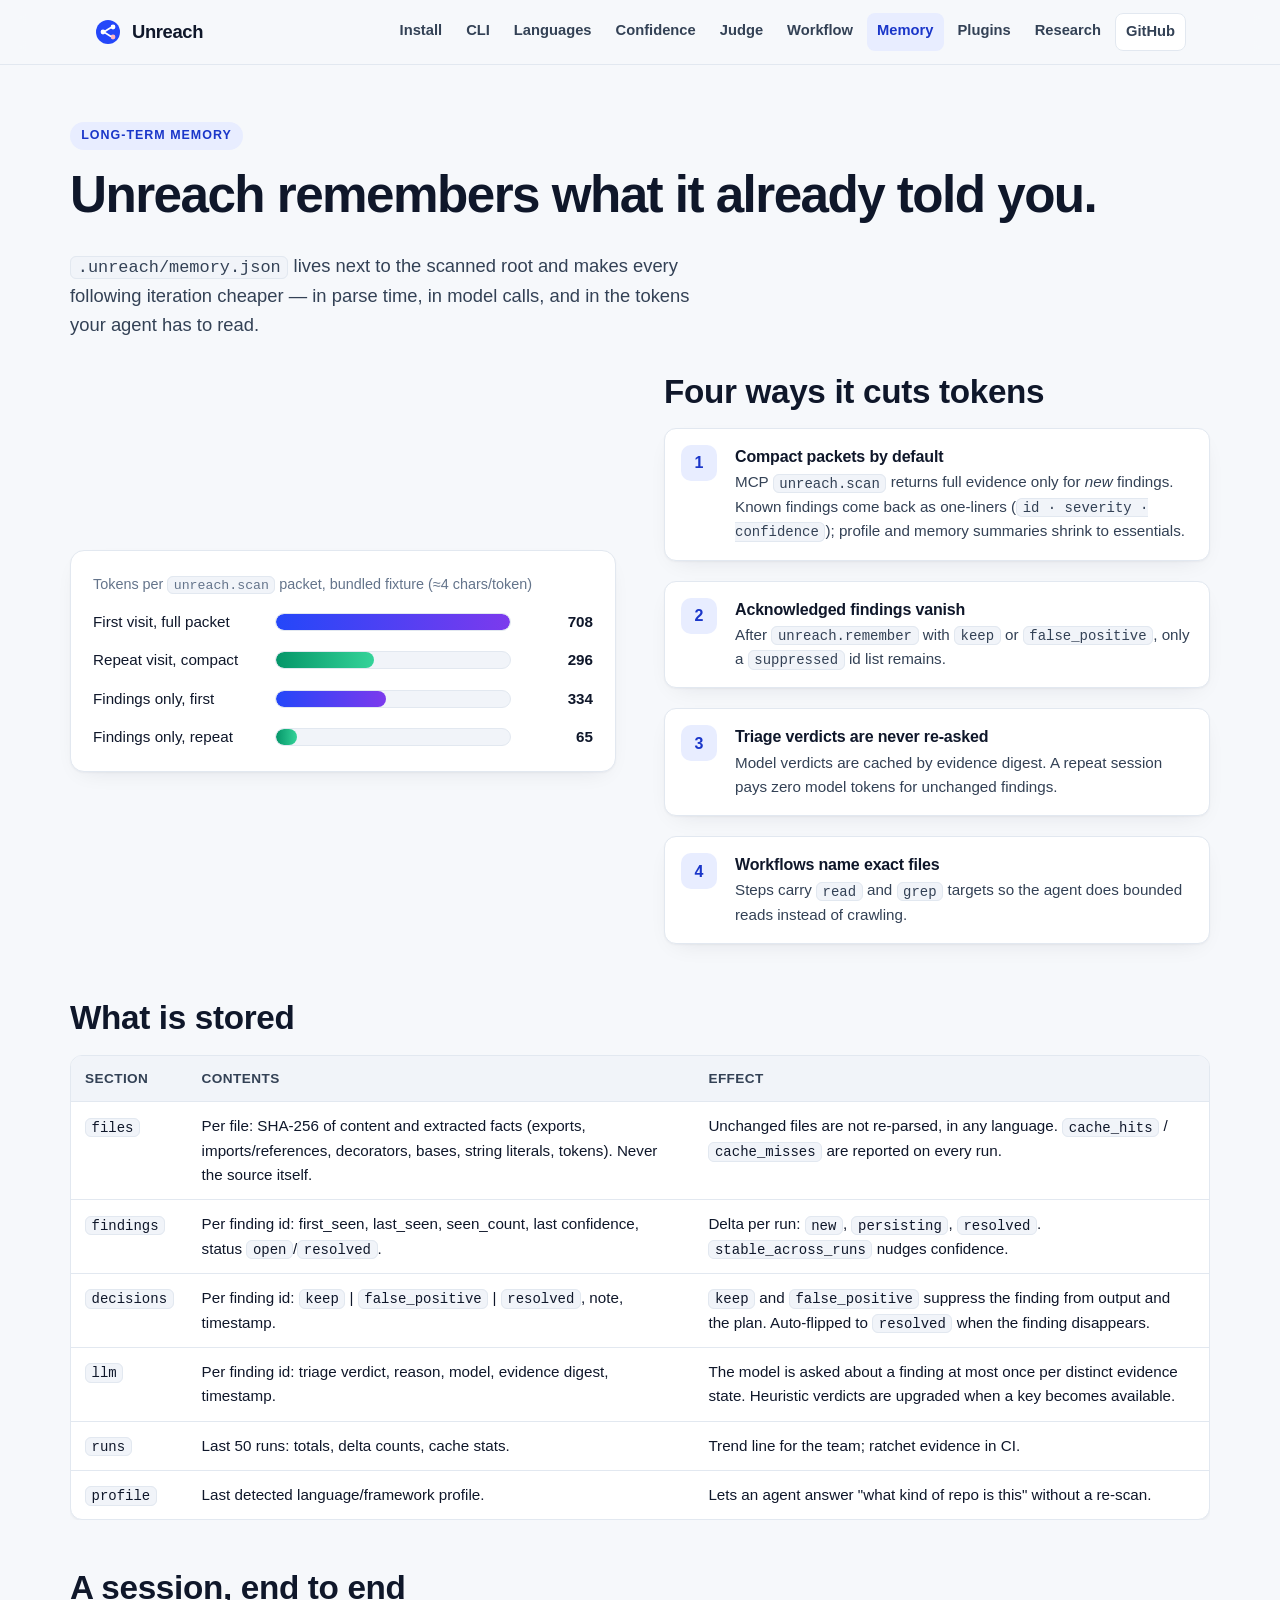
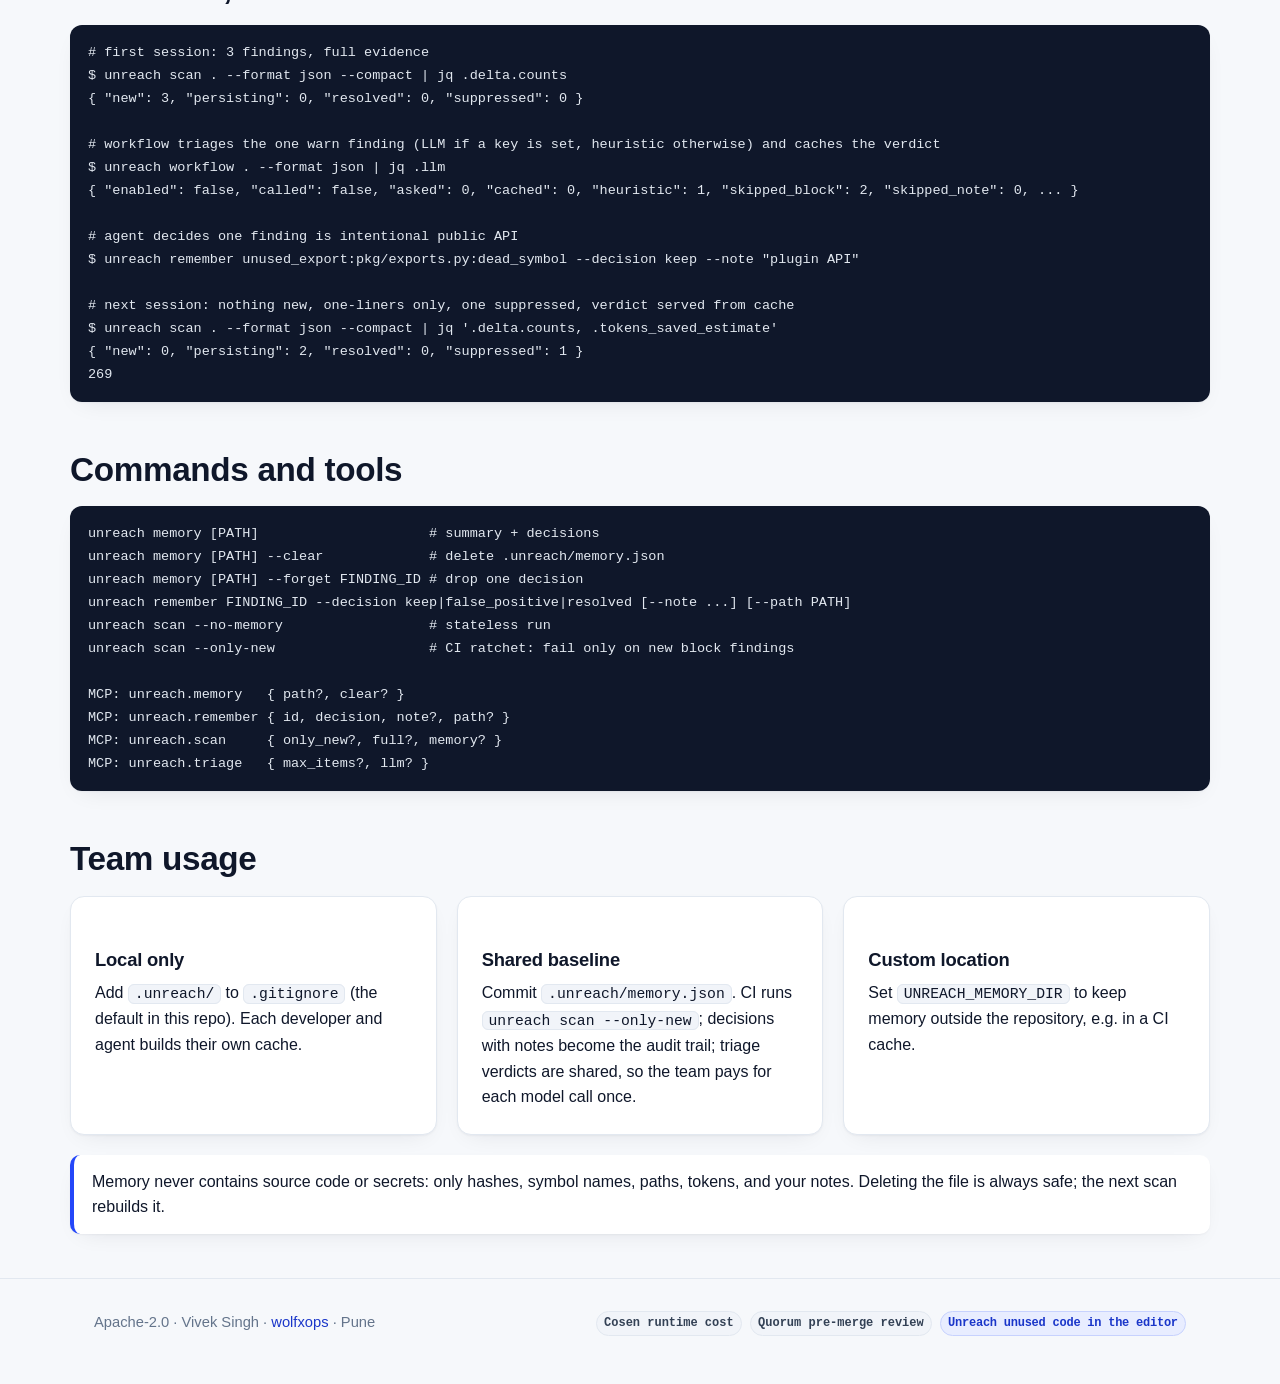
<file: docs/memory.html>
<!DOCTYPE html>
<html lang="en">
<head>
  <meta charset="utf-8">
  <meta name="viewport" content="width=device-width, initial-scale=1">
  <title>Long-term memory — Unreach</title>
  <meta name="description" content="How Unreach's .unreach/memory.json caches parsed facts, finding history, decisions and triage verdicts to cut token consumption on every following session.">
  <link rel="stylesheet" href="assets/style.css">
</head>
<body>
  <header class="site-header">
    <div class="container">
      <a class="brand" href="index.html"><svg class="mark" viewBox="0 0 28 28" aria-hidden="true"><circle cx="14" cy="14" r="12" fill="#2447f9"/><circle cx="9" cy="14" r="2.4" fill="#fff"/><circle cx="19" cy="9" r="2.4" fill="#fff"/><circle cx="19" cy="19" r="2.4" fill="#ffb4c0"/><path d="M11 13.2l5.6-3.4M11 14.8l5.6 3.4" stroke="#fff" stroke-width="1.6" stroke-linecap="round"/></svg>Unreach</a>
      <nav class="primary">
        <a href="install.html">Install</a>
        <a href="cli.html">CLI</a>
        <a href="languages.html">Languages</a>
        <a href="confidence.html">Confidence</a>
        <a href="judge.html">Judge</a>
        <a href="workflow.html">Workflow</a>
        <a href="memory.html" aria-current="page">Memory</a>
        <a href="plugins.html">Plugins</a>
        <a href="research.html">Research</a>
        <a class="gh" href="https://github.com/wolfxops/unreach">GitHub</a>
      </nav>
    </div>
  </header>

  <main class="container page prose">
    <span class="eyebrow reveal">Long-term memory</span>
    <h1 class="reveal d1">Unreach remembers what it already told you.</h1>
    <p class="lead reveal d2"><code>.unreach/memory.json</code> lives next to the scanned root and makes every following iteration cheaper — in parse time, in model calls, and in the tokens your agent has to read.</p>

    <div class="feature reveal d3" style="margin: 32px 0 8px">
      <div class="art">
        <p class="small muted" style="margin:0 0 14px">Tokens per <code>unreach.scan</code> packet, bundled fixture (≈4 chars/token)</p>
        <div class="bars">
          <div class="bar"><span>First visit, full packet</span><div class="track"><div class="fill" style="--w:100%"></div></div><b>708</b></div>
          <div class="bar"><span>Repeat visit, compact</span><div class="track"><div class="fill ok" style="--w:42%"></div></div><b>296</b></div>
          <div class="bar"><span>Findings only, first</span><div class="track"><div class="fill" style="--w:47%"></div></div><b>334</b></div>
          <div class="bar"><span>Findings only, repeat</span><div class="track"><div class="fill ok" style="--w:9%"></div></div><b>65</b></div>
        </div>
      </div>
      <div>
        <h2 style="margin-top:0">Four ways it cuts tokens</h2>
        <ol class="steps">
          <li><span class="n">1</span><div><h4>Compact packets by default</h4><p>MCP <code>unreach.scan</code> returns full evidence only for <em>new</em> findings. Known findings come back as one-liners (<code>id · severity · confidence</code>); profile and memory summaries shrink to essentials.</p></div></li>
          <li><span class="n">2</span><div><h4>Acknowledged findings vanish</h4><p>After <code>unreach.remember</code> with <code>keep</code> or <code>false_positive</code>, only a <code>suppressed</code> id list remains.</p></div></li>
          <li><span class="n">3</span><div><h4>Triage verdicts are never re-asked</h4><p>Model verdicts are cached by evidence digest. A repeat session pays zero model tokens for unchanged findings.</p></div></li>
          <li><span class="n">4</span><div><h4>Workflows name exact files</h4><p>Steps carry <code>read</code> and <code>grep</code> targets so the agent does bounded reads instead of crawling.</p></div></li>
        </ol>
      </div>
    </div>

    <h2>What is stored</h2>
    <div class="table-wrap"><table>
      <thead><tr><th>Section</th><th>Contents</th><th>Effect</th></tr></thead>
      <tbody>
        <tr><td><code>files</code></td><td>Per file: SHA-256 of content and extracted facts (exports, imports/references, decorators, bases, string literals, tokens). Never the source itself.</td><td>Unchanged files are not re-parsed, in any language. <code>cache_hits</code> / <code>cache_misses</code> are reported on every run.</td></tr>
        <tr><td><code>findings</code></td><td>Per finding id: first_seen, last_seen, seen_count, last confidence, status <code>open</code>/<code>resolved</code>.</td><td>Delta per run: <code>new</code>, <code>persisting</code>, <code>resolved</code>. <code>stable_across_runs</code> nudges confidence.</td></tr>
        <tr><td><code>decisions</code></td><td>Per finding id: <code>keep</code> | <code>false_positive</code> | <code>resolved</code>, note, timestamp.</td><td><code>keep</code> and <code>false_positive</code> suppress the finding from output and the plan. Auto-flipped to <code>resolved</code> when the finding disappears.</td></tr>
        <tr><td><code>llm</code></td><td>Per finding id: triage verdict, reason, model, evidence digest, timestamp.</td><td>The model is asked about a finding at most once per distinct evidence state. Heuristic verdicts are upgraded when a key becomes available.</td></tr>
        <tr><td><code>runs</code></td><td>Last 50 runs: totals, delta counts, cache stats.</td><td>Trend line for the team; ratchet evidence in CI.</td></tr>
        <tr><td><code>profile</code></td><td>Last detected language/framework profile.</td><td>Lets an agent answer "what kind of repo is this" without a re-scan.</td></tr>
      </tbody>
    </table></div>

    <h2>A session, end to end</h2>
    <pre><code># first session: 3 findings, full evidence
$ unreach scan . --format json --compact | jq .delta.counts
{ "new": 3, "persisting": 0, "resolved": 0, "suppressed": 0 }

# workflow triages the one warn finding (LLM if a key is set, heuristic otherwise) and caches the verdict
$ unreach workflow . --format json | jq .llm
{ "enabled": false, "called": false, "asked": 0, "cached": 0, "heuristic": 1, "skipped_block": 2, "skipped_note": 0, ... }

# agent decides one finding is intentional public API
$ unreach remember unused_export:pkg/exports.py:dead_symbol --decision keep --note "plugin API"

# next session: nothing new, one-liners only, one suppressed, verdict served from cache
$ unreach scan . --format json --compact | jq '.delta.counts, .tokens_saved_estimate'
{ "new": 0, "persisting": 2, "resolved": 0, "suppressed": 1 }
269</code></pre>

    <h2>Commands and tools</h2>
    <pre><code>unreach memory [PATH]                     # summary + decisions
unreach memory [PATH] --clear             # delete .unreach/memory.json
unreach memory [PATH] --forget FINDING_ID # drop one decision
unreach remember FINDING_ID --decision keep|false_positive|resolved [--note ...] [--path PATH]
unreach scan --no-memory                  # stateless run
unreach scan --only-new                   # CI ratchet: fail only on new block findings

MCP: unreach.memory   { path?, clear? }
MCP: unreach.remember { id, decision, note?, path? }
MCP: unreach.scan     { only_new?, full?, memory? }
MCP: unreach.triage   { max_items?, llm? }</code></pre>

    <h2>Team usage</h2>
    <div class="grid cols-3">
      <article class="card"><h3>Local only</h3><p>Add <code>.unreach/</code> to <code>.gitignore</code> (the default in this repo). Each developer and agent builds their own cache.</p></article>
      <article class="card"><h3>Shared baseline</h3><p>Commit <code>.unreach/memory.json</code>. CI runs <code>unreach scan --only-new</code>; decisions with notes become the audit trail; triage verdicts are shared, so the team pays for each model call once.</p></article>
      <article class="card"><h3>Custom location</h3><p>Set <code>UNREACH_MEMORY_DIR</code> to keep memory outside the repository, e.g. in a CI cache.</p></article>
    </div>
    <div class="callout"><p>Memory never contains source code or secrets: only hashes, symbol names, paths, tokens, and your notes. Deleting the file is always safe; the next scan rebuilds it.</p></div>
  </main>

  <footer class="site-footer">
    <div class="container">
      <div>Apache-2.0 · Vivek Singh · <a href="https://x.com/wolfxops">wolfxops</a> · Pune</div>
      <div class="house"><span class="tag"><strong>Cosen</strong>&nbsp;runtime cost</span><span class="tag"><strong>Quorum</strong>&nbsp;pre-merge review</span><span class="tag brand"><strong>Unreach</strong>&nbsp;unused code in the editor</span></div>
    </div>
  </footer>
  <script src="assets/site.js" defer></script>
</body>
</html>
</file>
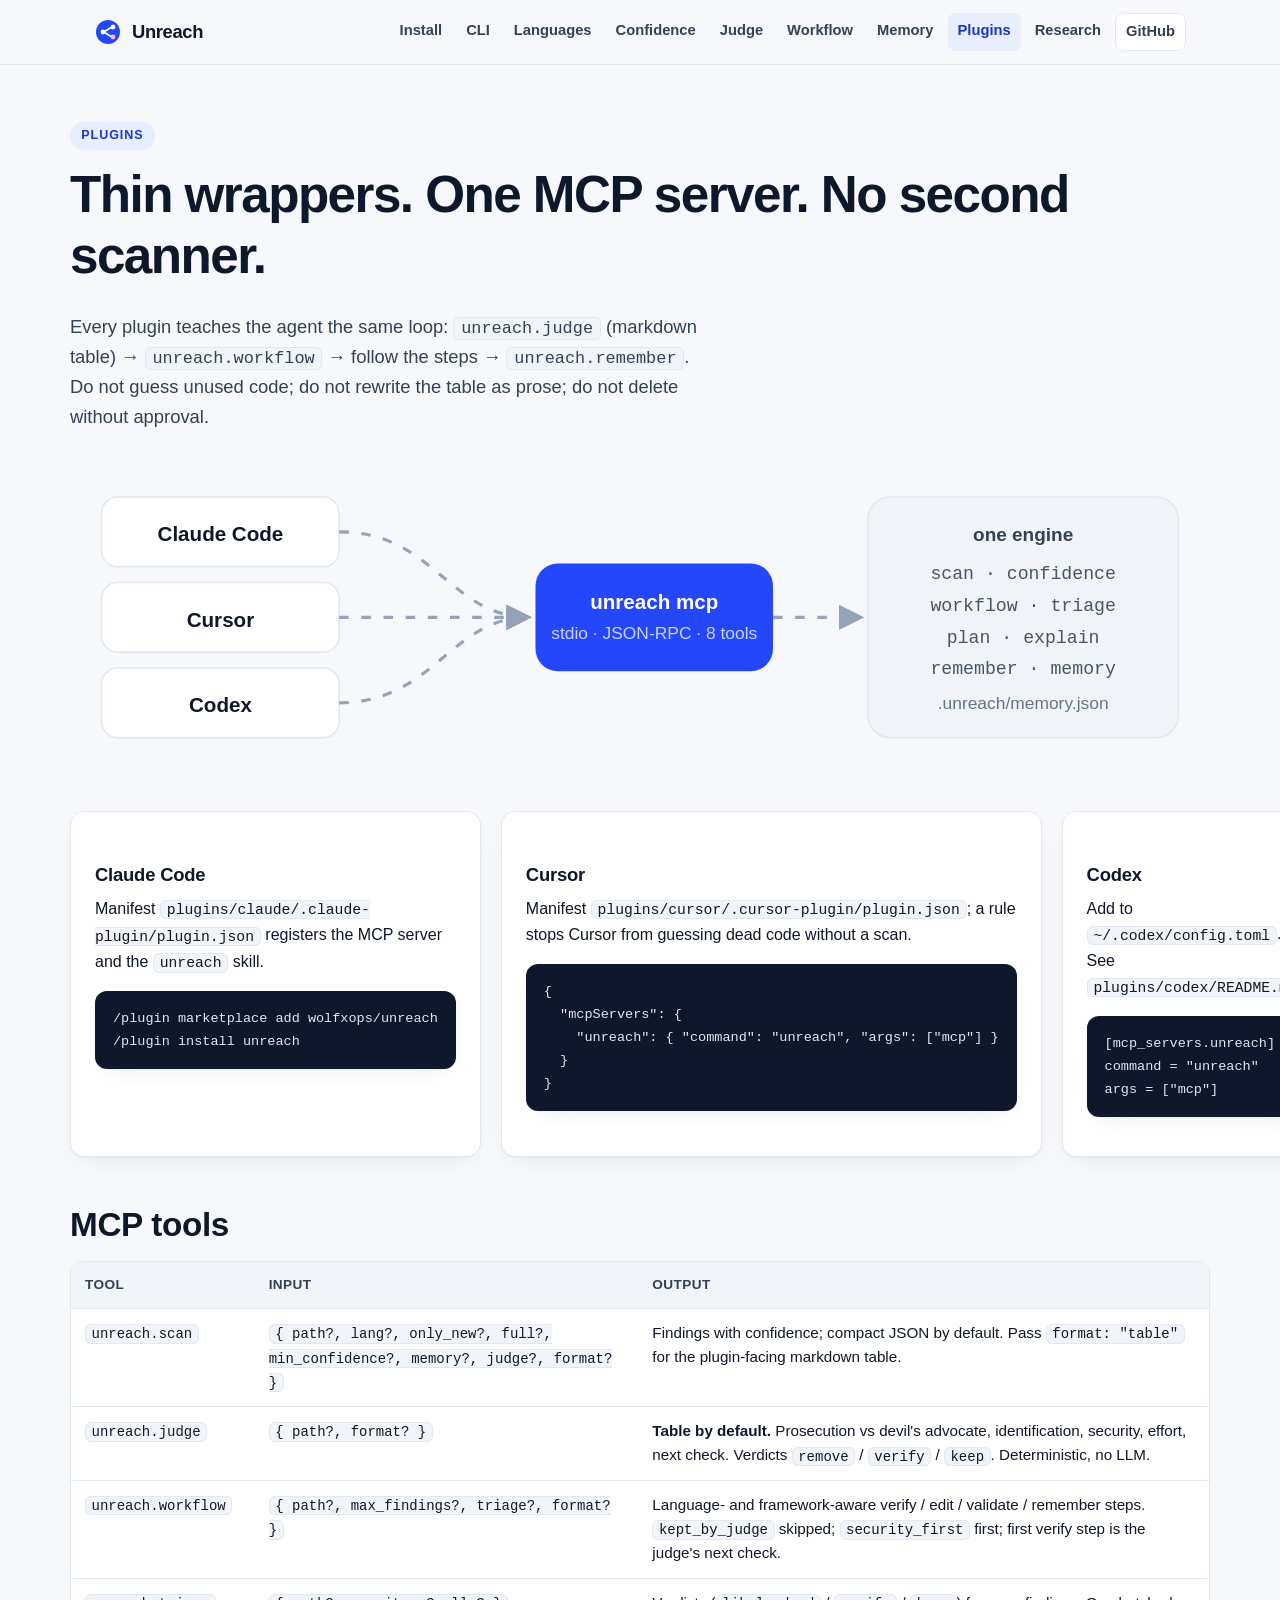
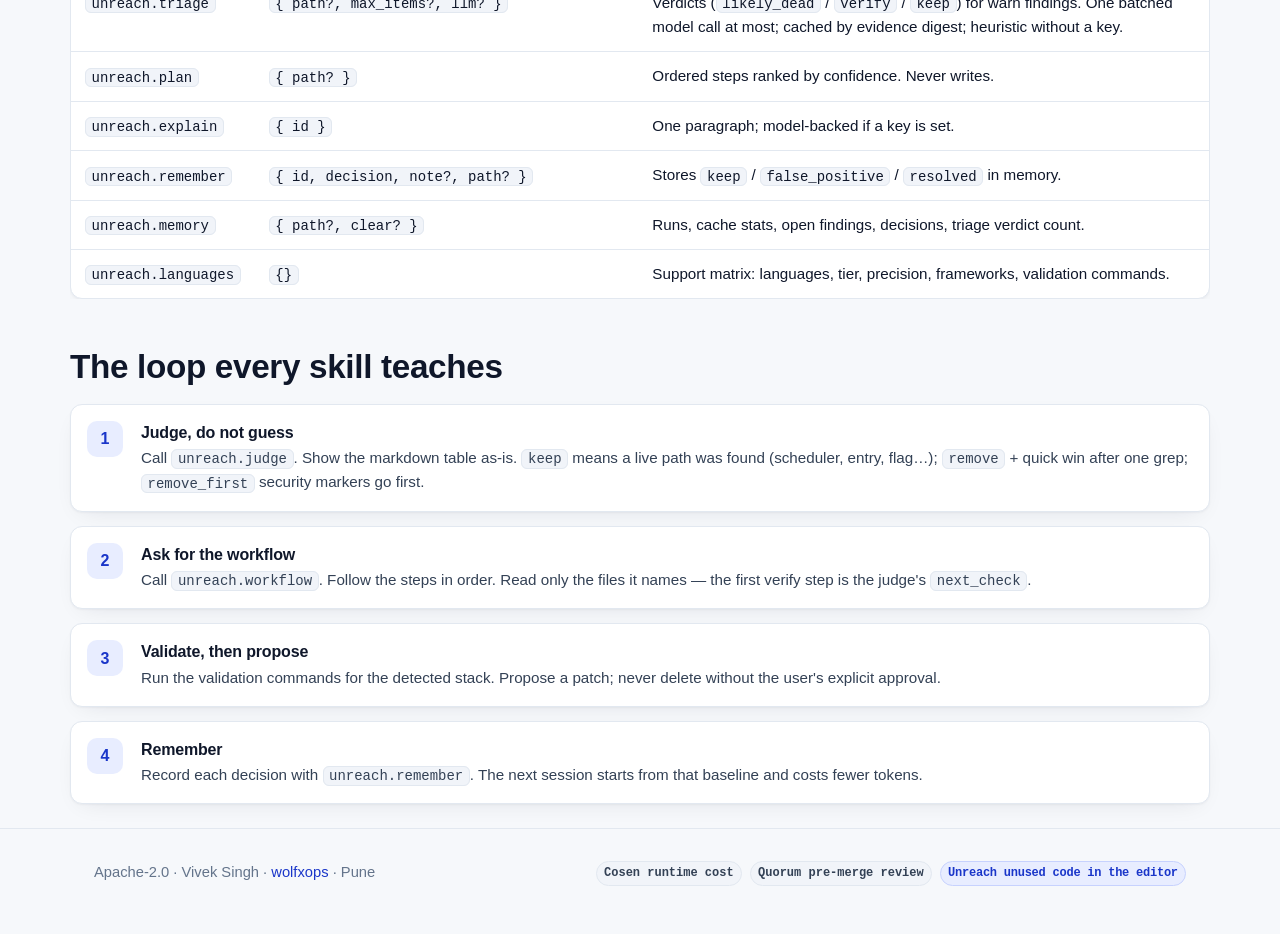
<file: docs/plugins.html>
<!DOCTYPE html>
<html lang="en">
<head>
  <meta charset="utf-8">
  <meta name="viewport" content="width=device-width, initial-scale=1">
  <title>Plugins — Unreach</title>
  <meta name="description" content="Unreach plugins for Claude Code, Cursor and Codex: thin wrappers around one stdio MCP server. Tabular output by default for the judge.">
  <link rel="stylesheet" href="assets/style.css">
</head>
<body>
  <header class="site-header">
    <div class="container">
      <a class="brand" href="index.html"><svg class="mark" viewBox="0 0 28 28" aria-hidden="true"><circle cx="14" cy="14" r="12" fill="#2447f9"/><circle cx="9" cy="14" r="2.4" fill="#fff"/><circle cx="19" cy="9" r="2.4" fill="#fff"/><circle cx="19" cy="19" r="2.4" fill="#ffb4c0"/><path d="M11 13.2l5.6-3.4M11 14.8l5.6 3.4" stroke="#fff" stroke-width="1.6" stroke-linecap="round"/></svg>Unreach</a>
      <nav class="primary">
        <a href="install.html">Install</a>
        <a href="cli.html">CLI</a>
        <a href="languages.html">Languages</a>
        <a href="confidence.html">Confidence</a>
        <a href="judge.html">Judge</a>
        <a href="workflow.html">Workflow</a>
        <a href="memory.html">Memory</a>
        <a href="plugins.html" aria-current="page">Plugins</a>
        <a href="research.html">Research</a>
        <a class="gh" href="https://github.com/wolfxops/unreach">GitHub</a>
      </nav>
    </div>
  </header>

  <main class="container page prose">
    <span class="eyebrow reveal">Plugins</span>
    <h1 class="reveal d1">Thin wrappers. One MCP server. No second scanner.</h1>
    <p class="lead reveal d2">Every plugin teaches the agent the same loop: <code>unreach.judge</code> (markdown table) → <code>unreach.workflow</code> → follow the steps → <code>unreach.remember</code>. Do not guess unused code; do not rewrite the table as prose; do not delete without approval.</p>

    <div class="art reveal d3" style="margin: 28px 0">
      <svg viewBox="0 0 720 200" role="img" aria-label="Three agents connecting to one MCP server">
        <defs><marker id="a3" viewBox="0 0 10 10" refX="9" refY="5" markerWidth="8" markerHeight="8" orient="auto-start-reverse"><path d="M0,0 L10,5 L0,10 z" fill="#94a3b8"/></marker></defs>
        <g font-family="Inter, -apple-system, Segoe UI, sans-serif">
          <rect x="20" y="24" width="150" height="44" rx="10" fill="#fff" stroke="#e2e8f0"/><text x="95" y="52" text-anchor="middle" font-size="13" font-weight="700" fill="#0f172a">Claude Code</text>
          <rect x="20" y="78" width="150" height="44" rx="10" fill="#fff" stroke="#e2e8f0"/><text x="95" y="106" text-anchor="middle" font-size="13" font-weight="700" fill="#0f172a">Cursor</text>
          <rect x="20" y="132" width="150" height="44" rx="10" fill="#fff" stroke="#e2e8f0"/><text x="95" y="160" text-anchor="middle" font-size="13" font-weight="700" fill="#0f172a">Codex</text>
          <path class="flow" d="M170,46 C230,46 240,100 290,100" fill="none" stroke="#94a3b8" stroke-width="2" marker-end="url(#a3)"/>
          <path class="flow" d="M170,100 L290,100" fill="none" stroke="#94a3b8" stroke-width="2" marker-end="url(#a3)"/>
          <path class="flow" d="M170,154 C230,154 240,100 290,100" fill="none" stroke="#94a3b8" stroke-width="2" marker-end="url(#a3)"/>
          <rect x="294" y="66" width="150" height="68" rx="14" fill="#2447f9"/>
          <text x="369" y="95" text-anchor="middle" font-size="13" font-weight="700" fill="#fff">unreach mcp</text>
          <text x="369" y="114" text-anchor="middle" font-size="11" fill="#c7d2fe">stdio · JSON-RPC · 8 tools</text>
          <path class="flow" d="M444,100 L500,100" fill="none" stroke="#94a3b8" stroke-width="2" marker-end="url(#a3)"/>
          <rect x="504" y="24" width="196" height="152" rx="14" fill="#f1f4f9" stroke="#e2e8f0"/>
          <text x="602" y="52" text-anchor="middle" font-size="12" font-weight="700" fill="#334155">one engine</text>
          <text x="602" y="76" text-anchor="middle" font-size="11.5" fill="#475569" font-family="ui-monospace, Menlo, monospace">scan · confidence</text>
          <text x="602" y="96" text-anchor="middle" font-size="11.5" fill="#475569" font-family="ui-monospace, Menlo, monospace">workflow · triage</text>
          <text x="602" y="116" text-anchor="middle" font-size="11.5" fill="#475569" font-family="ui-monospace, Menlo, monospace">plan · explain</text>
          <text x="602" y="136" text-anchor="middle" font-size="11.5" fill="#475569" font-family="ui-monospace, Menlo, monospace">remember · memory</text>
          <text x="602" y="158" text-anchor="middle" font-size="11" fill="#64748b">.unreach/memory.json</text>
        </g>
      </svg>
    </div>

    <div class="grid cols-3">
      <article class="card reveal">
        <h3>Claude Code</h3>
        <p>Manifest <code>plugins/claude/.claude-plugin/plugin.json</code> registers the MCP server and the <code>unreach</code> skill.</p>
        <pre><code>/plugin marketplace add wolfxops/unreach
/plugin install unreach</code></pre>
      </article>
      <article class="card reveal d1">
        <h3>Cursor</h3>
        <p>Manifest <code>plugins/cursor/.cursor-plugin/plugin.json</code>; a rule stops Cursor from guessing dead code without a scan.</p>
        <pre><code>{
  "mcpServers": {
    "unreach": { "command": "unreach", "args": ["mcp"] }
  }
}</code></pre>
      </article>
      <article class="card reveal d2">
        <h3>Codex</h3>
        <p>Add to <code>~/.codex/config.toml</code>. See <code>plugins/codex/README.md</code>.</p>
        <pre><code>[mcp_servers.unreach]
command = "unreach"
args = ["mcp"]</code></pre>
      </article>
    </div>

    <h2>MCP tools</h2>
    <div class="table-wrap"><table>
      <thead><tr><th>Tool</th><th>Input</th><th>Output</th></tr></thead>
      <tbody>
        <tr><td><code>unreach.scan</code></td><td><code>{ path?, lang?, only_new?, full?, min_confidence?, memory?, judge?, format? }</code></td><td>Findings with confidence; compact JSON by default. Pass <code>format: "table"</code> for the plugin-facing markdown table.</td></tr>
        <tr><td><code>unreach.judge</code></td><td><code>{ path?, format? }</code></td><td><strong>Table by default.</strong> Prosecution vs devil's advocate, identification, security, effort, next check. Verdicts <code>remove</code> / <code>verify</code> / <code>keep</code>. Deterministic, no LLM.</td></tr>
        <tr><td><code>unreach.workflow</code></td><td><code>{ path?, max_findings?, triage?, format? }</code></td><td>Language- and framework-aware verify / edit / validate / remember steps. <code>kept_by_judge</code> skipped; <code>security_first</code> first; first verify step is the judge's next check.</td></tr>
        <tr><td><code>unreach.triage</code></td><td><code>{ path?, max_items?, llm? }</code></td><td>Verdicts (<code>likely_dead</code> / <code>verify</code> / <code>keep</code>) for warn findings. One batched model call at most; cached by evidence digest; heuristic without a key.</td></tr>
        <tr><td><code>unreach.plan</code></td><td><code>{ path? }</code></td><td>Ordered steps ranked by confidence. Never writes.</td></tr>
        <tr><td><code>unreach.explain</code></td><td><code>{ id }</code></td><td>One paragraph; model-backed if a key is set.</td></tr>
        <tr><td><code>unreach.remember</code></td><td><code>{ id, decision, note?, path? }</code></td><td>Stores <code>keep</code> / <code>false_positive</code> / <code>resolved</code> in memory.</td></tr>
        <tr><td><code>unreach.memory</code></td><td><code>{ path?, clear? }</code></td><td>Runs, cache stats, open findings, decisions, triage verdict count.</td></tr>
        <tr><td><code>unreach.languages</code></td><td><code>{}</code></td><td>Support matrix: languages, tier, precision, frameworks, validation commands.</td></tr>
      </tbody>
    </table></div>

    <h2>The loop every skill teaches</h2>
    <ol class="steps">
      <li><span class="n">1</span><div><h4>Judge, do not guess</h4><p>Call <code>unreach.judge</code>. Show the markdown table as-is. <code>keep</code> means a live path was found (scheduler, entry, flag…); <code>remove</code> + quick win after one grep; <code>remove_first</code> security markers go first.</p></div></li>
      <li><span class="n">2</span><div><h4>Ask for the workflow</h4><p>Call <code>unreach.workflow</code>. Follow the steps in order. Read only the files it names — the first verify step is the judge's <code>next_check</code>.</p></div></li>
      <li><span class="n">3</span><div><h4>Validate, then propose</h4><p>Run the validation commands for the detected stack. Propose a patch; never delete without the user's explicit approval.</p></div></li>
      <li><span class="n">4</span><div><h4>Remember</h4><p>Record each decision with <code>unreach.remember</code>. The next session starts from that baseline and costs fewer tokens.</p></div></li>
    </ol>
  </main>

  <footer class="site-footer">
    <div class="container">
      <div>Apache-2.0 · Vivek Singh · <a href="https://x.com/wolfxops">wolfxops</a> · Pune</div>
      <div class="house"><span class="tag"><strong>Cosen</strong>&nbsp;runtime cost</span><span class="tag"><strong>Quorum</strong>&nbsp;pre-merge review</span><span class="tag brand"><strong>Unreach</strong>&nbsp;unused code in the editor</span></div>
    </div>
  </footer>
  <script src="assets/site.js" defer></script>
</body>
</html>
</file>
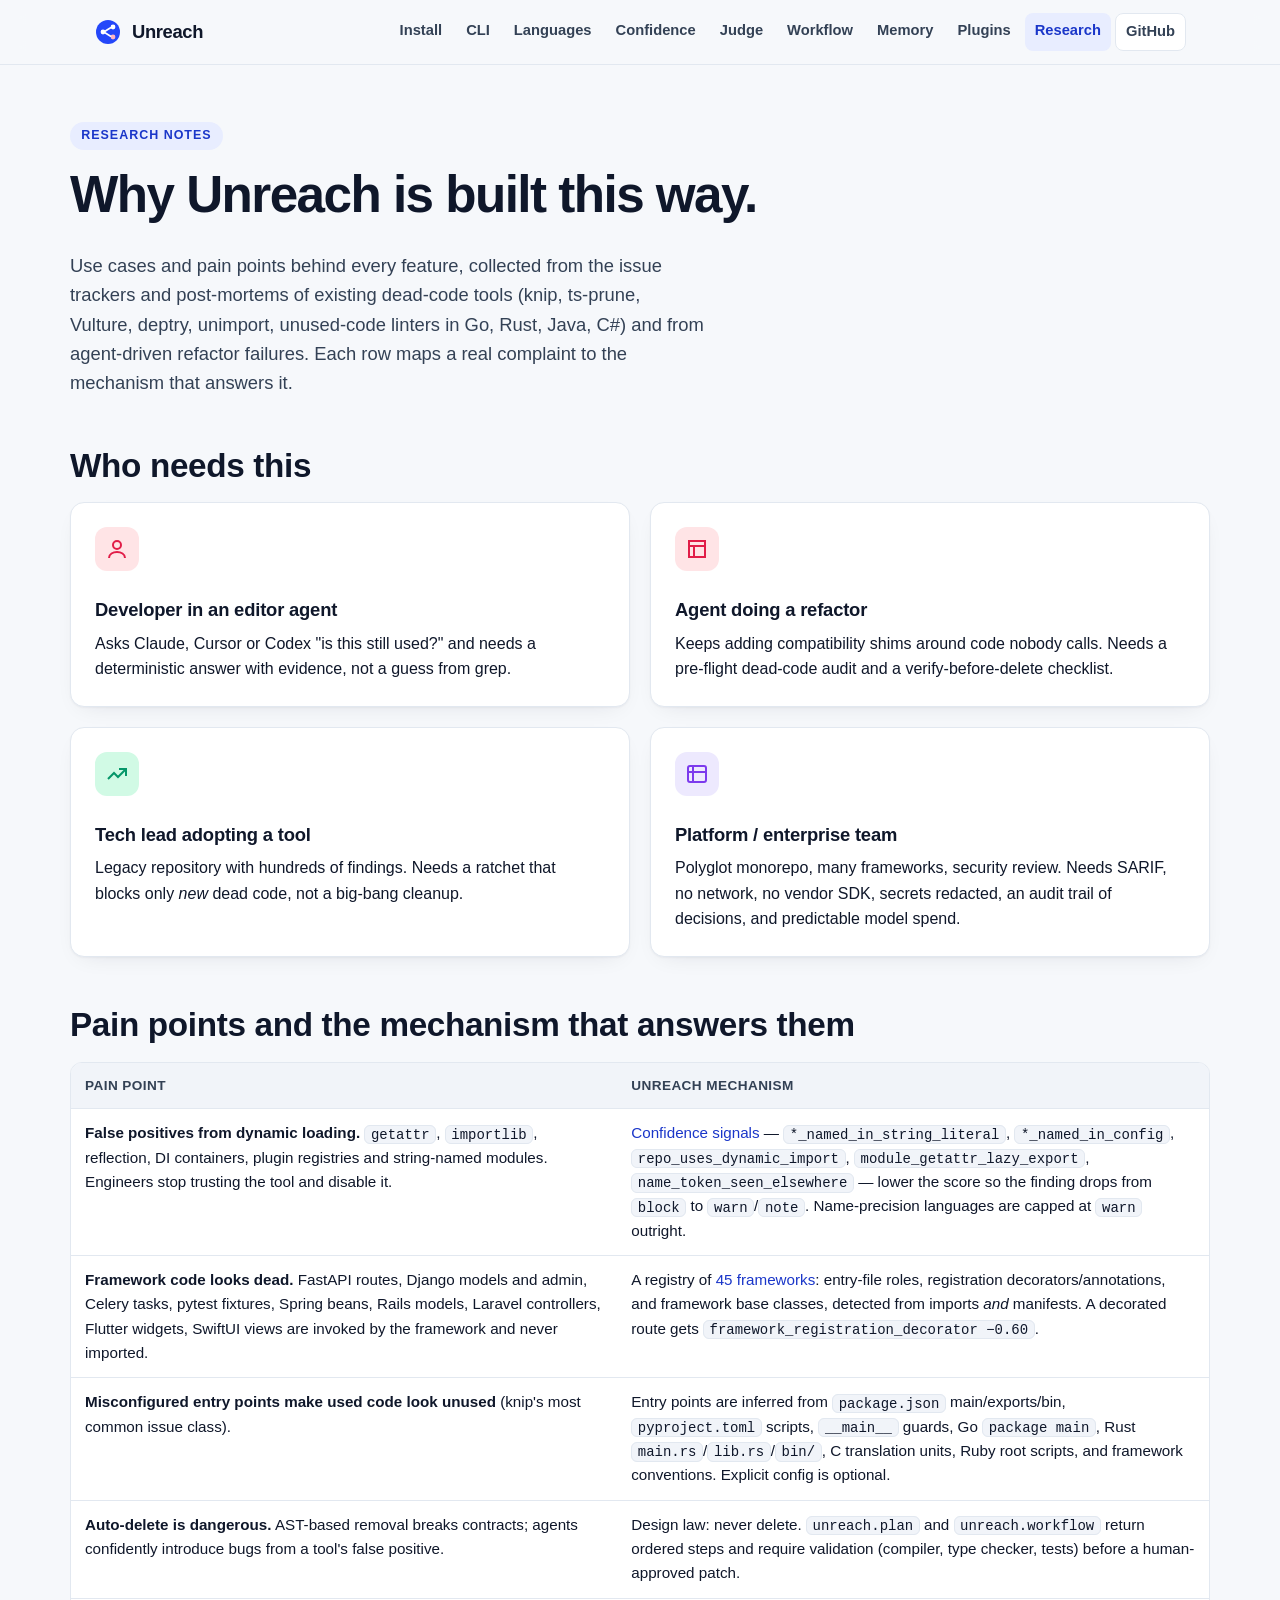
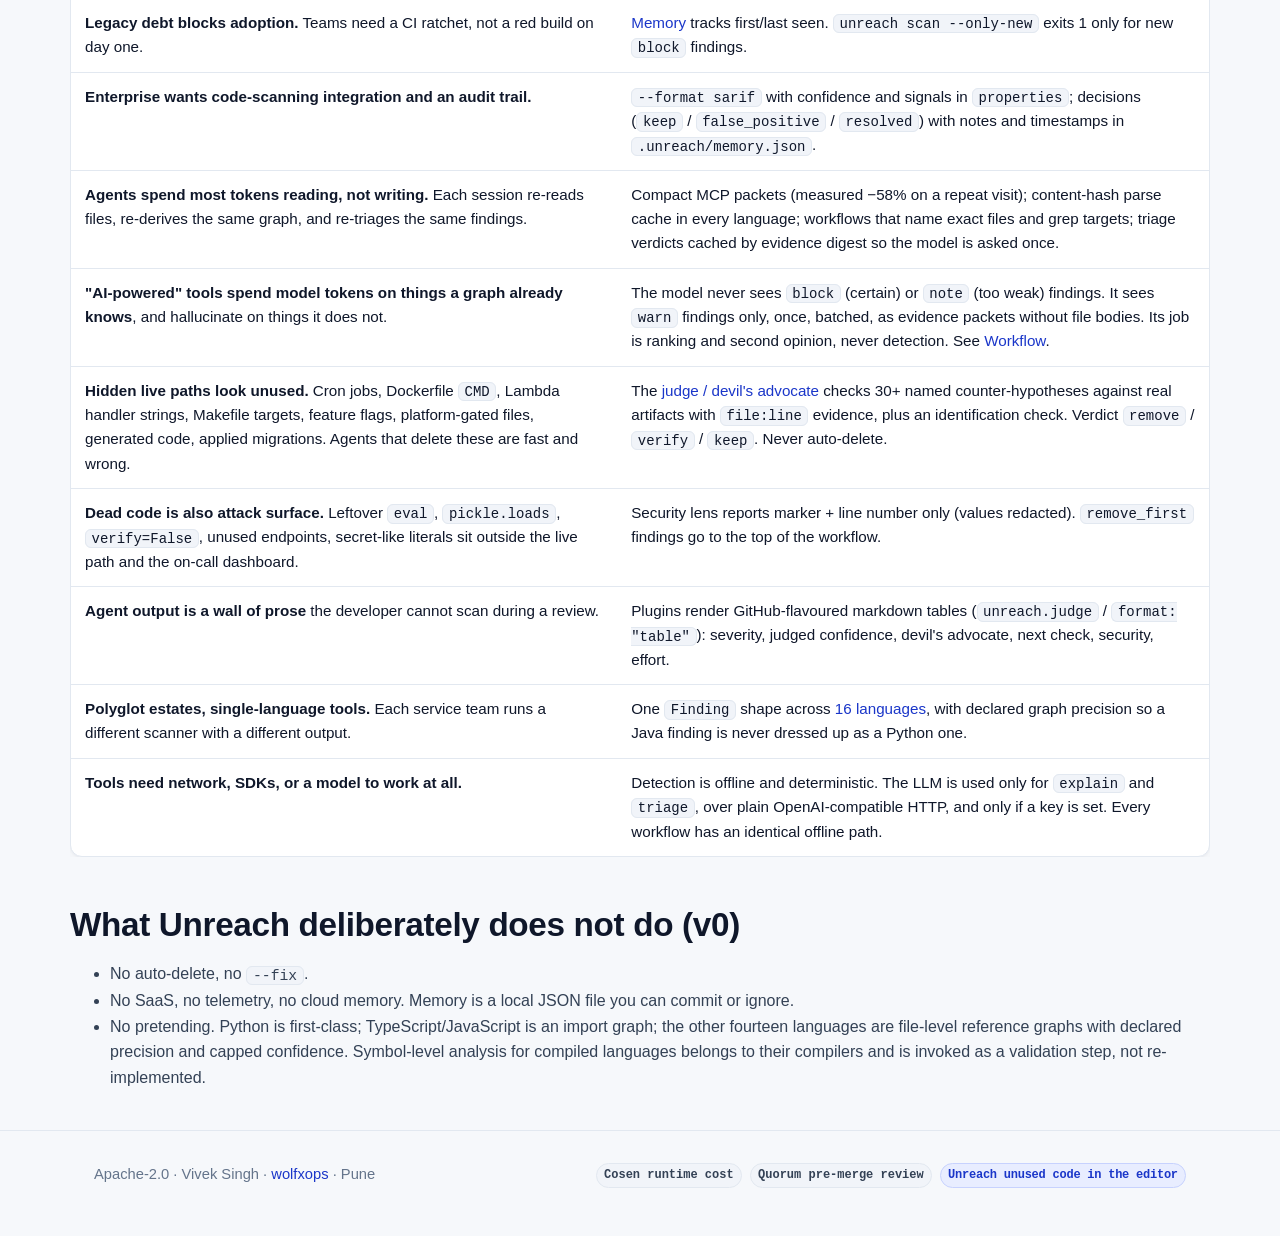
<file: docs/research.html>
<!DOCTYPE html>
<html lang="en">
<head>
  <meta charset="utf-8">
  <meta name="viewport" content="width=device-width, initial-scale=1">
  <title>Research — Unreach</title>
  <meta name="description" content="Developer and enterprise pain points behind dead-code detection, and the Unreach mechanism that answers each one.">
  <link rel="stylesheet" href="assets/style.css">
</head>
<body>
  <header class="site-header">
    <div class="container">
      <a class="brand" href="index.html"><svg class="mark" viewBox="0 0 28 28" aria-hidden="true"><circle cx="14" cy="14" r="12" fill="#2447f9"/><circle cx="9" cy="14" r="2.4" fill="#fff"/><circle cx="19" cy="9" r="2.4" fill="#fff"/><circle cx="19" cy="19" r="2.4" fill="#ffb4c0"/><path d="M11 13.2l5.6-3.4M11 14.8l5.6 3.4" stroke="#fff" stroke-width="1.6" stroke-linecap="round"/></svg>Unreach</a>
      <nav class="primary">
        <a href="install.html">Install</a>
        <a href="cli.html">CLI</a>
        <a href="languages.html">Languages</a>
        <a href="confidence.html">Confidence</a>
        <a href="judge.html">Judge</a>
        <a href="workflow.html">Workflow</a>
        <a href="memory.html">Memory</a>
        <a href="plugins.html">Plugins</a>
        <a href="research.html" aria-current="page">Research</a>
        <a class="gh" href="https://github.com/wolfxops/unreach">GitHub</a>
      </nav>
    </div>
  </header>

  <main class="container page prose">
    <span class="eyebrow reveal">Research notes</span>
    <h1 class="reveal d1">Why Unreach is built this way.</h1>
    <p class="lead reveal d2">Use cases and pain points behind every feature, collected from the issue trackers and post-mortems of existing dead-code tools (knip, ts-prune, Vulture, deptry, unimport, unused-code linters in Go, Rust, Java, C#) and from agent-driven refactor failures. Each row maps a real complaint to the mechanism that answers it.</p>

    <h2>Who needs this</h2>
    <div class="grid cols-2">
      <article class="card pain"><div class="icon"><svg viewBox="0 0 24 24" fill="none" stroke="currentColor" stroke-width="2"><circle cx="12" cy="8" r="4"/><path d="M4 21c0-4 4-6 8-6s8 2 8 6"/></svg></div><h3>Developer in an editor agent</h3><p>Asks Claude, Cursor or Codex "is this still used?" and needs a deterministic answer with evidence, not a guess from grep.</p></article>
      <article class="card pain"><div class="icon"><svg viewBox="0 0 24 24" fill="none" stroke="currentColor" stroke-width="2"><path d="M4 4h16v16H4zM4 9h16M9 9v11"/></svg></div><h3>Agent doing a refactor</h3><p>Keeps adding compatibility shims around code nobody calls. Needs a pre-flight dead-code audit and a verify-before-delete checklist.</p></article>
      <article class="card fix"><div class="icon"><svg viewBox="0 0 24 24" fill="none" stroke="currentColor" stroke-width="2"><path d="M3 17l6-6 4 4 8-8"/><path d="M14 7h7v7"/></svg></div><h3>Tech lead adopting a tool</h3><p>Legacy repository with hundreds of findings. Needs a ratchet that blocks only <em>new</em> dead code, not a big-bang cleanup.</p></article>
      <article class="card mem"><div class="icon"><svg viewBox="0 0 24 24" fill="none" stroke="currentColor" stroke-width="2"><rect x="3" y="4" width="18" height="16" rx="2"/><path d="M3 10h18M8 4v16"/></svg></div><h3>Platform / enterprise team</h3><p>Polyglot monorepo, many frameworks, security review. Needs SARIF, no network, no vendor SDK, secrets redacted, an audit trail of decisions, and predictable model spend.</p></article>
    </div>

    <h2>Pain points and the mechanism that answers them</h2>
    <div class="table-wrap"><table>
      <thead><tr><th style="width:48%">Pain point</th><th>Unreach mechanism</th></tr></thead>
      <tbody>
        <tr>
          <td><strong>False positives from dynamic loading.</strong> <code>getattr</code>, <code>importlib</code>, reflection, DI containers, plugin registries and string-named modules. Engineers stop trusting the tool and disable it.</td>
          <td><a href="confidence.html">Confidence signals</a> — <code>*_named_in_string_literal</code>, <code>*_named_in_config</code>, <code>repo_uses_dynamic_import</code>, <code>module_getattr_lazy_export</code>, <code>name_token_seen_elsewhere</code> — lower the score so the finding drops from <code>block</code> to <code>warn</code>/<code>note</code>. Name-precision languages are capped at <code>warn</code> outright.</td>
        </tr>
        <tr>
          <td><strong>Framework code looks dead.</strong> FastAPI routes, Django models and admin, Celery tasks, pytest fixtures, Spring beans, Rails models, Laravel controllers, Flutter widgets, SwiftUI views are invoked by the framework and never imported.</td>
          <td>A registry of <a href="languages.html">45 frameworks</a>: entry-file roles, registration decorators/annotations, and framework base classes, detected from imports <em>and</em> manifests. A decorated route gets <code>framework_registration_decorator −0.60</code>.</td>
        </tr>
        <tr>
          <td><strong>Misconfigured entry points make used code look unused</strong> (knip's most common issue class).</td>
          <td>Entry points are inferred from <code>package.json</code> main/exports/bin, <code>pyproject.toml</code> scripts, <code>__main__</code> guards, Go <code>package main</code>, Rust <code>main.rs</code>/<code>lib.rs</code>/<code>bin/</code>, C translation units, Ruby root scripts, and framework conventions. Explicit config is optional.</td>
        </tr>
        <tr>
          <td><strong>Auto-delete is dangerous.</strong> AST-based removal breaks contracts; agents confidently introduce bugs from a tool's false positive.</td>
          <td>Design law: never delete. <code>unreach.plan</code> and <code>unreach.workflow</code> return ordered steps and require validation (compiler, type checker, tests) before a human-approved patch.</td>
        </tr>
        <tr>
          <td><strong>Legacy debt blocks adoption.</strong> Teams need a CI ratchet, not a red build on day one.</td>
          <td><a href="memory.html">Memory</a> tracks first/last seen. <code>unreach scan --only-new</code> exits 1 only for new <code>block</code> findings.</td>
        </tr>
        <tr>
          <td><strong>Enterprise wants code-scanning integration and an audit trail.</strong></td>
          <td><code>--format sarif</code> with confidence and signals in <code>properties</code>; decisions (<code>keep</code> / <code>false_positive</code> / <code>resolved</code>) with notes and timestamps in <code>.unreach/memory.json</code>.</td>
        </tr>
        <tr>
          <td><strong>Agents spend most tokens reading, not writing.</strong> Each session re-reads files, re-derives the same graph, and re-triages the same findings.</td>
          <td>Compact MCP packets (measured −58% on a repeat visit); content-hash parse cache in every language; workflows that name exact files and grep targets; triage verdicts cached by evidence digest so the model is asked once.</td>
        </tr>
        <tr>
          <td><strong>"AI-powered" tools spend model tokens on things a graph already knows</strong>, and hallucinate on things it does not.</td>
          <td>The model never sees <code>block</code> (certain) or <code>note</code> (too weak) findings. It sees <code>warn</code> findings only, once, batched, as evidence packets without file bodies. Its job is ranking and second opinion, never detection. See <a href="workflow.html">Workflow</a>.</td>
        </tr>
        <tr>
          <td><strong>Hidden live paths look unused.</strong> Cron jobs, Dockerfile <code>CMD</code>, Lambda handler strings, Makefile targets, feature flags, platform-gated files, generated code, applied migrations. Agents that delete these are fast and wrong.</td>
          <td>The <a href="judge.html">judge / devil's advocate</a> checks 30+ named counter-hypotheses against real artifacts with <code>file:line</code> evidence, plus an identification check. Verdict <code>remove</code> / <code>verify</code> / <code>keep</code>. Never auto-delete.</td>
        </tr>
        <tr>
          <td><strong>Dead code is also attack surface.</strong> Leftover <code>eval</code>, <code>pickle.loads</code>, <code>verify=False</code>, unused endpoints, secret-like literals sit outside the live path and the on-call dashboard.</td>
          <td>Security lens reports marker + line number only (values redacted). <code>remove_first</code> findings go to the top of the workflow.</td>
        </tr>
        <tr>
          <td><strong>Agent output is a wall of prose</strong> the developer cannot scan during a review.</td>
          <td>Plugins render GitHub-flavoured markdown tables (<code>unreach.judge</code> / <code>format: "table"</code>): severity, judged confidence, devil's advocate, next check, security, effort.</td>
        </tr>
        <tr>
          <td><strong>Polyglot estates, single-language tools.</strong> Each service team runs a different scanner with a different output.</td>
          <td>One <code>Finding</code> shape across <a href="languages.html">16 languages</a>, with declared graph precision so a Java finding is never dressed up as a Python one.</td>
        </tr>
        <tr>
          <td><strong>Tools need network, SDKs, or a model to work at all.</strong></td>
          <td>Detection is offline and deterministic. The LLM is used only for <code>explain</code> and <code>triage</code>, over plain OpenAI-compatible HTTP, and only if a key is set. Every workflow has an identical offline path.</td>
        </tr>
      </tbody>
    </table></div>

    <h2>What Unreach deliberately does not do (v0)</h2>
    <ul>
      <li>No auto-delete, no <code>--fix</code>.</li>
      <li>No SaaS, no telemetry, no cloud memory. Memory is a local JSON file you can commit or ignore.</li>
      <li>No pretending. Python is first-class; TypeScript/JavaScript is an import graph; the other fourteen languages are file-level reference graphs with declared precision and capped confidence. Symbol-level analysis for compiled languages belongs to their compilers and is invoked as a validation step, not re-implemented.</li>
    </ul>
  </main>

  <footer class="site-footer">
    <div class="container">
      <div>Apache-2.0 · Vivek Singh · <a href="https://x.com/wolfxops">wolfxops</a> · Pune</div>
      <div class="house"><span class="tag"><strong>Cosen</strong>&nbsp;runtime cost</span><span class="tag"><strong>Quorum</strong>&nbsp;pre-merge review</span><span class="tag brand"><strong>Unreach</strong>&nbsp;unused code in the editor</span></div>
    </div>
  </footer>
  <script src="assets/site.js" defer></script>
</body>
</html>
</file>
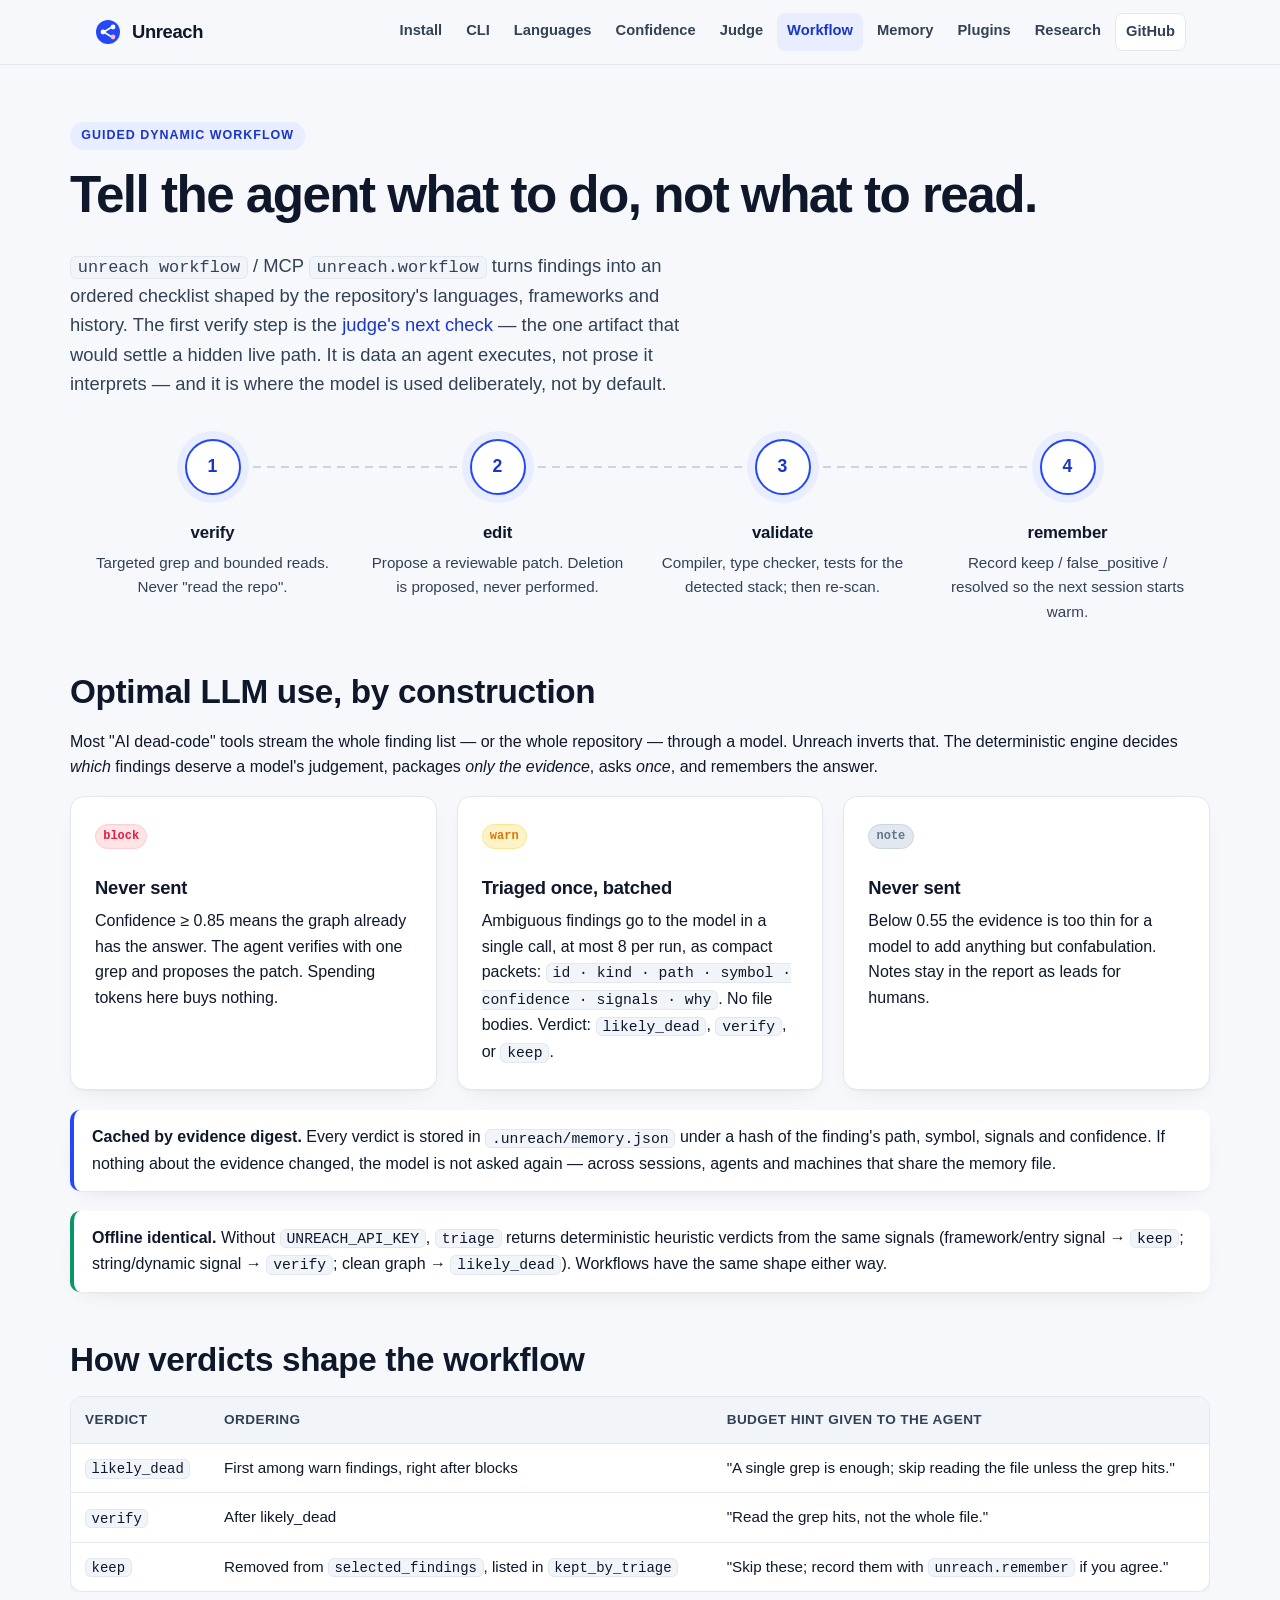
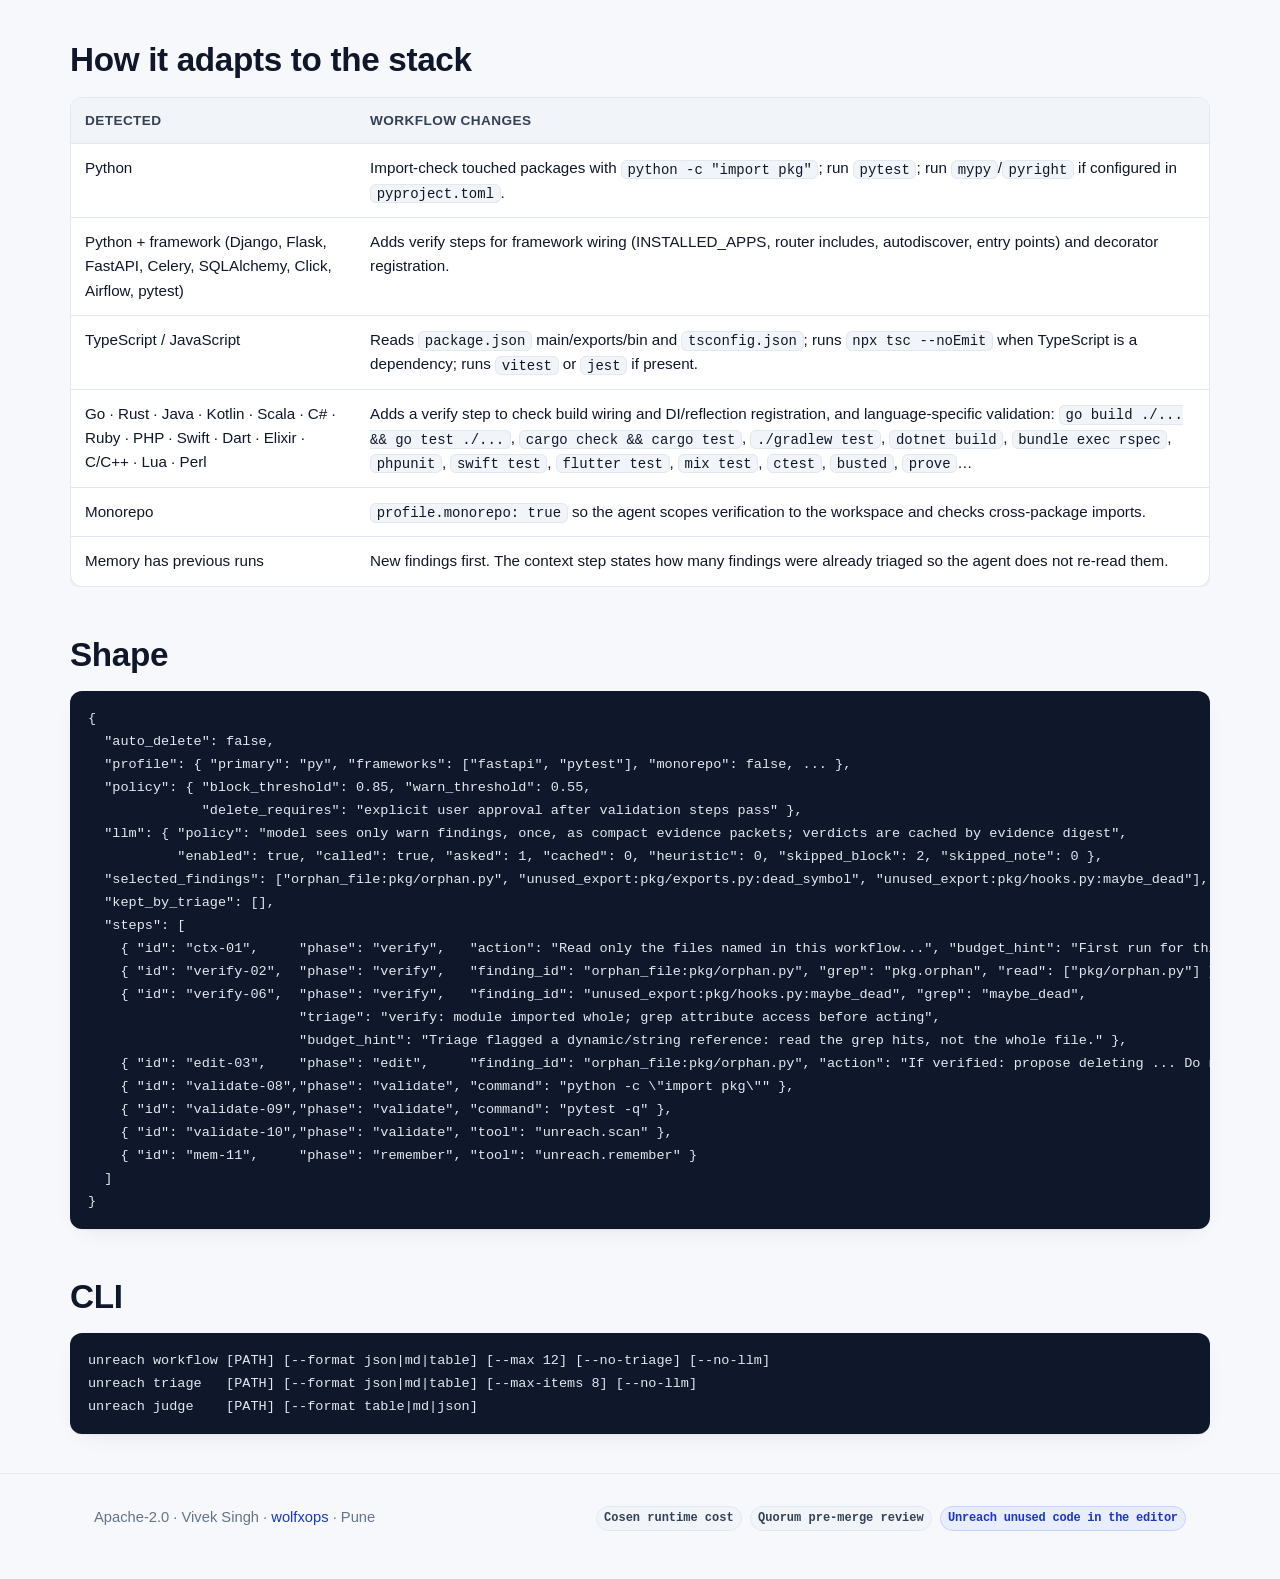
<file: docs/workflow.html>
<!DOCTYPE html>
<html lang="en">
<head>
  <meta charset="utf-8">
  <meta name="viewport" content="width=device-width, initial-scale=1">
  <title>Guided workflow &amp; LLM budget — Unreach</title>
  <meta name="description" content="How Unreach turns findings into a language-aware agent checklist and uses the LLM only for ambiguous findings, once, with cached verdicts.">
  <link rel="stylesheet" href="assets/style.css">
</head>
<body>
  <header class="site-header">
    <div class="container">
      <a class="brand" href="index.html"><svg class="mark" viewBox="0 0 28 28" aria-hidden="true"><circle cx="14" cy="14" r="12" fill="#2447f9"/><circle cx="9" cy="14" r="2.4" fill="#fff"/><circle cx="19" cy="9" r="2.4" fill="#fff"/><circle cx="19" cy="19" r="2.4" fill="#ffb4c0"/><path d="M11 13.2l5.6-3.4M11 14.8l5.6 3.4" stroke="#fff" stroke-width="1.6" stroke-linecap="round"/></svg>Unreach</a>
      <nav class="primary">
        <a href="install.html">Install</a>
        <a href="cli.html">CLI</a>
        <a href="languages.html">Languages</a>
        <a href="confidence.html">Confidence</a>
        <a href="judge.html">Judge</a>
        <a href="workflow.html" aria-current="page">Workflow</a>
        <a href="memory.html">Memory</a>
        <a href="plugins.html">Plugins</a>
        <a href="research.html">Research</a>
        <a class="gh" href="https://github.com/wolfxops/unreach">GitHub</a>
      </nav>
    </div>
  </header>

  <main class="container page prose">
    <span class="eyebrow reveal">Guided dynamic workflow</span>
    <h1 class="reveal d1">Tell the agent what to do, not what to read.</h1>
    <p class="lead reveal d2"><code>unreach workflow</code> / MCP <code>unreach.workflow</code> turns findings into an ordered checklist shaped by the repository's languages, frameworks and history. The first verify step is the <a href="judge.html">judge's next check</a> — the one artifact that would settle a hidden live path. It is data an agent executes, not prose it interprets — and it is where the model is used deliberately, not by default.</p>

    <div class="pipeline reveal d3" style="margin: 40px 0 16px">
      <div class="node"><div class="bubble">1</div><h3>verify</h3><p>Targeted grep and bounded reads. Never "read the repo".</p></div>
      <div class="node"><div class="bubble">2</div><h3>edit</h3><p>Propose a reviewable patch. Deletion is proposed, never performed.</p></div>
      <div class="node"><div class="bubble">3</div><h3>validate</h3><p>Compiler, type checker, tests for the detected stack; then re-scan.</p></div>
      <div class="node"><div class="bubble">4</div><h3>remember</h3><p>Record keep / false_positive / resolved so the next session starts warm.</p></div>
    </div>

    <h2>Optimal LLM use, by construction</h2>
    <p>Most "AI dead-code" tools stream the whole finding list — or the whole repository — through a model. Unreach inverts that. The deterministic engine decides <em>which</em> findings deserve a model's judgement, packages <em>only the evidence</em>, asks <em>once</em>, and remembers the answer.</p>
    <div class="grid cols-3">
      <article class="card">
        <span class="tag block">block</span>
        <h3>Never sent</h3>
        <p>Confidence ≥ 0.85 means the graph already has the answer. The agent verifies with one grep and proposes the patch. Spending tokens here buys nothing.</p>
      </article>
      <article class="card">
        <span class="tag warn">warn</span>
        <h3>Triaged once, batched</h3>
        <p>Ambiguous findings go to the model in a single call, at most 8 per run, as compact packets: <code>id · kind · path · symbol · confidence · signals · why</code>. No file bodies. Verdict: <code>likely_dead</code>, <code>verify</code>, or <code>keep</code>.</p>
      </article>
      <article class="card">
        <span class="tag note">note</span>
        <h3>Never sent</h3>
        <p>Below 0.55 the evidence is too thin for a model to add anything but confabulation. Notes stay in the report as leads for humans.</p>
      </article>
    </div>
    <div class="callout"><p><strong>Cached by evidence digest.</strong> Every verdict is stored in <code>.unreach/memory.json</code> under a hash of the finding's path, symbol, signals and confidence. If nothing about the evidence changed, the model is not asked again — across sessions, agents and machines that share the memory file.</p></div>
    <div class="callout ok"><p><strong>Offline identical.</strong> Without <code>UNREACH_API_KEY</code>, <code>triage</code> returns deterministic heuristic verdicts from the same signals (framework/entry signal → <code>keep</code>; string/dynamic signal → <code>verify</code>; clean graph → <code>likely_dead</code>). Workflows have the same shape either way.</p></div>

    <h2>How verdicts shape the workflow</h2>
    <div class="table-wrap"><table>
      <thead><tr><th>Verdict</th><th>Ordering</th><th>Budget hint given to the agent</th></tr></thead>
      <tbody>
        <tr><td><code>likely_dead</code></td><td>First among warn findings, right after blocks</td><td>"A single grep is enough; skip reading the file unless the grep hits."</td></tr>
        <tr><td><code>verify</code></td><td>After likely_dead</td><td>"Read the grep hits, not the whole file."</td></tr>
        <tr><td><code>keep</code></td><td>Removed from <code>selected_findings</code>, listed in <code>kept_by_triage</code></td><td>"Skip these; record them with <code>unreach.remember</code> if you agree."</td></tr>
      </tbody>
    </table></div>

    <h2>How it adapts to the stack</h2>
    <div class="table-wrap"><table>
      <thead><tr><th>Detected</th><th>Workflow changes</th></tr></thead>
      <tbody>
        <tr><td>Python</td><td>Import-check touched packages with <code>python -c "import pkg"</code>; run <code>pytest</code>; run <code>mypy</code>/<code>pyright</code> if configured in <code>pyproject.toml</code>.</td></tr>
        <tr><td>Python + framework (Django, Flask, FastAPI, Celery, SQLAlchemy, Click, Airflow, pytest)</td><td>Adds verify steps for framework wiring (INSTALLED_APPS, router includes, autodiscover, entry points) and decorator registration.</td></tr>
        <tr><td>TypeScript / JavaScript</td><td>Reads <code>package.json</code> main/exports/bin and <code>tsconfig.json</code>; runs <code>npx tsc --noEmit</code> when TypeScript is a dependency; runs <code>vitest</code> or <code>jest</code> if present.</td></tr>
        <tr><td>Go · Rust · Java · Kotlin · Scala · C# · Ruby · PHP · Swift · Dart · Elixir · C/C++ · Lua · Perl</td><td>Adds a verify step to check build wiring and DI/reflection registration, and language-specific validation: <code>go build ./... &amp;&amp; go test ./...</code>, <code>cargo check &amp;&amp; cargo test</code>, <code>./gradlew test</code>, <code>dotnet build</code>, <code>bundle exec rspec</code>, <code>phpunit</code>, <code>swift test</code>, <code>flutter test</code>, <code>mix test</code>, <code>ctest</code>, <code>busted</code>, <code>prove</code>…</td></tr>
        <tr><td>Monorepo</td><td><code>profile.monorepo: true</code> so the agent scopes verification to the workspace and checks cross-package imports.</td></tr>
        <tr><td>Memory has previous runs</td><td>New findings first. The context step states how many findings were already triaged so the agent does not re-read them.</td></tr>
      </tbody>
    </table></div>

    <h2>Shape</h2>
    <pre><code>{
  "auto_delete": false,
  "profile": { "primary": "py", "frameworks": ["fastapi", "pytest"], "monorepo": false, ... },
  "policy": { "block_threshold": 0.85, "warn_threshold": 0.55,
              "delete_requires": "explicit user approval after validation steps pass" },
  "llm": { "policy": "model sees only warn findings, once, as compact evidence packets; verdicts are cached by evidence digest",
           "enabled": true, "called": true, "asked": 1, "cached": 0, "heuristic": 0, "skipped_block": 2, "skipped_note": 0 },
  "selected_findings": ["orphan_file:pkg/orphan.py", "unused_export:pkg/exports.py:dead_symbol", "unused_export:pkg/hooks.py:maybe_dead"],
  "kept_by_triage": [],
  "steps": [
    { "id": "ctx-01",     "phase": "verify",   "action": "Read only the files named in this workflow...", "budget_hint": "First run for this repository; all findings are new." },
    { "id": "verify-02",  "phase": "verify",   "finding_id": "orphan_file:pkg/orphan.py", "grep": "pkg.orphan", "read": ["pkg/orphan.py"] },
    { "id": "verify-06",  "phase": "verify",   "finding_id": "unused_export:pkg/hooks.py:maybe_dead", "grep": "maybe_dead",
                          "triage": "verify: module imported whole; grep attribute access before acting",
                          "budget_hint": "Triage flagged a dynamic/string reference: read the grep hits, not the whole file." },
    { "id": "edit-03",    "phase": "edit",     "finding_id": "orphan_file:pkg/orphan.py", "action": "If verified: propose deleting ... Do not delete without user approval." },
    { "id": "validate-08","phase": "validate", "command": "python -c \"import pkg\"" },
    { "id": "validate-09","phase": "validate", "command": "pytest -q" },
    { "id": "validate-10","phase": "validate", "tool": "unreach.scan" },
    { "id": "mem-11",     "phase": "remember", "tool": "unreach.remember" }
  ]
}</code></pre>

    <h2>CLI</h2>
    <pre><code>unreach workflow [PATH] [--format json|md|table] [--max 12] [--no-triage] [--no-llm]
unreach triage   [PATH] [--format json|md|table] [--max-items 8] [--no-llm]
unreach judge    [PATH] [--format table|md|json]</code></pre>
  </main>

  <footer class="site-footer">
    <div class="container">
      <div>Apache-2.0 · Vivek Singh · <a href="https://x.com/wolfxops">wolfxops</a> · Pune</div>
      <div class="house"><span class="tag"><strong>Cosen</strong>&nbsp;runtime cost</span><span class="tag"><strong>Quorum</strong>&nbsp;pre-merge review</span><span class="tag brand"><strong>Unreach</strong>&nbsp;unused code in the editor</span></div>
    </div>
  </footer>
  <script src="assets/site.js" defer></script>
</body>
</html>
</file>
<file: docs/assets/style.css>
/* Unreach docs — light enterprise theme. Works without JavaScript. */

:root {
  --bg: #f6f8fb;
  --surface: #ffffff;
  --surface-2: #f1f4f9;
  --ink: #0f172a;
  --ink-2: #334155;
  --muted: #64748b;
  --line: #e2e8f0;
  --line-2: #cbd5e1;
  --brand: #2447f9;
  --brand-ink: #1a36c9;
  --brand-soft: #e8edff;
  --violet: #7c3aed;
  --ok: #059669;
  --ok-soft: #d1fae5;
  --warn: #d97706;
  --warn-soft: #fef3c7;
  --dead: #e11d48;
  --dead-soft: #ffe4e6;
  --note: #64748b;
  --note-soft: #e2e8f0;
  --radius: 14px;
  --shadow: 0 1px 2px rgba(15, 23, 42, .04), 0 8px 24px -12px rgba(15, 23, 42, .12);
  --shadow-lg: 0 2px 4px rgba(15, 23, 42, .04), 0 24px 48px -24px rgba(36, 71, 249, .25);
  --sans: Inter, -apple-system, BlinkMacSystemFont, "Segoe UI", Roboto, Helvetica, Arial, sans-serif;
  --mono: ui-monospace, SFMono-Regular, Menlo, Consolas, "Liberation Mono", monospace;
}

* { box-sizing: border-box; }
html { scroll-behavior: smooth; }
body {
  margin: 0;
  font-family: var(--sans);
  font-size: 16px;
  line-height: 1.6;
  color: var(--ink);
  background: var(--bg);
  -webkit-font-smoothing: antialiased;
}
a { color: var(--brand-ink); text-decoration: none; }
a:hover { text-decoration: underline; }
code, pre { font-family: var(--mono); font-size: .92em; }
code { background: var(--surface-2); border: 1px solid var(--line); border-radius: 6px; padding: .05em .4em; }
pre {
  background: #0f172a;
  color: #e2e8f0;
  border-radius: 12px;
  padding: 16px 18px;
  overflow-x: auto;
  line-height: 1.55;
  box-shadow: var(--shadow);
}
pre code { background: none; border: 0; padding: 0; color: inherit; }
h1, h2, h3, h4 { line-height: 1.2; letter-spacing: -.01em; margin: 0 0 .5em; }
h1 { font-size: clamp(2.2rem, 4vw, 3.4rem); font-weight: 800; letter-spacing: -.03em; }
h2 { font-size: clamp(1.5rem, 2.6vw, 2.1rem); font-weight: 750; }
h3 { font-size: 1.15rem; font-weight: 700; }
p { margin: 0 0 1em; }
.lead { font-size: 1.15rem; color: var(--ink-2); max-width: 62ch; }
.muted { color: var(--muted); }
.small { font-size: .9rem; }
.eyebrow {
  display: inline-block;
  font-size: .78rem;
  font-weight: 700;
  letter-spacing: .08em;
  text-transform: uppercase;
  color: var(--brand-ink);
  background: var(--brand-soft);
  border-radius: 999px;
  padding: .3em .9em;
  margin-bottom: 14px;
}
.container { max-width: 1140px; margin: 0 auto; padding: 0 24px; }
section { padding: 72px 0; }
section.tight { padding: 40px 0; }
.section-head { max-width: 720px; margin-bottom: 36px; }
.section-head p { color: var(--ink-2); font-size: 1.05rem; }

/* header */
.site-header {
  position: sticky; top: 0; z-index: 20;
  background: rgba(246, 248, 251, .85);
  backdrop-filter: saturate(160%) blur(12px);
  border-bottom: 1px solid var(--line);
}
.site-header .container { display: flex; align-items: center; justify-content: space-between; height: 64px; gap: 16px; }
.brand { display: flex; align-items: center; gap: 10px; font-weight: 800; letter-spacing: -.02em; color: var(--ink); font-size: 1.15rem; }
.brand:hover { text-decoration: none; }
.brand .mark { width: 28px; height: 28px; }
nav.primary { display: flex; gap: 4px; flex-wrap: wrap; justify-content: flex-end; }
nav.primary a { color: var(--ink-2); font-weight: 600; font-size: .92rem; padding: 6px 10px; border-radius: 8px; }
nav.primary a:hover { background: var(--surface-2); text-decoration: none; color: var(--ink); }
nav.primary a[aria-current="page"] { color: var(--brand-ink); background: var(--brand-soft); }
nav.primary .gh { border: 1px solid var(--line); background: var(--surface); }

/* buttons */
.btn {
  display: inline-flex; align-items: center; gap: 8px;
  font-weight: 700; padding: 12px 20px; border-radius: 10px;
  border: 1px solid transparent; transition: transform .15s ease, box-shadow .15s ease, background .15s ease;
}
.btn:hover { text-decoration: none; transform: translateY(-1px); }
.btn.primary { background: var(--brand); color: #fff; box-shadow: 0 8px 20px -10px rgba(36, 71, 249, .7); }
.btn.primary:hover { background: var(--brand-ink); }
.btn.ghost { background: var(--surface); color: var(--ink); border-color: var(--line-2); }
.btn.ghost:hover { border-color: var(--ink-2); }
.btn-row { display: flex; gap: 12px; flex-wrap: wrap; margin: 24px 0 8px; }

/* hero */
.hero { position: relative; overflow: hidden; padding: 84px 0 64px; }
.hero::before {
  content: ""; position: absolute; inset: -40% -20% auto -20%; height: 140%; z-index: -1;
  background:
    radial-gradient(60% 50% at 20% 20%, rgba(36, 71, 249, .16), transparent 60%),
    radial-gradient(50% 40% at 85% 10%, rgba(124, 58, 237, .14), transparent 60%),
    radial-gradient(40% 40% at 70% 80%, rgba(5, 150, 105, .10), transparent 60%);
  animation: drift 18s ease-in-out infinite alternate;
}
.hero-grid { display: grid; grid-template-columns: 1.05fr .95fr; gap: 48px; align-items: center; }
.hero h1 span { background: linear-gradient(90deg, var(--brand), var(--violet)); -webkit-background-clip: text; background-clip: text; color: transparent; }
.hero .lead { font-size: 1.25rem; }
.hero-art { background: var(--surface); border: 1px solid var(--line); border-radius: 20px; box-shadow: var(--shadow-lg); padding: 18px; }
.hero-art svg { width: 100%; height: auto; display: block; }
.trust { display: flex; gap: 18px; flex-wrap: wrap; margin-top: 22px; color: var(--muted); font-size: .9rem; }
.trust span::before { content: "✓"; color: var(--ok); font-weight: 800; margin-right: 6px; }

/* stats */
.stats { display: grid; grid-template-columns: repeat(4, 1fr); gap: 16px; }
.stat { background: var(--surface); border: 1px solid var(--line); border-radius: var(--radius); padding: 20px 22px; box-shadow: var(--shadow); }
.stat b { display: block; font-size: 2rem; font-weight: 800; letter-spacing: -.03em; color: var(--ink); }
.stat span { color: var(--muted); font-size: .92rem; }

/* cards */
.grid { display: grid; gap: 20px; }
.grid.cols-3 { grid-template-columns: repeat(3, 1fr); }
.grid.cols-2 { grid-template-columns: repeat(2, 1fr); }
.grid.cols-4 { grid-template-columns: repeat(4, 1fr); }
.card {
  background: var(--surface); border: 1px solid var(--line); border-radius: var(--radius);
  padding: 24px; box-shadow: var(--shadow); transition: transform .2s ease, box-shadow .2s ease, border-color .2s ease;
}
.card:hover { transform: translateY(-3px); box-shadow: var(--shadow-lg); border-color: #d6ddff; }
.card h3 { margin-top: 10px; }
.card p:last-child { margin-bottom: 0; }
.card .icon { width: 44px; height: 44px; border-radius: 12px; display: grid; place-items: center; background: var(--brand-soft); color: var(--brand-ink); }
.card .icon svg { width: 24px; height: 24px; }
.card.pain .icon { background: var(--dead-soft); color: var(--dead); }
.card.fix .icon { background: var(--ok-soft); color: var(--ok); }
.card.mem .icon { background: #ede9fe; color: var(--violet); }
.card .more { display: inline-block; margin-top: 12px; font-weight: 700; }
.card .more::after { content: " →"; }

/* pipeline infographic */
.pipeline { display: grid; grid-template-columns: repeat(4, 1fr); gap: 0; position: relative; counter-reset: step; }
.pipeline.cols-5 { grid-template-columns: repeat(5, 1fr); }
.pipeline .node { position: relative; padding: 0 14px; }
.pipeline .node .bubble {
  width: 56px; height: 56px; border-radius: 50%; display: grid; place-items: center; margin: 0 auto 16px;
  background: var(--surface); border: 2px solid var(--brand); color: var(--brand-ink); font-weight: 800; font-size: 1.1rem;
  box-shadow: 0 0 0 8px var(--brand-soft);
}
.pipeline .node::before {
  content: ""; position: absolute; top: 27px; left: calc(50% + 40px); right: calc(-50% + 40px); height: 2px;
  background: repeating-linear-gradient(90deg, var(--line-2) 0 8px, transparent 8px 14px);
  background-size: 14px 2px;
  animation: dash 1.2s linear infinite;
}
.pipeline .node:last-child::before { display: none; }
.pipeline .node h3 { text-align: center; font-size: 1.05rem; }
.pipeline .node p { text-align: center; color: var(--ink-2); font-size: .95rem; margin: 0; }
.pipeline .node .tag { display: block; text-align: center; margin-top: 8px; }

/* tags & badges */
.tag { display: inline-block; font-size: .75rem; font-weight: 700; padding: .15em .6em; border-radius: 999px; border: 1px solid var(--line); background: var(--surface-2); color: var(--ink-2); font-family: var(--mono); }
.tag.block { background: var(--dead-soft); color: var(--dead); border-color: #fecdd3; }
.tag.warn { background: var(--warn-soft); color: var(--warn); border-color: #fde68a; }
.tag.note { background: var(--note-soft); color: var(--note); border-color: var(--line-2); }
.tag.ok { background: var(--ok-soft); color: var(--ok); border-color: #a7f3d0; }
.tag.brand { background: var(--brand-soft); color: var(--brand-ink); border-color: #c7d2fe; }

/* two-column feature */
.feature { display: grid; grid-template-columns: 1fr 1fr; gap: 48px; align-items: center; }
.feature.flip > :first-child { order: 2; }
.feature .art { background: var(--surface); border: 1px solid var(--line); border-radius: var(--radius); box-shadow: var(--shadow); padding: 22px; }
.feature .art svg { width: 100%; height: auto; display: block; }
.feature ul { padding-left: 20px; color: var(--ink-2); }
.feature li { margin-bottom: 6px; }

/* confidence gauge */
.gauge { position: relative; }
.gauge .needle { transform-origin: 160px 150px; animation: needle 1.6s cubic-bezier(.2, .8, .2, 1) forwards; }
.legend { display: flex; gap: 14px; flex-wrap: wrap; margin-top: 10px; font-size: .9rem; color: var(--ink-2); }
.legend i { display: inline-block; width: 12px; height: 12px; border-radius: 3px; vertical-align: -1px; margin-right: 6px; }

/* bar chart */
.bars { display: grid; gap: 14px; }
.bar { display: grid; grid-template-columns: 170px 1fr 70px; align-items: center; gap: 12px; font-size: .95rem; }
.bar .track { height: 18px; background: var(--surface-2); border-radius: 999px; overflow: hidden; border: 1px solid var(--line); }
.bar .fill { height: 100%; border-radius: 999px; background: linear-gradient(90deg, var(--brand), var(--violet)); width: var(--w); animation: grow 1.4s cubic-bezier(.2, .8, .2, 1) both; transform-origin: left; }
.bar .fill.ok { background: linear-gradient(90deg, var(--ok), #34d399); }
.bar b { font-variant-numeric: tabular-nums; text-align: right; }

/* language grid */
.langs { display: grid; grid-template-columns: repeat(4, 1fr); gap: 12px; }
.lang { display: flex; align-items: center; justify-content: space-between; gap: 10px; background: var(--surface); border: 1px solid var(--line); border-radius: 12px; padding: 12px 14px; box-shadow: var(--shadow); }
.lang strong { font-size: .98rem; }
.lang small { display: block; color: var(--muted); font-size: .78rem; }

/* tables */
table { width: 100%; border-collapse: separate; border-spacing: 0; background: var(--surface); border: 1px solid var(--line); border-radius: 12px; overflow: hidden; box-shadow: var(--shadow); font-size: .95rem; }
th, td { text-align: left; padding: 12px 14px; border-bottom: 1px solid var(--line); vertical-align: top; }
th { background: var(--surface-2); font-weight: 700; color: var(--ink-2); font-size: .85rem; letter-spacing: .03em; text-transform: uppercase; }
tr:last-child td { border-bottom: 0; }
.table-wrap { overflow-x: auto; }

/* callouts */
.callout { border-left: 4px solid var(--brand); background: var(--surface); border-radius: 10px; padding: 14px 18px; box-shadow: var(--shadow); margin: 20px 0; }
.callout.ok { border-color: var(--ok); }
.callout.warn { border-color: var(--warn); }
.callout p:last-child { margin: 0; }

/* steps list */
.steps { list-style: none; padding: 0; margin: 0; display: grid; gap: 14px; }
.steps li { display: grid; grid-template-columns: 40px 1fr; gap: 14px; background: var(--surface); border: 1px solid var(--line); border-radius: 12px; padding: 16px; box-shadow: var(--shadow); }
.steps .n { width: 36px; height: 36px; border-radius: 10px; display: grid; place-items: center; background: var(--brand-soft); color: var(--brand-ink); font-weight: 800; }
.steps h4 { margin: 2px 0 4px; font-size: 1rem; }
.steps p { margin: 0; color: var(--ink-2); font-size: .95rem; }

/* prose page */
.page { padding: 56px 0 24px; }
.page .lead { margin-bottom: 8px; }
.prose h2 { margin-top: 48px; }
.prose h3 { margin-top: 28px; }
.prose ul { color: var(--ink-2); }

/* CTA */
.cta { background: linear-gradient(135deg, #0f172a, #1e2a5a 60%, #2447f9); color: #fff; border-radius: 24px; padding: 48px; display: grid; grid-template-columns: 1.2fr .8fr; gap: 32px; align-items: center; box-shadow: var(--shadow-lg); }
.cta h2 { color: #fff; }
.cta p { color: #cbd5e1; }
.cta pre { background: rgba(255, 255, 255, .06); border: 1px solid rgba(255, 255, 255, .12); box-shadow: none; }
.cta .btn.ghost { background: rgba(255, 255, 255, .1); color: #fff; border-color: rgba(255, 255, 255, .25); }

/* footer */
.site-footer { border-top: 1px solid var(--line); padding: 32px 0 48px; color: var(--muted); font-size: .92rem; }
.site-footer .container { display: flex; justify-content: space-between; gap: 16px; flex-wrap: wrap; }
.site-footer .house { display: flex; gap: 8px; flex-wrap: wrap; }

/* reveal animations (enhanced when JS is present; always visible without) */
.reveal { animation: rise .7s cubic-bezier(.2, .8, .2, 1) both; }
.reveal.d1 { animation-delay: .08s; }
.reveal.d2 { animation-delay: .16s; }
.reveal.d3 { animation-delay: .24s; }
.reveal.d4 { animation-delay: .32s; }
.js .reveal { animation: none; opacity: 0; transform: translateY(18px); transition: opacity .7s cubic-bezier(.2, .8, .2, 1), transform .7s cubic-bezier(.2, .8, .2, 1); }
.js .reveal.d1 { transition-delay: .08s; }
.js .reveal.d2 { transition-delay: .16s; }
.js .reveal.d3 { transition-delay: .24s; }
.js .reveal.d4 { transition-delay: .32s; }
.js .reveal.in { opacity: 1; transform: none; }

/* SVG animation hooks */
.pulse { animation: pulse 2.2s ease-in-out infinite; transform-box: fill-box; transform-origin: center; }
.pulse.slow { animation-duration: 3.4s; }
.draw { stroke-dasharray: 260; stroke-dashoffset: 260; animation: draw 1.8s ease-out forwards; }
.draw.d1 { animation-delay: .3s; }
.draw.d2 { animation-delay: .6s; }
.draw.d3 { animation-delay: .9s; }
.flow { stroke-dasharray: 6 8; animation: flow 1.4s linear infinite; }
.blink { animation: blink 2.6s ease-in-out infinite; }

@keyframes rise { from { opacity: 0; transform: translateY(18px); } to { opacity: 1; transform: none; } }
@keyframes drift { from { transform: translate3d(0, 0, 0) scale(1); } to { transform: translate3d(-3%, 2%, 0) scale(1.06); } }
@keyframes dash { to { background-position: 14px 0; } }
@keyframes pulse { 0%, 100% { opacity: .55; transform: scale(1); } 50% { opacity: 1; transform: scale(1.12); } }
@keyframes draw { to { stroke-dashoffset: 0; } }
@keyframes flow { to { stroke-dashoffset: -28; } }
@keyframes blink { 0%, 100% { opacity: .35; } 50% { opacity: 1; } }
@keyframes grow { from { transform: scaleX(0); } to { transform: scaleX(1); } }
@keyframes needle { from { transform: rotate(-90deg); } to { transform: rotate(75.6deg); } }

@media (prefers-reduced-motion: reduce) {
  *, *::before, *::after { animation: none !important; transition: none !important; }
  .js .reveal { opacity: 1; transform: none; }
}

@media (max-width: 960px) {
  .hero-grid, .feature, .cta { grid-template-columns: 1fr; }
  .feature.flip > :first-child { order: 0; }
  .stats, .grid.cols-4, .langs { grid-template-columns: repeat(2, 1fr); }
  .grid.cols-3 { grid-template-columns: 1fr; }
  .pipeline { grid-template-columns: 1fr 1fr; row-gap: 32px; }
  .pipeline .node:nth-child(2)::before { display: none; }
}
@media (max-width: 600px) {
  .stats, .grid.cols-2, .grid.cols-4, .langs, .pipeline { grid-template-columns: 1fr; }
  .pipeline .node::before { display: none; }
  .bar { grid-template-columns: 1fr; gap: 6px; }
  .bar b { text-align: left; }
  section { padding: 48px 0; }
  .cta { padding: 28px; }
  nav.primary a { padding: 6px 8px; font-size: .85rem; }
}
</file>
